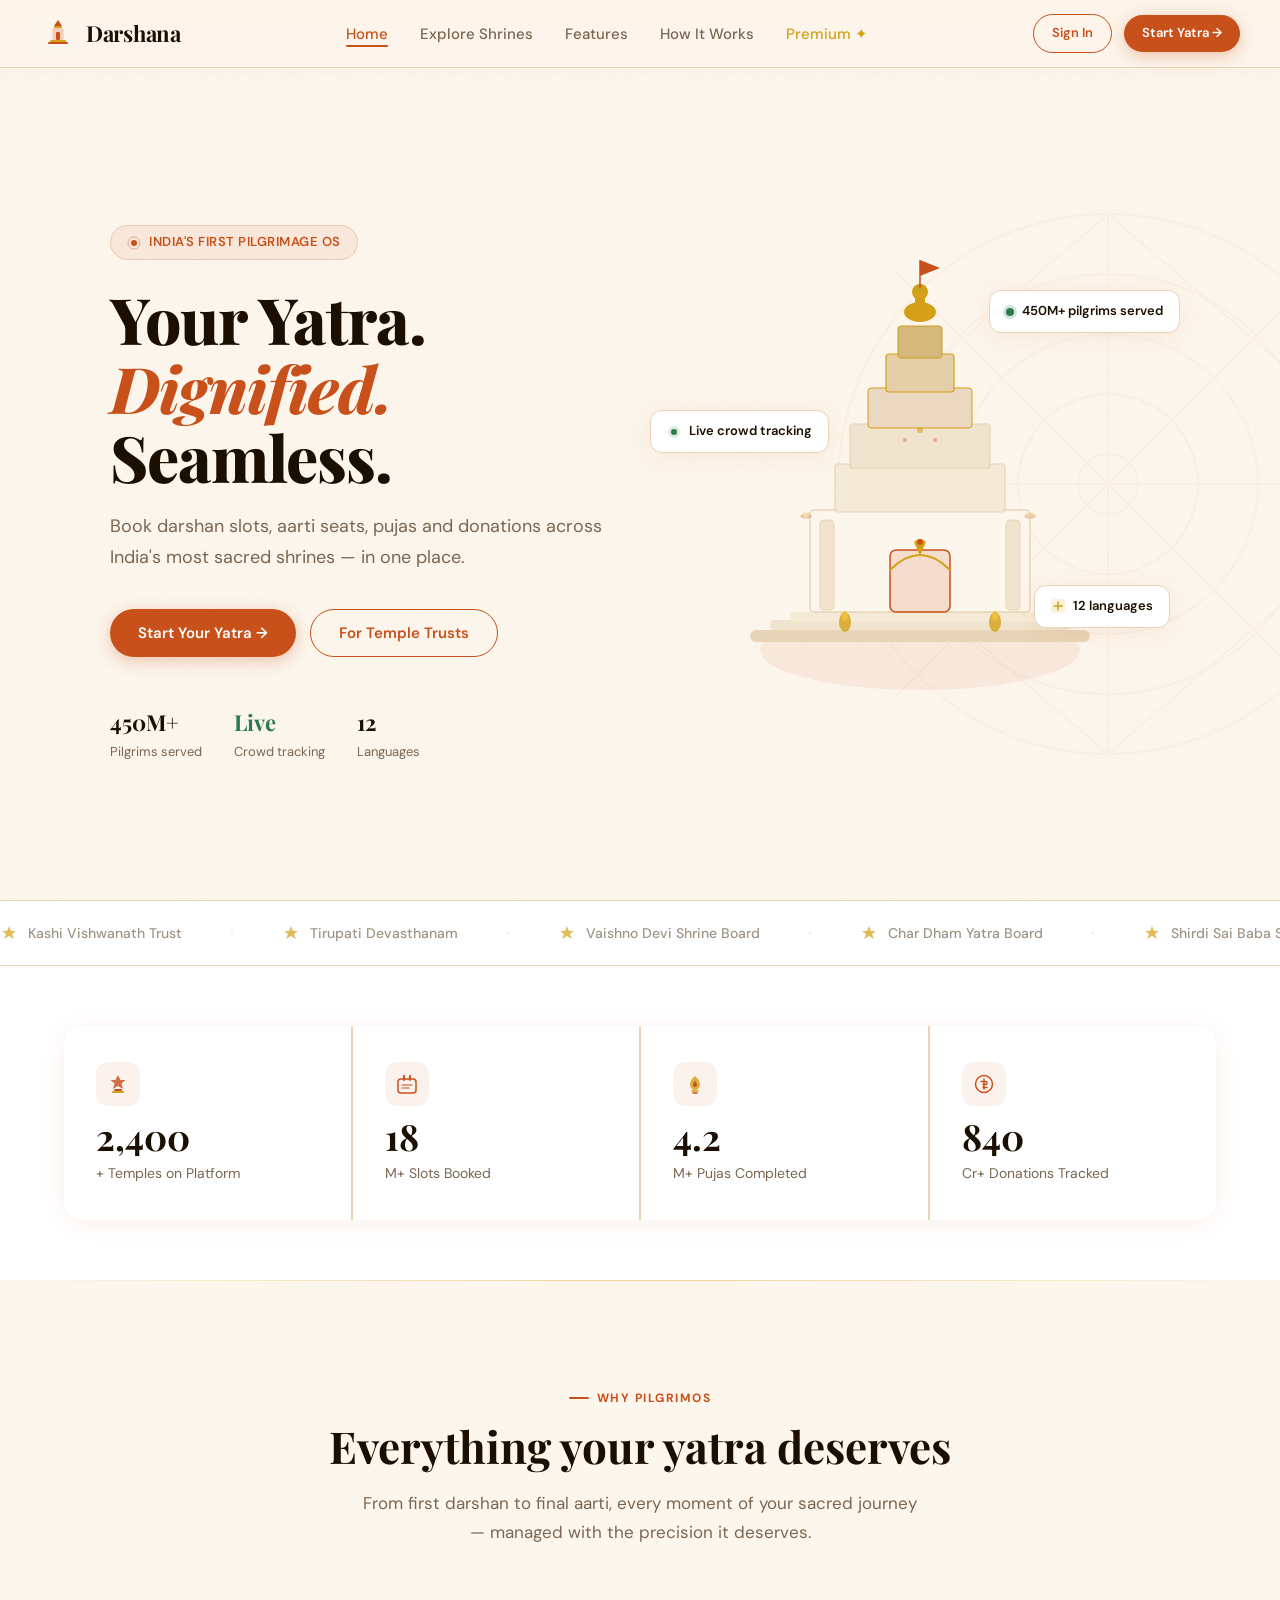
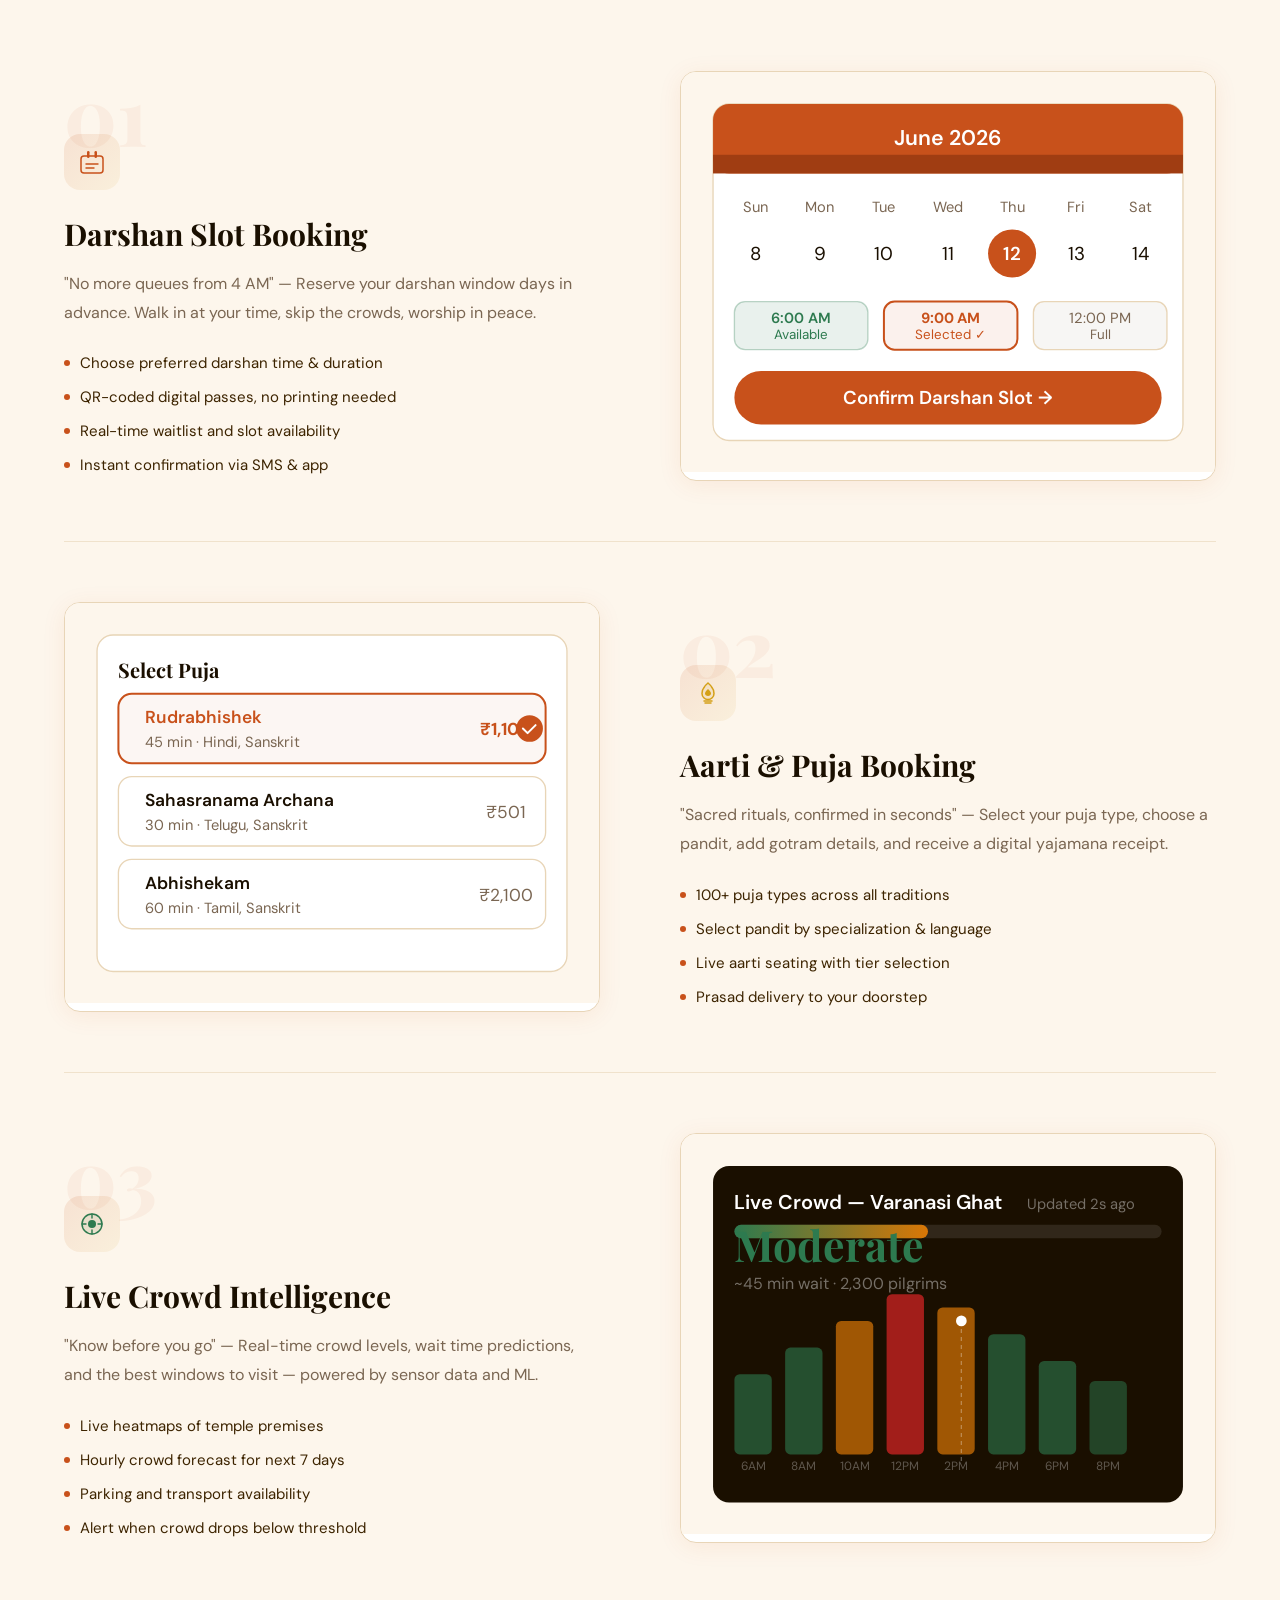
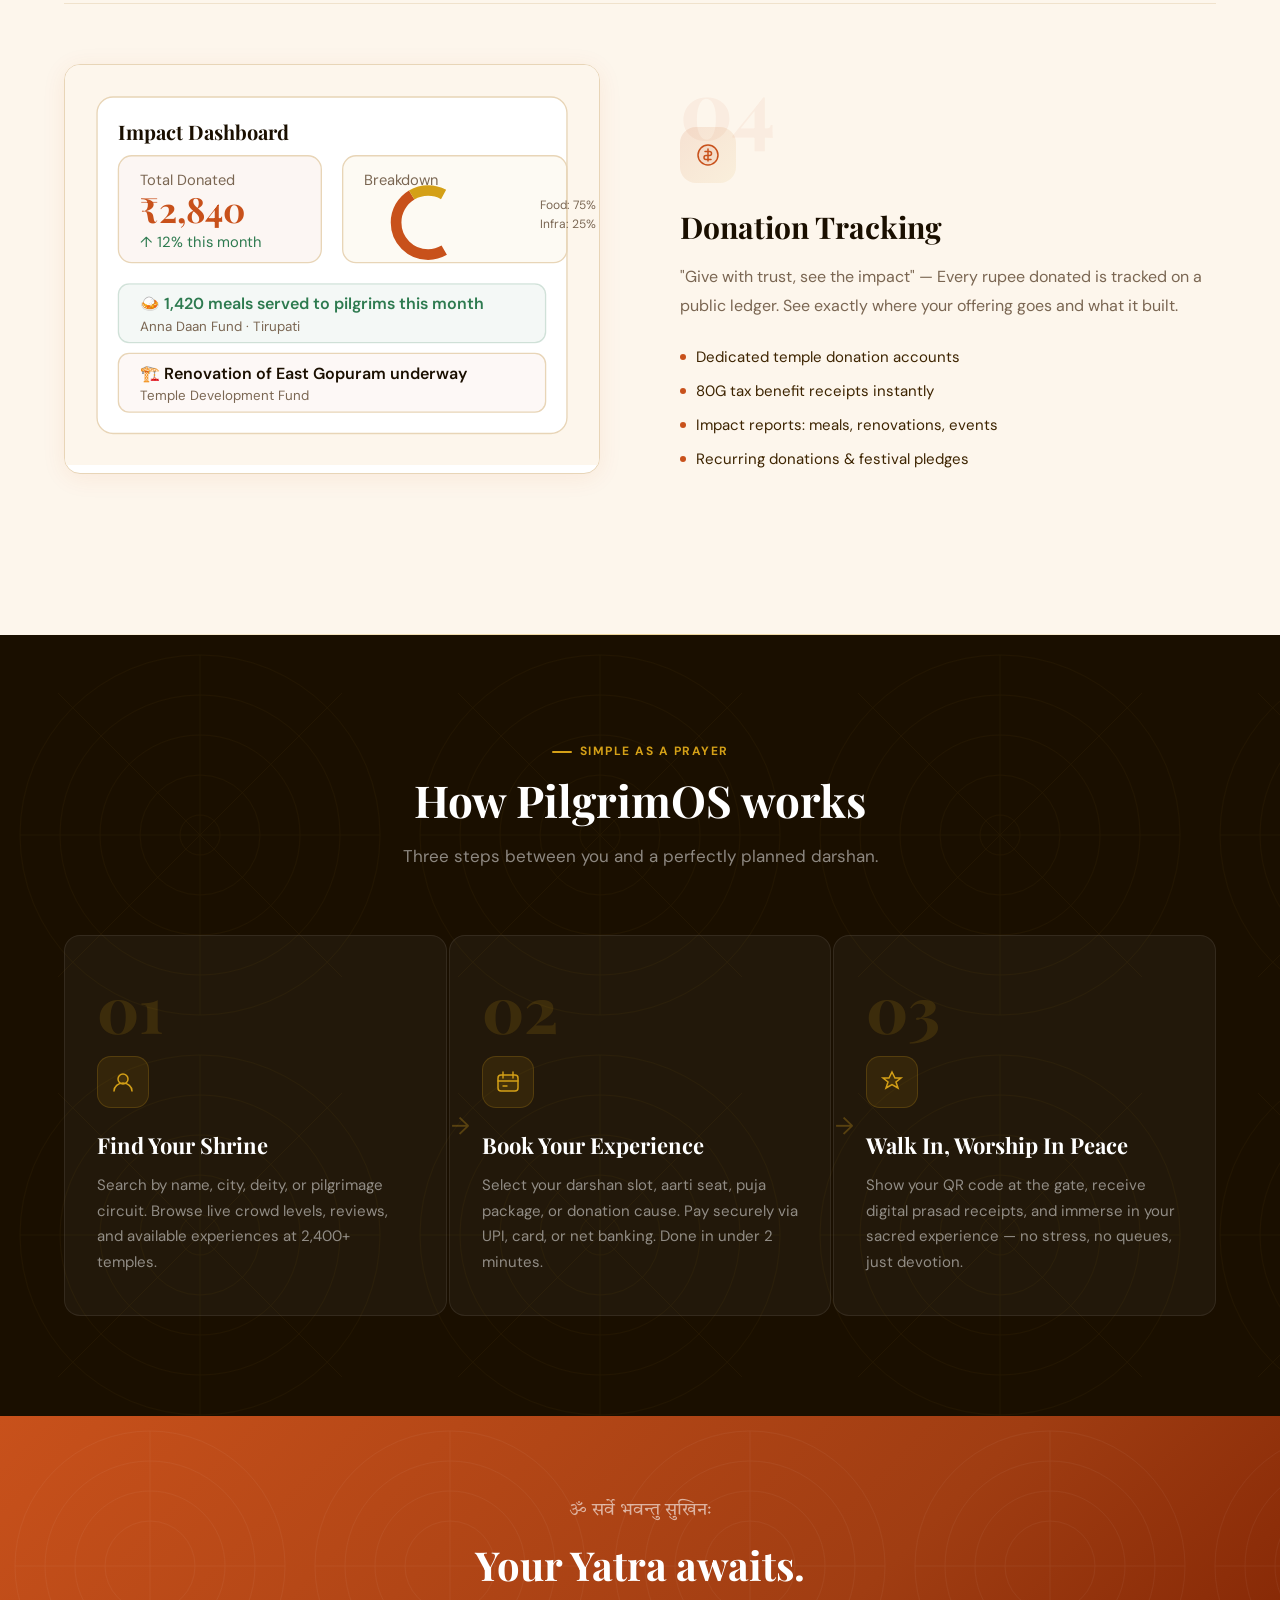
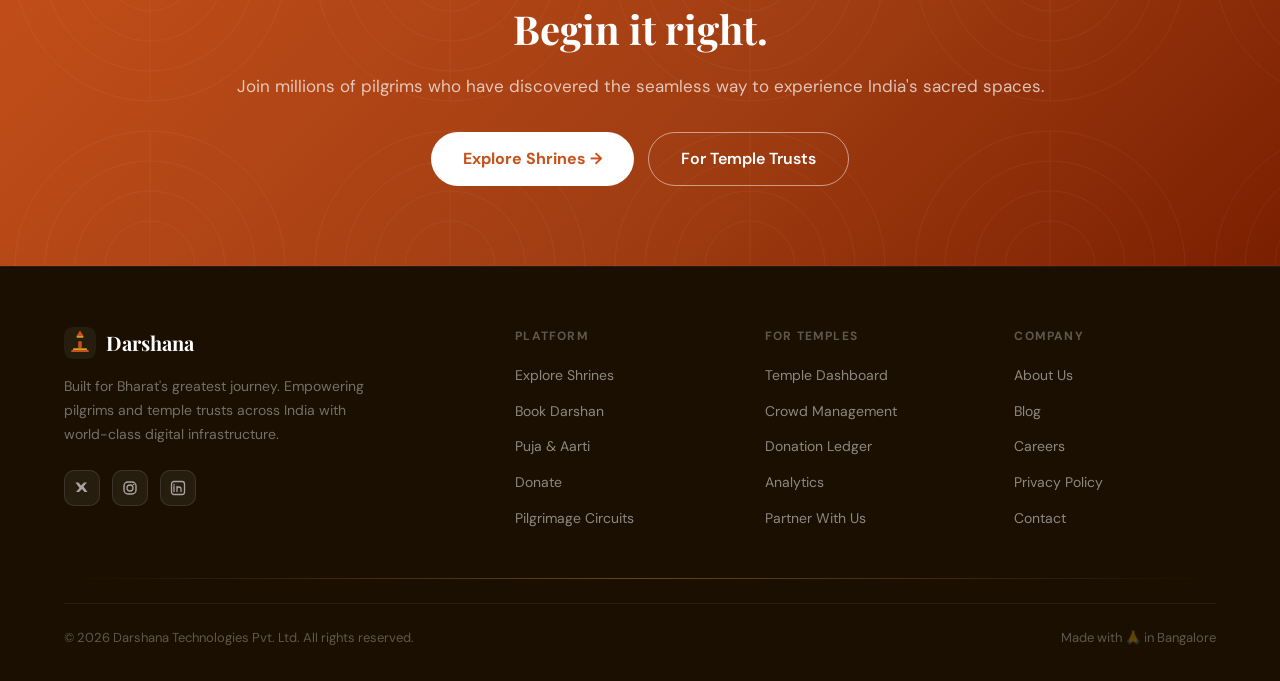
<file: index.html>
<!DOCTYPE html>
<html lang="en">
<head>
  <meta charset="UTF-8" />
  <meta name="viewport" content="width=device-width, initial-scale=1.0" />
  <title>Darshana — Your Yatra, Dignified & Seamless</title>
  <meta name="description" content="Book darshan slots, aarti seats, pujas and donations across India's most sacred shrines — in one place. Darshana: The premium pilgrimage platform for Bharat." />
  <link rel="stylesheet" href="styles.css" />
  <link rel="icon" href="data:image/svg+xml,<svg xmlns='http://www.w3.org/2000/svg' viewBox='0 0 32 32'><text y='26' font-size='28'>🛕</text></svg>" />
</head>
<body>

<!-- Hero gradient bar -->
<div class="hero-gradient-bar"></div>

<!-- ============================================================
     NAVBAR
============================================================ -->
<nav class="navbar" id="navbar">
  <div class="navbar-inner">
    <a href="index.html" class="nav-logo">
      <svg class="nav-logo-icon" viewBox="0 0 36 36" fill="none" xmlns="http://www.w3.org/2000/svg">
        <rect width="36" height="36" rx="10" fill="#FDF6EC"/>
        <path d="M18 4L22 10H14L18 4Z" fill="#C8511B"/>
        <rect x="14" y="10" width="8" height="2" rx="1" fill="#D4A017"/>
        <rect x="12" y="12" width="12" height="12" rx="2" fill="#C8511B" opacity="0.15"/>
        <path d="M13 12h10v12H13z" fill="#C8511B" opacity="0.1"/>
        <rect x="16" y="16" width="4" height="8" rx="1" fill="#C8511B"/>
        <rect x="10" y="24" width="16" height="2" rx="1" fill="#D4A017"/>
        <rect x="8" y="26" width="20" height="2" rx="1" fill="#C8511B"/>
      </svg>
      <span class="nav-logo-text">Darshana</span>
    </a>

    <ul class="nav-links">
      <li><a href="index.html" class="active">Home</a></li>
      <li><a href="explore.html">Explore Shrines</a></li>
      <li><a href="#features">Features</a></li>
      <li><a href="#how-it-works">How It Works</a></li>
      <li><a href="subscription.html" style="color: #D4A017;">Premium ✦</a></li>
    </ul>

    <div class="nav-actions">
      <a href="#" class="btn btn-ghost btn-sm" onclick="return false;">Sign In</a>
      <a href="explore.html" class="btn btn-primary btn-sm">Start Yatra →</a>
    </div>
  </div>
</nav>

<!-- ============================================================
     HERO
============================================================ -->
<section class="hero mandala-bg" id="hero">
  <div class="noise-overlay"></div>
  <div class="container">
    <div class="hero-grid">
      <!-- Left: Content -->
      <div class="hero-content">
        <div class="hero-eyebrow">
          <svg width="14" height="14" viewBox="0 0 14 14" fill="none">
            <circle cx="7" cy="7" r="3" fill="#C8511B"/>
            <circle cx="7" cy="7" r="6" stroke="#C8511B" stroke-width="1" fill="none" opacity="0.4"/>
          </svg>
          India's First Pilgrimage OS
        </div>
        <h1 class="hero-title">
          Your Yatra.<br/>
          <span class="highlight">Dignified.</span><br/>
          Seamless.
        </h1>
        <p class="hero-sub">
          Book darshan slots, aarti seats, pujas and donations across India's most sacred shrines — in one place.
        </p>
        <div class="hero-cta-group">
          <a href="explore.html" class="btn btn-primary" id="hero-cta-primary">
            Start Your Yatra &rarr;
          </a>
          <a href="#" class="btn btn-ghost" id="hero-cta-temple" onclick="return false;">
            For Temple Trusts
          </a>
        </div>
        <div class="hero-stats-row">
          <div class="hero-stat">
            <span class="hero-stat-num">450M+</span>
            <span class="hero-stat-label">Pilgrims served</span>
          </div>
          <div class="hero-stat">
            <span class="hero-stat-num" style="color:var(--success);">Live</span>
            <span class="hero-stat-label">Crowd tracking</span>
          </div>
          <div class="hero-stat">
            <span class="hero-stat-num">12</span>
            <span class="hero-stat-label">Languages</span>
          </div>
        </div>
      </div>

      <!-- Right: Shrine Visual -->
      <div class="hero-visual">
        <div class="shrine-illustration" style="position:relative;">
          <!-- Shrine SVG -->
          <svg viewBox="0 0 460 520" fill="none" xmlns="http://www.w3.org/2000/svg">
            <!-- Background glow -->
            <ellipse cx="230" cy="420" rx="160" ry="40" fill="rgba(200,81,27,0.08)"/>
            <!-- Ground -->
            <rect x="60" y="400" width="340" height="12" rx="6" fill="#E8D5B7"/>
            <!-- Steps -->
            <rect x="80" y="390" width="300" height="10" rx="4" fill="#F0E4CE"/>
            <rect x="100" y="382" width="260" height="10" rx="4" fill="#F5EAD5"/>
            <!-- Main structure -->
            <rect x="120" y="280" width="220" height="102" rx="4" fill="#FDF6EC" stroke="#E8D5B7" stroke-width="1.5"/>
            <!-- Pillar decorations -->
            <rect x="130" y="290" width="14" height="90" rx="4" fill="#F0E4CE" stroke="#E8D5B7" stroke-width="1"/>
            <rect x="316" y="290" width="14" height="90" rx="4" fill="#F0E4CE" stroke="#E8D5B7" stroke-width="1"/>
            <!-- Door -->
            <rect x="200" y="320" width="60" height="62" rx="6" fill="#C8511B" opacity="0.15"/>
            <rect x="200" y="320" width="60" height="62" rx="6" stroke="#C8511B" stroke-width="1.5" fill="none"/>
            <!-- Door arch -->
            <path d="M200 340 Q230 310 260 340" stroke="#D4A017" stroke-width="2" fill="none"/>
            <!-- Bell -->
            <path d="M230 326 L224 312 Q230 306 236 312 Z" fill="#D4A017"/>
            <circle cx="230" cy="312" r="3" fill="#C8511B"/>
            <!-- Shikhara tiers -->
            <rect x="145" y="234" width="170" height="48" rx="3" fill="#F5EAD5" stroke="#E8D5B7" stroke-width="1.2"/>
            <rect x="160" y="194" width="140" height="44" rx="3" fill="#F0E4CE" stroke="#E8D5B7" stroke-width="1.2"/>
            <rect x="178" y="158" width="104" height="40" rx="3" fill="#EAD9C0" stroke="#D4A017" stroke-width="1"/>
            <rect x="196" y="124" width="68" height="38" rx="3" fill="#E4CFA8" stroke="#D4A017" stroke-width="1.2"/>
            <rect x="208" y="96" width="44" height="32" rx="3" fill="#D4B87C" stroke="#C8A020" stroke-width="1"/>
            <!-- Kalash -->
            <ellipse cx="230" cy="82" rx="16" ry="10" fill="#D4A017"/>
            <rect x="225" y="66" width="10" height="18" rx="3" fill="#D4A017"/>
            <circle cx="230" cy="62" r="8" fill="#D4A017"/>
            <circle cx="230" cy="58" r="4" fill="#C8A020"/>
            <!-- Flag -->
            <line x1="230" y1="30" x2="230" y2="58" stroke="#C8511B" stroke-width="1.5"/>
            <path d="M230 30 L250 38 L230 46 Z" fill="#C8511B"/>
            <!-- Decorative dots on shikhara -->
            <circle cx="230" cy="200" r="3" fill="#D4A017" opacity="0.6"/>
            <circle cx="215" cy="210" r="2" fill="#C8511B" opacity="0.4"/>
            <circle cx="245" cy="210" r="2" fill="#C8511B" opacity="0.4"/>
            <!-- Lamp flames -->
            <ellipse cx="155" cy="392" rx="6" ry="10" fill="#D4A017" opacity="0.8"/>
            <ellipse cx="155" cy="386" rx="3" ry="5" fill="#F0C040" opacity="0.9"/>
            <ellipse cx="305" cy="392" rx="6" ry="10" fill="#D4A017" opacity="0.8"/>
            <ellipse cx="305" cy="386" rx="3" ry="5" fill="#F0C040" opacity="0.9"/>
            <!-- Lotus decorations -->
            <g opacity="0.3" transform="translate(106, 278)">
              <path d="M10 10 Q7 4 4 8 Q7 12 10 10Z" fill="#C8511B"/>
              <path d="M10 10 Q13 4 16 8 Q13 12 10 10Z" fill="#C8511B"/>
              <path d="M10 10 Q4 7 8 4 Q12 7 10 10Z" fill="#D4A017"/>
              <path d="M10 10 Q16 7 12 4 Q8 7 10 10Z" fill="#D4A017"/>
            </g>
            <g opacity="0.3" transform="translate(330, 278)">
              <path d="M10 10 Q7 4 4 8 Q7 12 10 10Z" fill="#C8511B"/>
              <path d="M10 10 Q13 4 16 8 Q13 12 10 10Z" fill="#C8511B"/>
              <path d="M10 10 Q4 7 8 4 Q12 7 10 10Z" fill="#D4A017"/>
              <path d="M10 10 Q16 7 12 4 Q8 7 10 10Z" fill="#D4A017"/>
            </g>
          </svg>

          <!-- Floating chips -->
          <div class="floating-chip" style="top: 60px; right: -30px;">
            <span class="chip-dot"></span>
            450M+ pilgrims served
          </div>
          <div class="floating-chip" style="top: 180px; left: -40px;">
            <svg width="14" height="14" viewBox="0 0 14 14" fill="none">
              <circle cx="7" cy="7" r="6" fill="rgba(45,122,79,0.15)"/>
              <circle cx="7" cy="7" r="3" fill="#2D7A4F"/>
            </svg>
            Live crowd tracking
          </div>
          <div class="floating-chip" style="bottom: 130px; right: -20px;">
            <svg width="14" height="14" viewBox="0 0 14 14" fill="none">
              <rect width="14" height="14" rx="4" fill="rgba(212,160,23,0.15)"/>
              <path d="M3 7h8M7 3v8" stroke="#D4A017" stroke-width="1.5" stroke-linecap="round"/>
            </svg>
            12 languages
          </div>
        </div>
      </div>
    </div>
  </div>
</section>

<!-- ============================================================
     TRUST BAR
============================================================ -->
<div class="trust-bar">
  <div class="marquee-track" id="marquee">
    <!-- Items duplicated for seamless loop -->
    <div class="trust-item">
      <svg width="18" height="18" viewBox="0 0 18 18" fill="none"><path d="M9 2L11 7H16L12 10L14 15L9 12L4 15L6 10L2 7H7L9 2Z" fill="#D4A017"/></svg>
      Kashi Vishwanath Trust
    </div>
    <span class="trust-sep">·</span>
    <div class="trust-item">
      <svg width="18" height="18" viewBox="0 0 18 18" fill="none"><path d="M9 2L11 7H16L12 10L14 15L9 12L4 15L6 10L2 7H7L9 2Z" fill="#D4A017"/></svg>
      Tirupati Devasthanam
    </div>
    <span class="trust-sep">·</span>
    <div class="trust-item">
      <svg width="18" height="18" viewBox="0 0 18 18" fill="none"><path d="M9 2L11 7H16L12 10L14 15L9 12L4 15L6 10L2 7H7L9 2Z" fill="#D4A017"/></svg>
      Vaishno Devi Shrine Board
    </div>
    <span class="trust-sep">·</span>
    <div class="trust-item">
      <svg width="18" height="18" viewBox="0 0 18 18" fill="none"><path d="M9 2L11 7H16L12 10L14 15L9 12L4 15L6 10L2 7H7L9 2Z" fill="#D4A017"/></svg>
      Char Dham Yatra Board
    </div>
    <span class="trust-sep">·</span>
    <div class="trust-item">
      <svg width="18" height="18" viewBox="0 0 18 18" fill="none"><path d="M9 2L11 7H16L12 10L14 15L9 12L4 15L6 10L2 7H7L9 2Z" fill="#D4A017"/></svg>
      Shirdi Sai Baba Sansthan
    </div>
    <span class="trust-sep">·</span>
    <div class="trust-item">
      <svg width="18" height="18" viewBox="0 0 18 18" fill="none"><path d="M9 2L11 7H16L12 10L14 15L9 12L4 15L6 10L2 7H7L9 2Z" fill="#D4A017"/></svg>
      Puri Jagannath Temple
    </div>
    <span class="trust-sep">·</span>
    <!-- Duplicate for seamless loop -->
    <div class="trust-item">
      <svg width="18" height="18" viewBox="0 0 18 18" fill="none"><path d="M9 2L11 7H16L12 10L14 15L9 12L4 15L6 10L2 7H7L9 2Z" fill="#D4A017"/></svg>
      Kashi Vishwanath Trust
    </div>
    <span class="trust-sep">·</span>
    <div class="trust-item">
      <svg width="18" height="18" viewBox="0 0 18 18" fill="none"><path d="M9 2L11 7H16L12 10L14 15L9 12L4 15L6 10L2 7H7L9 2Z" fill="#D4A017"/></svg>
      Tirupati Devasthanam
    </div>
    <span class="trust-sep">·</span>
    <div class="trust-item">
      <svg width="18" height="18" viewBox="0 0 18 18" fill="none"><path d="M9 2L11 7H16L12 10L14 15L9 12L4 15L6 10L2 7H7L9 2Z" fill="#D4A017"/></svg>
      Vaishno Devi Shrine Board
    </div>
    <span class="trust-sep">·</span>
    <div class="trust-item">
      <svg width="18" height="18" viewBox="0 0 18 18" fill="none"><path d="M9 2L11 7H16L12 10L14 15L9 12L4 15L6 10L2 7H7L9 2Z" fill="#D4A017"/></svg>
      Char Dham Yatra Board
    </div>
    <span class="trust-sep">·</span>
    <div class="trust-item">
      <svg width="18" height="18" viewBox="0 0 18 18" fill="none"><path d="M9 2L11 7H16L12 10L14 15L9 12L4 15L6 10L2 7H7L9 2Z" fill="#D4A017"/></svg>
      Shirdi Sai Baba Sansthan
    </div>
    <span class="trust-sep">·</span>
    <div class="trust-item">
      <svg width="18" height="18" viewBox="0 0 18 18" fill="none"><path d="M9 2L11 7H16L12 10L14 15L9 12L4 15L6 10L2 7H7L9 2Z" fill="#D4A017"/></svg>
      Puri Jagannath Temple
    </div>
  </div>
</div>

<!-- ============================================================
     STATS ROW
============================================================ -->
<section class="stats-section">
  <div class="container">
    <div class="stats-grid">
      <div class="stat-card fade-up">
        <div class="stat-icon">
          <svg width="22" height="22" viewBox="0 0 22 22" fill="none">
            <path d="M11 2L13.5 7H18.5L14.5 10.5L16 16L11 13L6 16L7.5 10.5L3.5 7H8.5L11 2Z" fill="#C8511B" opacity="0.8"/>
            <rect x="7" y="16" width="8" height="2" rx="1" fill="#C8511B"/>
            <rect x="5" y="18" width="12" height="2" rx="1" fill="#D4A017"/>
          </svg>
        </div>
        <div class="stat-number" data-count="2400">0</div>
        <div class="stat-label">+ Temples on Platform</div>
      </div>
      <div class="stat-card fade-up">
        <div class="stat-icon">
          <svg width="22" height="22" viewBox="0 0 22 22" fill="none">
            <rect x="2" y="6" width="18" height="14" rx="3" stroke="#C8511B" stroke-width="1.5" fill="none"/>
            <rect x="7" y="2" width="2" height="6" rx="1" fill="#C8511B"/>
            <rect x="13" y="2" width="2" height="6" rx="1" fill="#C8511B"/>
            <path d="M6 12h10M6 15h7" stroke="#C8511B" stroke-width="1.2" stroke-linecap="round"/>
          </svg>
        </div>
        <div class="stat-number" data-count="18">0</div>
        <div class="stat-label">M+ Slots Booked</div>
      </div>
      <div class="stat-card fade-up">
        <div class="stat-icon">
          <svg width="22" height="22" viewBox="0 0 22 22" fill="none">
            <path d="M11 3C11 3 6 7 6 11.5C6 14.5 8.2 17 11 17C13.8 17 16 14.5 16 11.5C16 7 11 3 11 3Z" fill="#D4A017" opacity="0.8"/>
            <path d="M11 8C11 8 9 10 9 12C9 13.1 9.9 14 11 14C12.1 14 13 13.1 13 12C13 10 11 8 11 8Z" fill="#C8511B"/>
            <path d="M8 18h6" stroke="#D4A017" stroke-width="1.5" stroke-linecap="round"/>
            <path d="M9 20h4" stroke="#C8511B" stroke-width="1.5" stroke-linecap="round"/>
          </svg>
        </div>
        <div class="stat-number" data-count="4.2">0</div>
        <div class="stat-label">M+ Pujas Completed</div>
      </div>
      <div class="stat-card fade-up">
        <div class="stat-icon">
          <svg width="22" height="22" viewBox="0 0 22 22" fill="none">
            <circle cx="11" cy="11" r="8.5" stroke="#C8511B" stroke-width="1.5" fill="none"/>
            <path d="M11 6v10M8 8.5h4.5a1.5 1.5 0 010 3H9.5a1.5 1.5 0 010 3H14" stroke="#C8511B" stroke-width="1.4" stroke-linecap="round"/>
          </svg>
        </div>
        <div class="stat-number" data-count="840">0</div>
        <div class="stat-label">Cr+ Donations Tracked</div>
      </div>
    </div>
  </div>
</section>

<div class="gold-divider"></div>

<!-- ============================================================
     FEATURES
============================================================ -->
<section class="features-section" id="features">
  <div class="container">
    <div style="text-align:center; margin-bottom:64px;" class="fade-up">
      <div class="section-label">Why PilgrimOS</div>
      <h2 class="section-title">Everything your yatra deserves</h2>
      <p class="section-sub" style="margin: 0 auto;">From first darshan to final aarti, every moment of your sacred journey — managed with the precision it deserves.</p>
    </div>

    <!-- Feature 1 -->
    <div class="feature-block fade-up">
      <div class="feature-content">
        <div class="feature-number">01</div>
        <div class="feature-icon-wrap">
          <svg width="28" height="28" viewBox="0 0 28 28" fill="none">
            <rect x="3" y="8" width="22" height="17" rx="3" stroke="#C8511B" stroke-width="1.5" fill="none"/>
            <rect x="9" y="3" width="2.5" height="7" rx="1.25" fill="#C8511B"/>
            <rect x="16.5" y="3" width="2.5" height="7" rx="1.25" fill="#C8511B"/>
            <path d="M8 16h12M8 20h8" stroke="#C8511B" stroke-width="1.4" stroke-linecap="round"/>
          </svg>
        </div>
        <h3 class="feature-title">Darshan Slot Booking</h3>
        <p class="feature-desc">"No more queues from 4 AM" — Reserve your darshan window days in advance. Walk in at your time, skip the crowds, worship in peace.</p>
        <ul class="feature-bullets">
          <li><span class="bullet-dot"></span>Choose preferred darshan time & duration</li>
          <li><span class="bullet-dot"></span>QR-coded digital passes, no printing needed</li>
          <li><span class="bullet-dot"></span>Real-time waitlist and slot availability</li>
          <li><span class="bullet-dot"></span>Instant confirmation via SMS & app</li>
        </ul>
      </div>
      <div class="feature-visual">
        <svg viewBox="0 0 400 300" fill="none" xmlns="http://www.w3.org/2000/svg" style="width:100%;">
          <rect width="400" height="300" fill="#FDF6EC"/>
          <rect x="24" y="24" width="352" height="252" rx="12" fill="white" stroke="#E8D5B7" stroke-width="1"/>
          <!-- Calendar header -->
          <rect x="24" y="24" width="352" height="52" rx="12" fill="#C8511B"/>
          <rect x="24" y="62" width="352" height="14" fill="#A03D12"/>
          <text x="200" y="55" text-anchor="middle" fill="white" font-size="16" font-family="DM Sans, sans-serif" font-weight="600">June 2026</text>
          <!-- Calendar days -->
          <text x="56" y="105" text-anchor="middle" fill="#7A6652" font-size="11" font-family="DM Sans">Sun</text>
          <text x="104" y="105" text-anchor="middle" fill="#7A6652" font-size="11" font-family="DM Sans">Mon</text>
          <text x="152" y="105" text-anchor="middle" fill="#7A6652" font-size="11" font-family="DM Sans">Tue</text>
          <text x="200" y="105" text-anchor="middle" fill="#7A6652" font-size="11" font-family="DM Sans">Wed</text>
          <text x="248" y="105" text-anchor="middle" fill="#7A6652" font-size="11" font-family="DM Sans">Thu</text>
          <text x="296" y="105" text-anchor="middle" fill="#7A6652" font-size="11" font-family="DM Sans">Fri</text>
          <text x="344" y="105" text-anchor="middle" fill="#7A6652" font-size="11" font-family="DM Sans">Sat</text>
          <!-- Date cells -->
          <circle cx="248" cy="136" r="18" fill="#C8511B"/>
          <text x="248" y="141" text-anchor="middle" fill="white" font-size="14" font-family="DM Sans" font-weight="600">12</text>
          <text x="56" y="141" text-anchor="middle" fill="#1A0F00" font-size="14" font-family="DM Sans">8</text>
          <text x="104" y="141" text-anchor="middle" fill="#1A0F00" font-size="14" font-family="DM Sans">9</text>
          <text x="152" y="141" text-anchor="middle" fill="#1A0F00" font-size="14" font-family="DM Sans">10</text>
          <text x="200" y="141" text-anchor="middle" fill="#1A0F00" font-size="14" font-family="DM Sans">11</text>
          <text x="296" y="141" text-anchor="middle" fill="#1A0F00" font-size="14" font-family="DM Sans">13</text>
          <text x="344" y="141" text-anchor="middle" fill="#1A0F00" font-size="14" font-family="DM Sans">14</text>
          <!-- Time slots -->
          <rect x="40" y="172" width="100" height="36" rx="8" fill="rgba(45,122,79,0.1)" stroke="rgba(45,122,79,0.3)" stroke-width="1"/>
          <text x="90" y="188" text-anchor="middle" fill="#2D7A4F" font-size="11" font-family="DM Sans" font-weight="600">6:00 AM</text>
          <text x="90" y="200" text-anchor="middle" fill="#2D7A4F" font-size="10" font-family="DM Sans">Available</text>
          <rect x="152" y="172" width="100" height="36" rx="8" fill="rgba(200,81,27,0.08)" stroke="#C8511B" stroke-width="1.5"/>
          <text x="202" y="188" text-anchor="middle" fill="#C8511B" font-size="11" font-family="DM Sans" font-weight="700">9:00 AM</text>
          <text x="202" y="200" text-anchor="middle" fill="#C8511B" font-size="10" font-family="DM Sans">Selected ✓</text>
          <rect x="264" y="172" width="100" height="36" rx="8" fill="rgba(120,96,72,0.06)" stroke="#E8D5B7" stroke-width="1"/>
          <text x="314" y="188" text-anchor="middle" fill="#7A6652" font-size="11" font-family="DM Sans">12:00 PM</text>
          <text x="314" y="200" text-anchor="middle" fill="#7A6652" font-size="10" font-family="DM Sans">Full</text>
          <!-- Book button -->
          <rect x="40" y="224" width="320" height="40" rx="20" fill="#C8511B"/>
          <text x="200" y="249" text-anchor="middle" fill="white" font-size="14" font-family="DM Sans" font-weight="600">Confirm Darshan Slot →</text>
        </svg>
      </div>
    </div>

    <!-- Feature 2 -->
    <div class="feature-block reverse fade-up">
      <div class="feature-content">
        <div class="feature-number">02</div>
        <div class="feature-icon-wrap">
          <svg width="28" height="28" viewBox="0 0 28 28" fill="none">
            <path d="M14 4C14 4 8 9 8 14.5C8 17.9 10.7 20.5 14 20.5C17.3 20.5 20 17.9 20 14.5C20 9 14 4 14 4Z" stroke="#D4A017" stroke-width="1.5" fill="rgba(212,160,23,0.1)"/>
            <path d="M14 10C14 10 11 12.5 11 14.5C11 16 12.3 17 14 17C15.7 17 17 16 17 14.5C17 12.5 14 10 14 10Z" fill="#D4A017"/>
            <path d="M10 22h8M11 24h6" stroke="#D4A017" stroke-width="1.5" stroke-linecap="round"/>
          </svg>
        </div>
        <h3 class="feature-title">Aarti & Puja Booking</h3>
        <p class="feature-desc">"Sacred rituals, confirmed in seconds" — Select your puja type, choose a pandit, add gotram details, and receive a digital yajamana receipt.</p>
        <ul class="feature-bullets">
          <li><span class="bullet-dot"></span>100+ puja types across all traditions</li>
          <li><span class="bullet-dot"></span>Select pandit by specialization & language</li>
          <li><span class="bullet-dot"></span>Live aarti seating with tier selection</li>
          <li><span class="bullet-dot"></span>Prasad delivery to your doorstep</li>
        </ul>
      </div>
      <div class="feature-visual">
        <svg viewBox="0 0 400 300" fill="none" xmlns="http://www.w3.org/2000/svg" style="width:100%;">
          <rect width="400" height="300" fill="#FDF6EC"/>
          <rect x="24" y="24" width="352" height="252" rx="12" fill="white" stroke="#E8D5B7"/>
          <!-- Puja list -->
          <text x="40" y="56" fill="#1A0F00" font-size="15" font-family="Playfair Display, serif" font-weight="700">Select Puja</text>
          <!-- Puja items -->
          <rect x="40" y="68" width="320" height="52" rx="10" fill="rgba(200,81,27,0.05)" stroke="#C8511B" stroke-width="1.5"/>
          <text x="60" y="90" fill="#C8511B" font-size="13" font-family="DM Sans" font-weight="600">Rudrabhishek</text>
          <text x="60" y="108" fill="#7A6652" font-size="11" font-family="DM Sans">45 min · Hindi, Sanskrit</text>
          <text x="330" y="99" text-anchor="middle" fill="#C8511B" font-size="13" font-family="DM Sans" font-weight="700">₹1,100</text>
          <rect x="40" y="130" width="320" height="52" rx="10" fill="white" stroke="#E8D5B7"/>
          <text x="60" y="152" fill="#1A0F00" font-size="13" font-family="DM Sans" font-weight="600">Sahasranama Archana</text>
          <text x="60" y="170" fill="#7A6652" font-size="11" font-family="DM Sans">30 min · Telugu, Sanskrit</text>
          <text x="330" y="161" text-anchor="middle" fill="#7A6652" font-size="13" font-family="DM Sans">₹501</text>
          <rect x="40" y="192" width="320" height="52" rx="10" fill="white" stroke="#E8D5B7"/>
          <text x="60" y="214" fill="#1A0F00" font-size="13" font-family="DM Sans" font-weight="600">Abhishekam</text>
          <text x="60" y="232" fill="#7A6652" font-size="11" font-family="DM Sans">60 min · Tamil, Sanskrit</text>
          <text x="330" y="223" text-anchor="middle" fill="#7A6652" font-size="13" font-family="DM Sans">₹2,100</text>
          <!-- Check mark on selected -->
          <circle cx="348" cy="94" r="10" fill="#C8511B"/>
          <path d="M343 94l3.5 3.5 6-6" stroke="white" stroke-width="1.5" stroke-linecap="round" stroke-linejoin="round"/>
        </svg>
      </div>
    </div>

    <!-- Feature 3 -->
    <div class="feature-block fade-up">
      <div class="feature-content">
        <div class="feature-number">03</div>
        <div class="feature-icon-wrap">
          <svg width="28" height="28" viewBox="0 0 28 28" fill="none">
            <circle cx="14" cy="14" r="10" stroke="#2D7A4F" stroke-width="1.5" fill="rgba(45,122,79,0.08)"/>
            <circle cx="14" cy="14" r="4" fill="#2D7A4F"/>
            <path d="M14 4v4M14 20v4M4 14h4M20 14h4" stroke="#2D7A4F" stroke-width="1.4" stroke-linecap="round"/>
          </svg>
        </div>
        <h3 class="feature-title">Live Crowd Intelligence</h3>
        <p class="feature-desc">"Know before you go" — Real-time crowd levels, wait time predictions, and the best windows to visit — powered by sensor data and ML.</p>
        <ul class="feature-bullets">
          <li><span class="bullet-dot"></span>Live heatmaps of temple premises</li>
          <li><span class="bullet-dot"></span>Hourly crowd forecast for next 7 days</li>
          <li><span class="bullet-dot"></span>Parking and transport availability</li>
          <li><span class="bullet-dot"></span>Alert when crowd drops below threshold</li>
        </ul>
      </div>
      <div class="feature-visual">
        <svg viewBox="0 0 400 300" fill="none" xmlns="http://www.w3.org/2000/svg" style="width:100%;">
          <rect width="400" height="300" fill="#FDF6EC"/>
          <rect x="24" y="24" width="352" height="252" rx="12" fill="#1A0F00"/>
          <text x="40" y="56" fill="white" font-size="15" font-family="DM Sans" font-weight="600">Live Crowd — Varanasi Ghat</text>
          <text x="340" y="56" text-anchor="end" fill="rgba(255,255,255,0.4)" font-size="11" font-family="DM Sans">Updated 2s ago</text>
          <!-- Heat bar -->
          <rect x="40" y="68" width="320" height="10" rx="5" fill="rgba(255,255,255,0.1)"/>
          <rect x="40" y="68" width="145" height="10" rx="5" fill="url(#crowdGrad)"/>
          <defs>
            <linearGradient id="crowdGrad" x1="0" y1="0" x2="1" y2="0">
              <stop offset="0%" stop-color="#2D7A4F"/>
              <stop offset="100%" stop-color="#D97706"/>
            </linearGradient>
          </defs>
          <text x="40" y="96" fill="#2D7A4F" font-size="32" font-family="Playfair Display, serif" font-weight="700">Moderate</text>
          <text x="40" y="116" fill="rgba(255,255,255,0.4)" font-size="12" font-family="DM Sans">~45 min wait · 2,300 pilgrims</text>
          <!-- Chart bars -->
          <rect x="40" y="180" width="28" height="60" rx="4" fill="rgba(45,122,79,0.6)"/>
          <rect x="78" y="160" width="28" height="80" rx="4" fill="rgba(45,122,79,0.6)"/>
          <rect x="116" y="140" width="28" height="100" rx="4" fill="rgba(217,119,6,0.7)"/>
          <rect x="154" y="120" width="28" height="120" rx="4" fill="rgba(220,38,38,0.7)"/>
          <rect x="192" y="130" width="28" height="110" rx="4" fill="rgba(217,119,6,0.7)"/>
          <rect x="230" y="150" width="28" height="90" rx="4" fill="rgba(45,122,79,0.6)"/>
          <rect x="268" y="170" width="28" height="70" rx="4" fill="rgba(45,122,79,0.6)"/>
          <rect x="306" y="185" width="28" height="55" rx="4" fill="rgba(45,122,79,0.5)"/>
          <!-- Labels -->
          <text x="54" y="252" text-anchor="middle" fill="rgba(255,255,255,0.3)" font-size="9" font-family="DM Sans">6AM</text>
          <text x="92" y="252" text-anchor="middle" fill="rgba(255,255,255,0.3)" font-size="9" font-family="DM Sans">8AM</text>
          <text x="130" y="252" text-anchor="middle" fill="rgba(255,255,255,0.3)" font-size="9" font-family="DM Sans">10AM</text>
          <text x="168" y="252" text-anchor="middle" fill="rgba(255,255,255,0.3)" font-size="9" font-family="DM Sans">12PM</text>
          <text x="206" y="252" text-anchor="middle" fill="rgba(255,255,255,0.3)" font-size="9" font-family="DM Sans">2PM</text>
          <text x="244" y="252" text-anchor="middle" fill="rgba(255,255,255,0.3)" font-size="9" font-family="DM Sans">4PM</text>
          <text x="282" y="252" text-anchor="middle" fill="rgba(255,255,255,0.3)" font-size="9" font-family="DM Sans">6PM</text>
          <text x="320" y="252" text-anchor="middle" fill="rgba(255,255,255,0.3)" font-size="9" font-family="DM Sans">8PM</text>
          <!-- Current indicator -->
          <line x1="210" y1="140" x2="210" y2="245" stroke="white" stroke-width="1" stroke-dasharray="3,3" opacity="0.3"/>
          <circle cx="210" cy="140" r="4" fill="white"/>
        </svg>
      </div>
    </div>

    <!-- Feature 4 -->
    <div class="feature-block reverse fade-up">
      <div class="feature-content">
        <div class="feature-number">04</div>
        <div class="feature-icon-wrap">
          <svg width="28" height="28" viewBox="0 0 28 28" fill="none">
            <circle cx="14" cy="14" r="10" stroke="#C8511B" stroke-width="1.5" fill="rgba(200,81,27,0.08)"/>
            <path d="M14 8v12M11 10.5h4.5a2 2 0 010 4H12a2 2 0 000 4H17" stroke="#C8511B" stroke-width="1.5" stroke-linecap="round"/>
          </svg>
        </div>
        <h3 class="feature-title">Donation Tracking</h3>
        <p class="feature-desc">"Give with trust, see the impact" — Every rupee donated is tracked on a public ledger. See exactly where your offering goes and what it built.</p>
        <ul class="feature-bullets">
          <li><span class="bullet-dot"></span>Dedicated temple donation accounts</li>
          <li><span class="bullet-dot"></span>80G tax benefit receipts instantly</li>
          <li><span class="bullet-dot"></span>Impact reports: meals, renovations, events</li>
          <li><span class="bullet-dot"></span>Recurring donations & festival pledges</li>
        </ul>
      </div>
      <div class="feature-visual">
        <svg viewBox="0 0 400 300" fill="none" xmlns="http://www.w3.org/2000/svg" style="width:100%;">
          <rect width="400" height="300" fill="#FDF6EC"/>
          <rect x="24" y="24" width="352" height="252" rx="12" fill="white" stroke="#E8D5B7"/>
          <text x="40" y="56" fill="#1A0F00" font-size="15" font-family="Playfair Display, serif" font-weight="700">Impact Dashboard</text>
          <!-- Amount raised -->
          <rect x="40" y="68" width="152" height="80" rx="10" fill="rgba(200,81,27,0.05)" stroke="#E8D5B7"/>
          <text x="56" y="90" fill="#7A6652" font-size="11" font-family="DM Sans">Total Donated</text>
          <text x="56" y="118" fill="#C8511B" font-size="26" font-family="Playfair Display, serif" font-weight="700">₹2,840</text>
          <text x="56" y="136" fill="#2D7A4F" font-size="11" font-family="DM Sans">↑ 12% this month</text>
          <!-- Breakdown donut placeholder -->
          <rect x="208" y="68" width="168" height="80" rx="10" fill="rgba(212,160,23,0.05)" stroke="#E8D5B7"/>
          <text x="224" y="90" fill="#7A6652" font-size="11" font-family="DM Sans">Breakdown</text>
          <circle cx="272" cy="118" r="24" stroke="#C8511B" stroke-width="8" fill="none" stroke-dasharray="75 100" stroke-dashoffset="-25"/>
          <circle cx="272" cy="118" r="24" stroke="#D4A017" stroke-width="8" fill="none" stroke-dasharray="25 100" stroke-dashoffset="-100"/>
          <text x="356" y="108" fill="#7A6652" font-size="9" font-family="DM Sans">Food: 75%</text>
          <text x="356" y="122" fill="#7A6652" font-size="9" font-family="DM Sans">Infra: 25%</text>
          <!-- Impact items -->
          <rect x="40" y="164" width="320" height="44" rx="8" fill="rgba(45,122,79,0.05)" stroke="rgba(45,122,79,0.2)"/>
          <text x="56" y="183" fill="#2D7A4F" font-size="12" font-family="DM Sans" font-weight="600">🍛 1,420 meals served to pilgrims this month</text>
          <text x="56" y="199" fill="#7A6652" font-size="10" font-family="DM Sans">Anna Daan Fund · Tirupati</text>
          <rect x="40" y="216" width="320" height="44" rx="8" fill="rgba(200,81,27,0.04)" stroke="#E8D5B7"/>
          <text x="56" y="235" fill="#1A0F00" font-size="12" font-family="DM Sans" font-weight="600">🏗️ Renovation of East Gopuram underway</text>
          <text x="56" y="251" fill="#7A6652" font-size="10" font-family="DM Sans">Temple Development Fund</text>
        </svg>
      </div>
    </div>
  </div>
</section>

<div class="gold-divider"></div>

<!-- ============================================================
     HOW IT WORKS
============================================================ -->
<section class="how-section" id="how-it-works">
  <div class="container">
    <div class="how-header">
      <div class="section-label">Simple as a prayer</div>
      <h2 class="section-title">How PilgrimOS works</h2>
      <p class="section-sub">Three steps between you and a perfectly planned darshan.</p>
    </div>
    <div class="steps-grid">
      <div class="step-card fade-up" style="position:relative;">
        <div class="step-num">01</div>
        <div class="step-icon">
          <svg width="26" height="26" viewBox="0 0 26 26" fill="none">
            <circle cx="13" cy="10" r="5" stroke="#D4A017" stroke-width="1.5" fill="rgba(212,160,23,0.1)"/>
            <path d="M4 22C4 17.6 8.1 14 13 14C17.9 14 22 17.6 22 22" stroke="#D4A017" stroke-width="1.5" stroke-linecap="round" fill="none"/>
          </svg>
        </div>
        <h3 class="step-title">Find Your Shrine</h3>
        <p class="step-desc">Search by name, city, deity, or pilgrimage circuit. Browse live crowd levels, reviews, and available experiences at 2,400+ temples.</p>
        <div class="step-connector">→</div>
      </div>
      <div class="step-card fade-up">
        <div class="step-num">02</div>
        <div class="step-icon">
          <svg width="26" height="26" viewBox="0 0 26 26" fill="none">
            <rect x="3" y="6" width="20" height="16" rx="3" stroke="#D4A017" stroke-width="1.5" fill="rgba(212,160,23,0.1)"/>
            <path d="M8 3v6M18 3v6M3 12h20" stroke="#D4A017" stroke-width="1.4" stroke-linecap="round"/>
            <path d="M8 17h4" stroke="#D4A017" stroke-width="1.4" stroke-linecap="round"/>
          </svg>
        </div>
        <h3 class="step-title">Book Your Experience</h3>
        <p class="step-desc">Select your darshan slot, aarti seat, puja package, or donation cause. Pay securely via UPI, card, or net banking. Done in under 2 minutes.</p>
        <div class="step-connector">→</div>
      </div>
      <div class="step-card fade-up">
        <div class="step-num">03</div>
        <div class="step-icon">
          <svg width="26" height="26" viewBox="0 0 26 26" fill="none">
            <path d="M13 3L16 9H22L17 13L19 19L13 15.5L7 19L9 13L4 9H10L13 3Z" stroke="#D4A017" stroke-width="1.5" fill="rgba(212,160,23,0.1)"/>
          </svg>
        </div>
        <h3 class="step-title">Walk In, Worship In Peace</h3>
        <p class="step-desc">Show your QR code at the gate, receive digital prasad receipts, and immerse in your sacred experience — no stress, no queues, just devotion.</p>
      </div>
    </div>
  </div>
</section>

<!-- ============================================================
     CTA BANNER
============================================================ -->
<section class="cta-banner">
  <div class="container">
    <p class="sanskrit" style="font-size:18px; color:rgba(255,255,255,0.6); margin-bottom:8px;">ॐ सर्वे भवन्तु सुखिनः</p>
    <h2 class="cta-banner-title">Your Yatra awaits.<br/>Begin it right.</h2>
    <p class="cta-banner-sub">Join millions of pilgrims who have discovered the seamless way to experience India's sacred spaces.</p>
    <div class="cta-banner-actions">
      <a href="explore.html" class="btn-white" id="cta-explore">Explore Shrines →</a>
      <a href="#" class="btn-ghost-white" onclick="return false;" id="cta-temple-trust">For Temple Trusts</a>
    </div>
  </div>
</section>

<!-- ============================================================
     FOOTER
============================================================ -->
<footer class="footer">
  <div class="container">
    <div class="footer-grid">
      <div class="footer-brand">
        <div class="footer-logo">
          <a href="index.html" class="nav-logo">
            <svg width="32" height="32" viewBox="0 0 36 36" fill="none">
              <rect width="36" height="36" rx="10" fill="rgba(255,255,255,0.06)"/>
              <path d="M18 4L22 10H14L18 4Z" fill="#C8511B"/>
              <rect x="14" y="10" width="8" height="2" rx="1" fill="#D4A017"/>
              <rect x="16" y="16" width="4" height="8" rx="1" fill="#C8511B"/>
              <rect x="10" y="24" width="16" height="2" rx="1" fill="#D4A017"/>
              <rect x="8" y="26" width="20" height="2" rx="1" fill="#C8511B"/>
            </svg>
            <span style="font-family:'Playfair Display',serif;font-size:20px;font-weight:700;color:white;">Darshana</span>
          </a>
        </div>
        <p class="footer-tagline">Built for Bharat's greatest journey. Empowering pilgrims and temple trusts across India with world-class digital infrastructure.</p>
        <div class="footer-social">
          <a href="#" class="social-btn" aria-label="Twitter" onclick="return false;">
            <svg width="16" height="16" viewBox="0 0 16 16" fill="none"><path d="M13 2.5L9.5 6.5L13.5 12H10.5L8 9L5 12H2L5.5 8L1.5 2.5H4.5L7 5.5L10 2.5H13Z" fill="rgba(255,255,255,0.6)"/></svg>
          </a>
          <a href="#" class="social-btn" aria-label="Instagram" onclick="return false;">
            <svg width="16" height="16" viewBox="0 0 16 16" fill="none"><rect x="2" y="2" width="12" height="12" rx="4" stroke="rgba(255,255,255,0.6)" stroke-width="1.4" fill="none"/><circle cx="8" cy="8" r="3" stroke="rgba(255,255,255,0.6)" stroke-width="1.3" fill="none"/><circle cx="11.5" cy="4.5" r="0.8" fill="rgba(255,255,255,0.6)"/></svg>
          </a>
          <a href="#" class="social-btn" aria-label="LinkedIn" onclick="return false;">
            <svg width="16" height="16" viewBox="0 0 16 16" fill="none"><rect x="1.5" y="1.5" width="13" height="13" rx="2.5" stroke="rgba(255,255,255,0.6)" stroke-width="1.3" fill="none"/><path d="M4 6.5v5M4 4.5v.5M7 11.5V9c0-1.4.8-2 2-2s2 .6 2 2v2.5M7 6.5v5" stroke="rgba(255,255,255,0.6)" stroke-width="1.3" stroke-linecap="round"/></svg>
          </a>
        </div>
      </div>
      <div>
        <p class="footer-col-title">Platform</p>
        <ul class="footer-links">
          <li><a href="explore.html">Explore Shrines</a></li>
          <li><a href="#" onclick="return false;">Book Darshan</a></li>
          <li><a href="#" onclick="return false;">Puja & Aarti</a></li>
          <li><a href="#" onclick="return false;">Donate</a></li>
          <li><a href="#" onclick="return false;">Pilgrimage Circuits</a></li>
        </ul>
      </div>
      <div>
        <p class="footer-col-title">For Temples</p>
        <ul class="footer-links">
          <li><a href="#" onclick="return false;">Temple Dashboard</a></li>
          <li><a href="#" onclick="return false;">Crowd Management</a></li>
          <li><a href="#" onclick="return false;">Donation Ledger</a></li>
          <li><a href="#" onclick="return false;">Analytics</a></li>
          <li><a href="#" onclick="return false;">Partner With Us</a></li>
        </ul>
      </div>
      <div>
        <p class="footer-col-title">Company</p>
        <ul class="footer-links">
          <li><a href="#" onclick="return false;">About Us</a></li>
          <li><a href="#" onclick="return false;">Blog</a></li>
          <li><a href="#" onclick="return false;">Careers</a></li>
          <li><a href="#" onclick="return false;">Privacy Policy</a></li>
          <li><a href="#" onclick="return false;">Contact</a></li>
        </ul>
      </div>
    </div>
    <div class="gold-divider"></div>
    <div class="footer-bottom" style="margin-top:24px;">
      <p class="footer-copy">© 2026 Darshana Technologies Pvt. Ltd. All rights reserved.</p>
      <p class="footer-made">Made with 🙏 in Bangalore</p>
    </div>
  </div>
</footer>

<script src="app.js"></script>
</body>
</html>
</file>
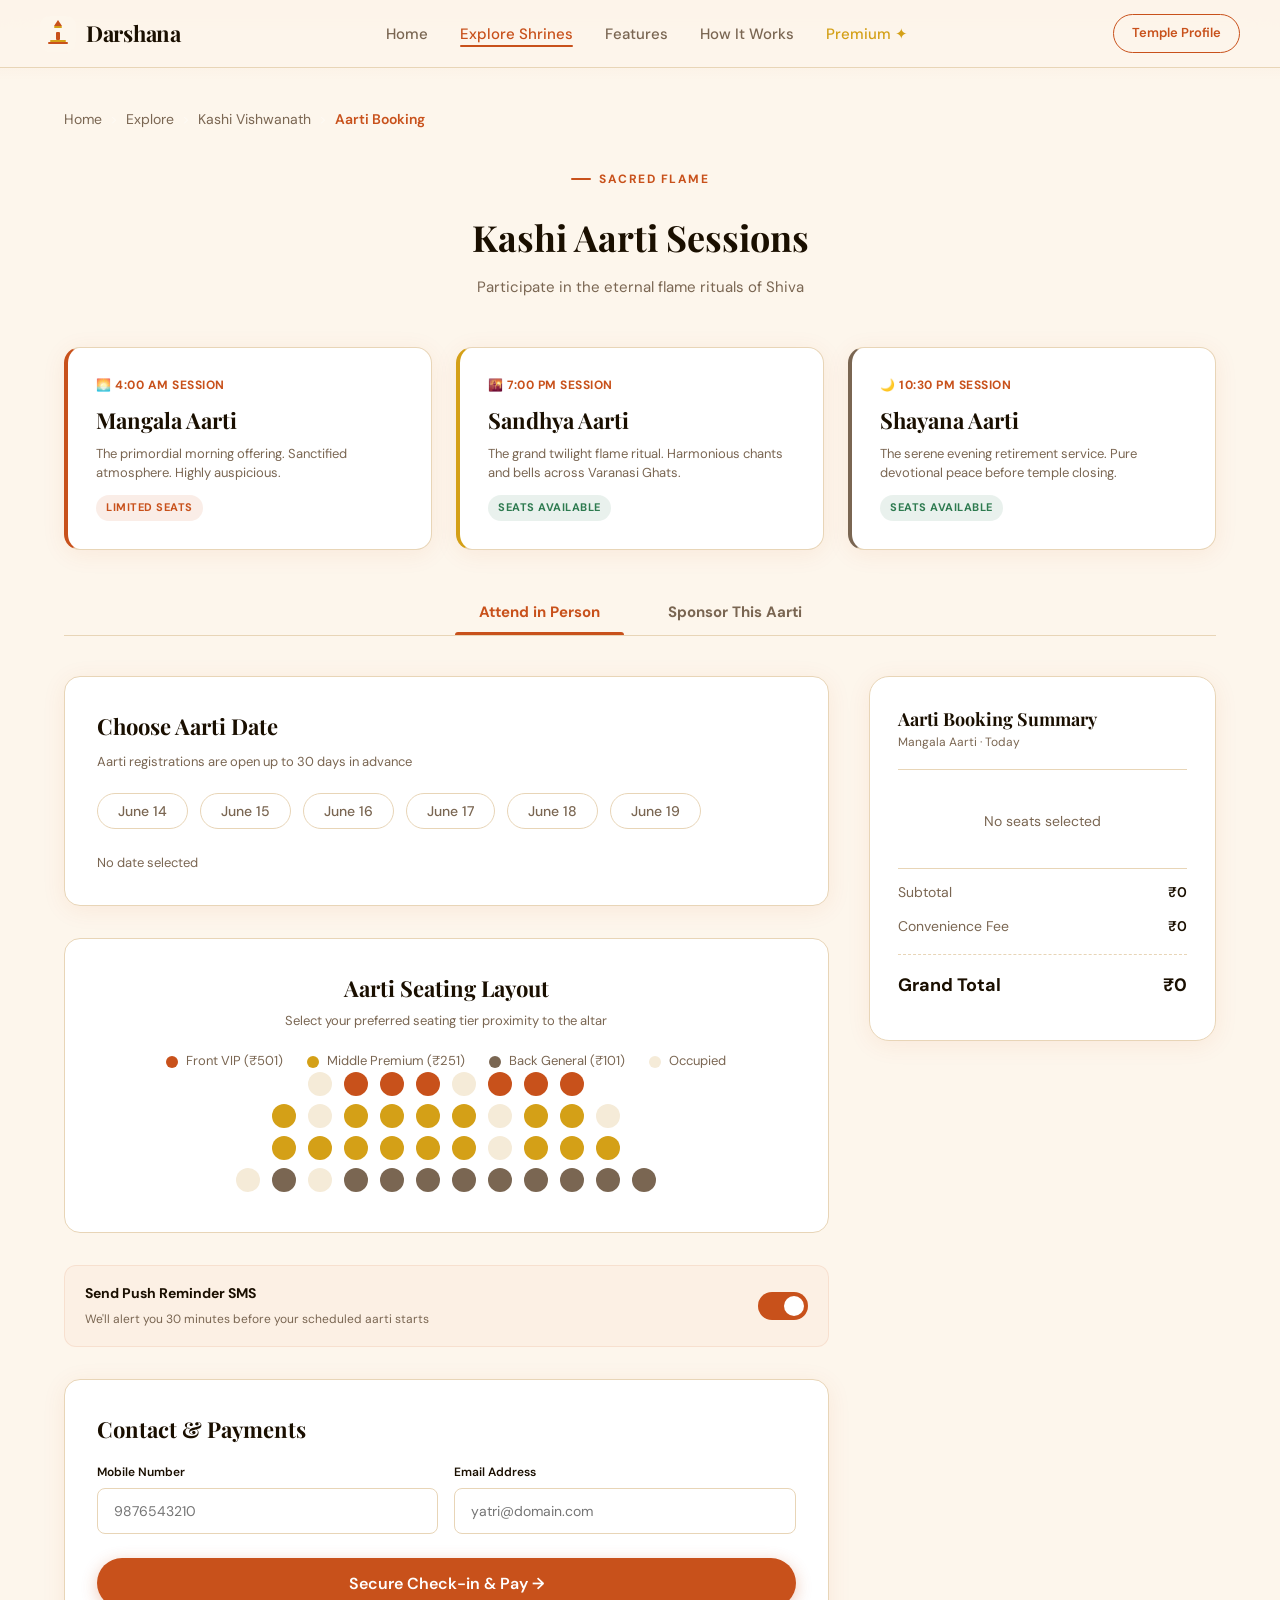
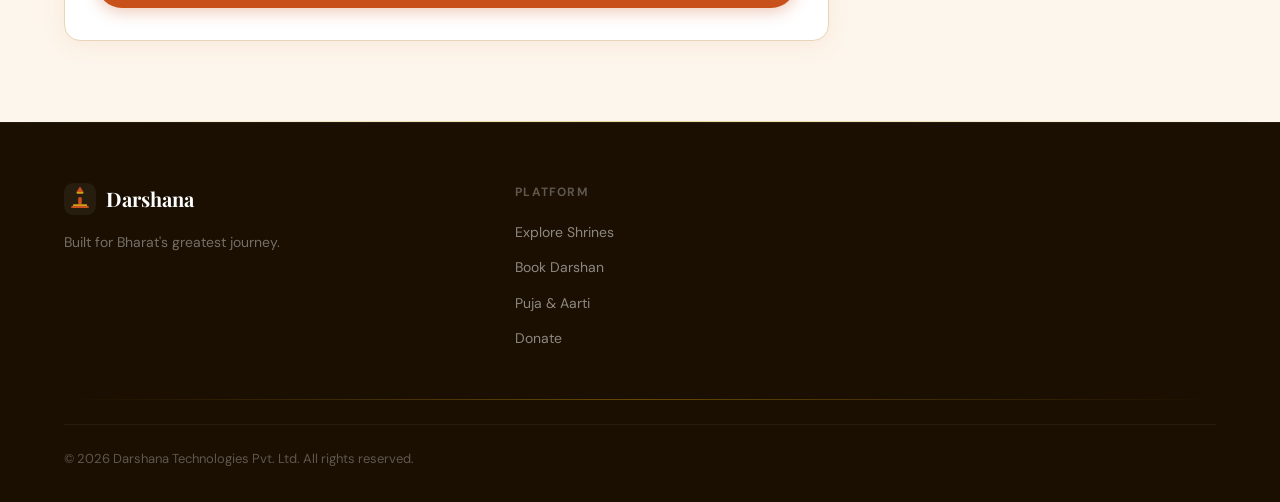
<file: booking-aarti.html>
<!DOCTYPE html>
<html lang="en">
<head>
  <meta charset="UTF-8" />
  <meta name="viewport" content="width=device-width, initial-scale=1.0" />
  <title>Book Aarti Session — Darshana</title>
  <meta name="description" content="Attend sacred Kashi Vishwanath temple aarti in person or sponsor from afar. Choose seating maps, announce family Gotra during recitations." />
  <link rel="stylesheet" href="styles.css" />
  <link rel="stylesheet" href="styles-extra.css" />
  <link rel="icon" href="data:image/svg+xml,<svg xmlns='http://www.w3.org/2000/svg' viewBox='0 0 32 32'><text y='26' font-size='28'>🛕</text></svg>" />
</head>
<body>

<canvas id="confetti-canvas"></canvas>

<div class="hero-gradient-bar"></div>

<!-- NAVBAR -->
<nav class="navbar" id="navbar">
  <div class="navbar-inner">
    <a href="index.html" class="nav-logo">
      <svg class="nav-logo-icon" viewBox="0 0 36 36" fill="none">
        <rect width="36" height="36" rx="10" fill="#FDF6EC"/>
        <path d="M18 4L22 10H14L18 4Z" fill="#C8511B"/>
        <rect x="14" y="10" width="8" height="2" rx="1" fill="#D4A017"/>
        <rect x="16" y="16" width="4" height="8" rx="1" fill="#C8511B"/>
        <rect x="10" y="24" width="16" height="2" rx="1" fill="#D4A017"/>
        <rect x="8" y="26" width="20" height="2" rx="1" fill="#C8511B"/>
      </svg>
      <span class="nav-logo-text">Darshana</span>
    </a>
    <ul class="nav-links">
      <li><a href="index.html">Home</a></li>
      <li><a href="explore.html" class="active">Explore Shrines</a></li>
      <li><a href="index.html#features">Features</a></li>
      <li><a href="index.html#how-it-works">How It Works</a></li>
      <li><a href="subscription.html" style="color: #D4A017;">Premium ✦</a></li>
    </ul>
    <div class="nav-actions">
      <a href="shrine.html" class="btn btn-ghost btn-sm">Temple Profile</a>
    </div>
  </div>
</nav>

<!-- ============================================================
     BREADCRUMBS & CONTENT
============================================================ -->
<section class="section" style="padding: 40px 0 80px;">
  <div class="container">
    
    <!-- Breadcrumbs -->
    <div class="breadcrumbs" style="color: var(--muted); margin-bottom: 32px;">
      <a href="index.html" style="color: var(--muted);">Home</a>
      <span>&gt;</span>
      <a href="explore.html" style="color: var(--muted);">Explore</a>
      <span>&gt;</span>
      <a href="shrine.html" style="color: var(--muted);">Kashi Vishwanath</a>
      <span>&gt;</span>
      <span style="color: var(--saffron); font-weight: 600;">Aarti Booking</span>
    </div>

    <!-- Page Title -->
    <div style="text-align: center; margin-bottom: 48px;">
      <div class="section-label" style="justify-content:center;">Sacred Flame</div>
      <h1 style="font-family:'Playfair Display',serif; font-size:36px; font-weight:700; color:var(--dark); margin-top:8px;">
        Kashi Aarti Sessions
      </h1>
      <p style="font-size:15px; color:var(--muted); margin-top:8px;">Participate in the eternal flame rituals of Shiva</p>
    </div>

    <!-- SUCCESS SCREEN CONTAINER -->
    <div id="aarti-flow-container">
      
      <!-- ============================================================
           AARTI SCHEDULE CARDS
      ============================================================ -->
      <div class="aarti-grid">
        <div class="aarti-card" onclick="selectAartiSession('mangala', 'Mangala Aarti — 4:00 AM')" style="border-left: 4px solid var(--saffron); cursor:pointer;">
          <div class="aarti-time">🌅 4:00 AM Session</div>
          <h3 style="font-family:'Playfair Display',serif; font-size:22px; font-weight:700; margin-bottom:6px;">Mangala Aarti</h3>
          <p style="font-size:13px; color:var(--muted); line-height:1.5;">The primordial morning offering. Sanctified atmosphere. Highly auspicious.</p>
          <span class="tier-badge-label" style="position:static; display:inline-block; margin-top:12px; background:rgba(200,81,27,0.1); color:var(--saffron);">Limited seats</span>
        </div>

        <div class="aarti-card" onclick="selectAartiSession('sandhya', 'Sandhya Aarti — 7:00 PM')" style="border-left: 4px solid var(--gold); cursor:pointer;">
          <div class="aarti-time">🌇 7:00 PM Session</div>
          <h3 style="font-family:'Playfair Display',serif; font-size:22px; font-weight:700; margin-bottom:6px;">Sandhya Aarti</h3>
          <p style="font-size:13px; color:var(--muted); line-height:1.5;">The grand twilight flame ritual. Harmonious chants and bells across Varanasi Ghats.</p>
          <span class="tier-badge-label" style="position:static; display:inline-block; margin-top:12px; background:rgba(45,122,79,0.1); color:var(--success);">Seats Available</span>
        </div>

        <div class="aarti-card" onclick="selectAartiSession('shayana', 'Shayana Aarti — 10:30 PM')" style="border-left: 4px solid #7A6652; cursor:pointer;">
          <div class="aarti-time">🌙 10:30 PM Session</div>
          <h3 style="font-family:'Playfair Display',serif; font-size:22px; font-weight:700; margin-bottom:6px;">Shayana Aarti</h3>
          <p style="font-size:13px; color:var(--muted); line-height:1.5;">The serene evening retirement service. Pure devotional peace before temple closing.</p>
          <span class="tier-badge-label" style="position:static; display:inline-block; margin-top:12px; background:rgba(45,122,79,0.1); color:var(--success);">Seats Available</span>
        </div>
      </div>

      <!-- ============================================================
           FLOW CHOOOSER TABS
      ============================================================ */ -->
      <div style="display:flex; justify-content:center; gap:20px; border-bottom:1.5px solid var(--border); margin-bottom:40px; padding-bottom:1px;">
        <button type="button" class="tab-item aarti-flow-tab active" data-flow="person" style="padding: 12px 24px; font-weight: 700;">Attend in Person</button>
        <button type="button" class="tab-item aarti-flow-tab" data-flow="sponsor" style="padding: 12px 24px; font-weight: 700;">Sponsor This Aarti</button>
      </div>

      <!-- ============================================================
           TWO-PANEL WORKFLOW
      ============================================================ -->
      <div class="wizard-container">
        
        <!-- Left Pane: Interaction Fields -->
        <div>
          <!-- Date selector -->
          <div style="background:var(--white); border:1.5px solid var(--border); border-radius:16px; padding:32px; box-shadow:var(--card-shadow); margin-bottom:32px;">
            <h3 style="font-family:'Playfair Display',serif; font-size:22px; font-weight:700; color:var(--dark); margin-bottom:8px;">Choose Aarti Date</h3>
            <p style="font-size:13px; color:var(--muted); margin-bottom:20px;">Aarti registrations are open up to 30 days in advance</p>
            <div style="display:flex; gap:12px; overflow-x:auto; padding-bottom:12px; scrollbar-width:none;">
              <button class="pill" onclick="selectAartiDate(14)">June 14</button>
              <button class="pill" onclick="selectAartiDate(15)">June 15</button>
              <button class="pill" onclick="selectAartiDate(16)">June 16</button>
              <button class="pill" onclick="selectAartiDate(17)">June 17</button>
              <button class="pill" onclick="selectAartiDate(18)">June 18</button>
              <button class="pill" onclick="selectAartiDate(19)">June 19</button>
            </div>
            <p id="selected-aarti-date-text" style="font-size:13px; color:var(--muted); margin-top:12px;">No date selected</p>
          </div>

          <!-- PANEL A: ATTEND IN PERSON -->
          <div id="aarti-person-panel" style="display:block;">
            <div class="seat-map-container" style="margin-top:0;">
              <h3 style="font-family:'Playfair Display',serif; font-size:22px; font-weight:700; color:var(--dark); margin-bottom:4px;">Aarti Seating Layout</h3>
              <p style="font-size:13px; color:var(--muted);">Select your preferred seating tier proximity to the altar</p>
              
              <!-- Seat Legend -->
              <div class="seat-legend" style="margin-top:20px;">
                <div class="legend-item"><span class="legend-dot" style="background:var(--saffron);"></span> Front VIP (₹501)</div>
                <div class="legend-item"><span class="legend-dot" style="background:var(--gold);"></span> Middle Premium (₹251)</div>
                <div class="legend-item"><span class="legend-dot" style="background:#7A6652;"></span> Back General (₹101)</div>
                <div class="legend-item"><span class="legend-dot" style="background:var(--parchment-dark);"></span> Occupied</div>
              </div>

              <!-- Layout Matrix -->
              <div id="seat-map-grid"></div>
            </div>

            <!-- Reminder settings -->
            <div class="switch-container" style="margin-top:0; margin-bottom:32px;">
              <div>
                <strong style="color:var(--dark); font-size:14px; display:block;">Send Push Reminder SMS</strong>
                <span style="font-size:12px; color:var(--muted);">We'll alert you 30 minutes before your scheduled aarti starts</span>
              </div>
              <label class="switch">
                <input type="checkbox" checked />
                <span class="slider"></span>
              </label>
            </div>
          </div>

          <!-- PANEL B: SPONSOR AARTI (Hidden by default) -->
          <div id="aarti-sponsor-panel" style="display:none; background:var(--white); border:1.5px solid var(--border); border-radius:16px; padding:32px; box-shadow:var(--card-shadow); margin-bottom:32px;">
            <h3 style="font-family:'Playfair Display',serif; font-size:22px; font-weight:700; color:var(--dark); margin-bottom:4px;">Aarti Sponsorship Offerings</h3>
            <p style="font-size:13px; color:var(--muted); margin-bottom:24px;">Contribute to the temple operations. Your family gotram will be declared at the altar.</p>

            <!-- Preset Amounts Selector -->
            <div style="margin-bottom:20px;">
              <label style="display:block; font-size:13px; font-weight:600; color:var(--dark); margin-bottom:8px;">Offering Presets</label>
              <div class="presets-grid">
                <button type="button" class="preset-btn selected" onclick="selectAartiSponsorPreset(this, 501)">₹501</button>
                <button type="button" class="preset-btn" onclick="selectAartiSponsorPreset(this, 1100)">₹1,100</button>
                <button type="button" class="preset-btn" onclick="selectAartiSponsorPreset(this, 2100)">₹2,100</button>
                <button type="button" class="preset-btn" onclick="selectAartiSponsorPreset(this, 5100)">₹5,100</button>
              </div>
              <input type="number" class="form-input" id="sponsor-custom-amt" placeholder="Or enter Custom Amount (₹)" oninput="updateAartiSponsorCustom(this.value)" />
            </div>

            <!-- Occasion Details -->
            <div class="form-row" style="grid-template-columns:1fr 1fr;">
              <div>
                <label style="display:block; font-size:12px; font-weight:600; margin-bottom:6px;">Occasion Category</label>
                <select class="form-input" id="sponsor-occasion" onchange="aartiState.sponsorshipOccasion = this.value">
                  <option>General Devotion</option>
                  <option>Birthday Blessing</option>
                  <option>Anniversary Blessing</option>
                  <option>Memorial Rememberance</option>
                </select>
              </div>
              <div>
                <label style="display:block; font-size:12px; font-weight:600; margin-bottom:6px;">Devotee Family Name</label>
                <input type="text" class="form-input" id="sponsor-name" placeholder="E.g. Sharma Family, Bangalore" oninput="aartiState.sponsorName = this.value" />
              </div>
            </div>

            <div style="margin-top:16px;">
              <label style="display:block; font-size:12px; font-weight:600; margin-bottom:6px;">On Behalf of (Ganga Sankalp Recitation)</label>
              <input type="text" class="form-input" id="sponsor-behalf" placeholder="Family member names / spiritual purpose" oninput="aartiState.onBehalfOf = this.value" />
            </div>

            <!-- Announcement toggle -->
            <div class="switch-container" style="margin-top:24px;">
              <div>
                <strong style="color:var(--dark); font-size:14px; display:block;">Read out my name in tonight's live announcement</strong>
                <span style="font-size:12px; color:var(--muted);">Broadcasted locally and online via live feed</span>
              </div>
              <label class="switch">
                <input type="checkbox" id="sponsor-announcement" checked onchange="aartiState.shrineAnnouncement = this.checked" />
                <span class="slider"></span>
              </label>
            </div>
          </div>

          <!-- DEVOTEE INFO & PAY BUTTON -->
          <div style="background:var(--white); border:1.5px solid var(--border); border-radius:16px; padding:32px; box-shadow:var(--card-shadow);">
            <h3 style="font-family:'Playfair Display',serif; font-size:22px; font-weight:700; color:var(--dark); margin-bottom:16px;">Contact & Payments</h3>
            <div class="form-row" style="grid-template-columns:1fr 1fr; margin-top:0; margin-bottom:24px;">
              <div>
                <label style="display:block; font-size:12px; font-weight:600; margin-bottom:6px;">Mobile Number</label>
                <input type="tel" class="form-input" placeholder="9876543210" required />
              </div>
              <div>
                <label style="display:block; font-size:12px; font-weight:600; margin-bottom:6px;">Email Address</label>
                <input type="email" class="form-input" placeholder="yatri@domain.com" required />
              </div>
            </div>
            
            <form onsubmit="processAartiBooking(event)">
              <button type="submit" class="btn btn-primary" id="aarti-booking-submit-btn" style="width: 100%; height:50px; font-size:16px;">
                Secure Check-in &amp; Pay &rarr;
              </button>
            </form>
          </div>
        </div>

        <!-- Right Pane: Invoice summary panel -->
        <aside class="summary-card" id="aarti-invoice-panel"></aside>

      </div>
    </div>
  </div>
</section>

<div class="gold-divider"></div>

<!-- FOOTER -->
<footer class="footer">
  <div class="container">
    <div class="footer-grid">
      <div class="footer-brand">
        <div class="footer-logo">
          <a href="index.html" class="nav-logo">
            <svg width="32" height="32" viewBox="0 0 36 36" fill="none">
              <rect width="36" height="36" rx="10" fill="rgba(255,255,255,0.06)"/>
              <path d="M18 4L22 10H14L18 4Z" fill="#C8511B"/>
              <rect x="14" y="10" width="8" height="2" rx="1" fill="#D4A017"/>
              <rect x="16" y="16" width="4" height="8" rx="1" fill="#C8511B"/>
              <rect x="10" y="24" width="16" height="2" rx="1" fill="#D4A017"/>
              <rect x="8" y="26" width="20" height="2" rx="1" fill="#C8511B"/>
            </svg>
            <span style="font-family:'Playfair Display',serif;font-size:20px;font-weight:700;color:white;">Darshana</span>
          </a>
        </div>
        <p class="footer-tagline">Built for Bharat's greatest journey.</p>
      </div>
      <div>
        <p class="footer-col-title">Platform</p>
        <ul class="footer-links">
          <li><a href="explore.html">Explore Shrines</a></li>
          <li><a href="booking-darshan.html">Book Darshan</a></li>
          <li><a href="booking-aarti.html">Puja & Aarti</a></li>
          <li><a href="donate.html">Donate</a></li>
        </ul>
      </div>
    </div>
    <div class="gold-divider"></div>
    <div class="footer-bottom" style="margin-top:24px;">
      <p class="footer-copy">© 2026 Darshana Technologies Pvt. Ltd. All rights reserved.</p>
    </div>
  </div>
</footer>

<script src="app.js"></script>
<script src="app-extra.js"></script>
</body>
</html>
</file>
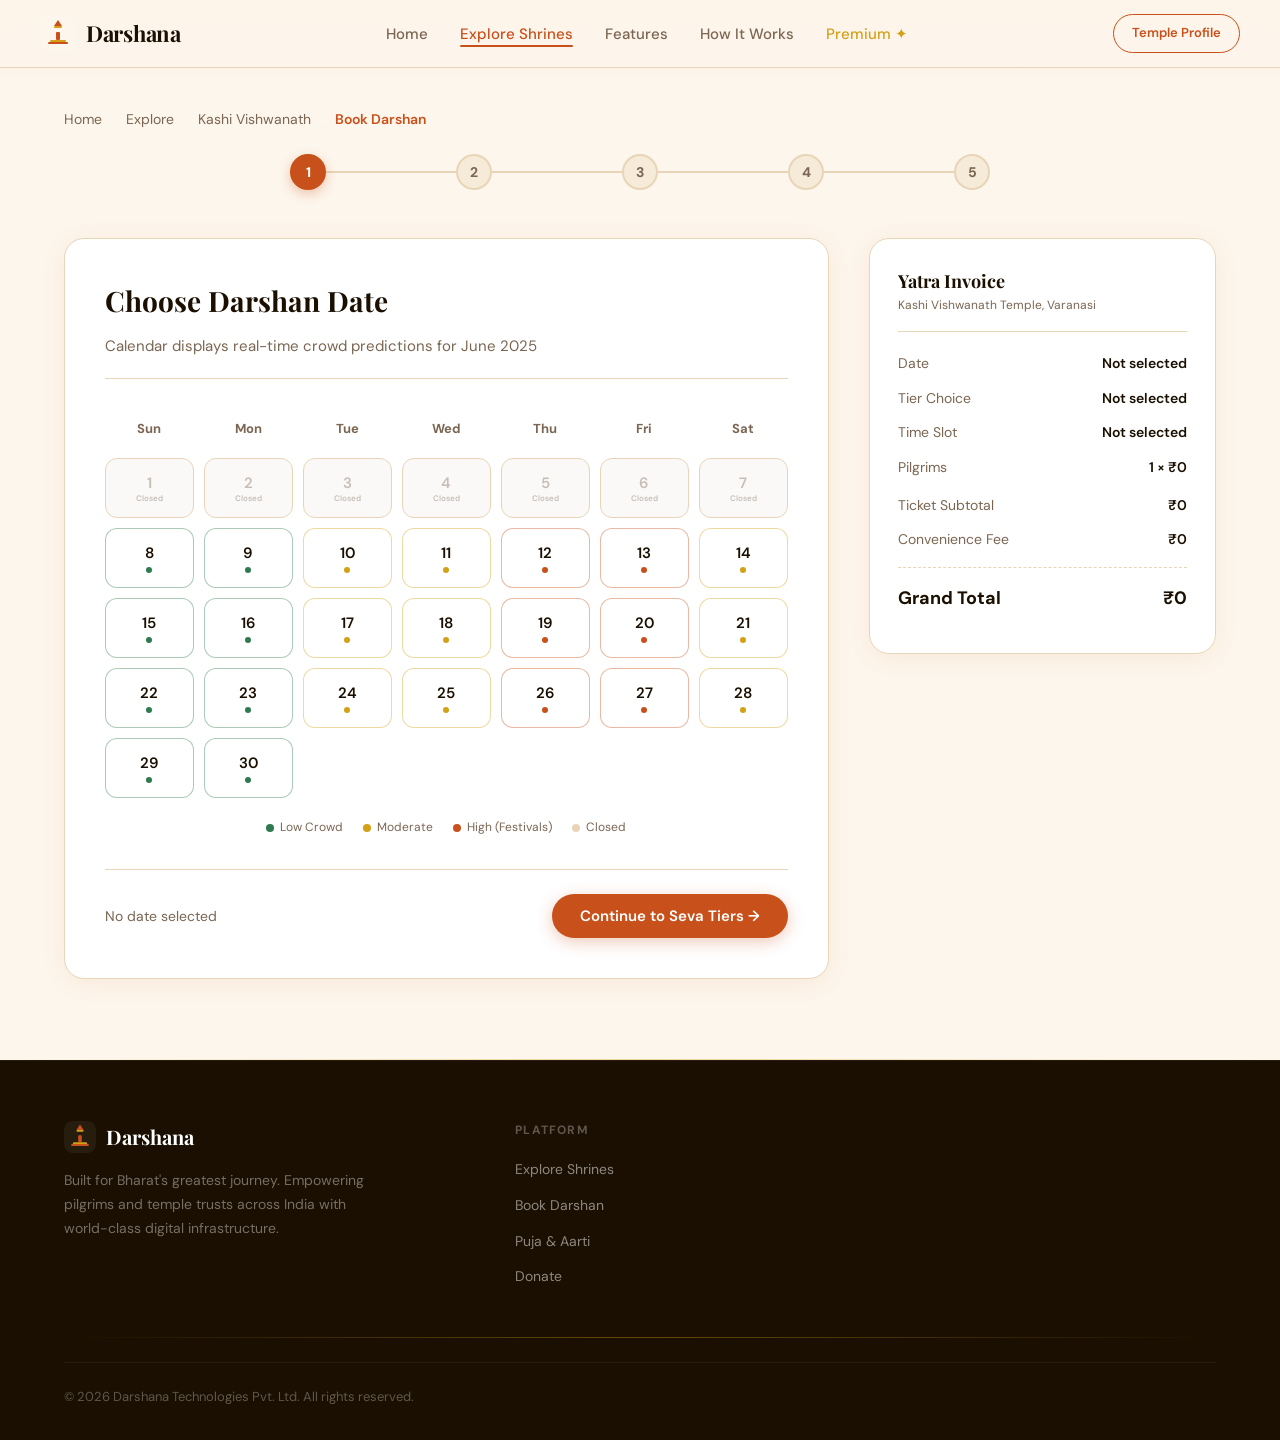
<file: booking-darshan.html>
<!DOCTYPE html>
<html lang="en">
<head>
  <meta charset="UTF-8" />
  <meta name="viewport" content="width=device-width, initial-scale=1.0" />
  <title>Book Darshan Slot — Darshana</title>
  <meta name="description" content="Book a premium Darshan entry slot at Kashi Vishwanath. Choose from flexible slots, customize your seva packages, and complete payments." />
  <link rel="stylesheet" href="styles.css" />
  <link rel="stylesheet" href="styles-extra.css" />
  <link rel="icon" href="data:image/svg+xml,<svg xmlns='http://www.w3.org/2000/svg' viewBox='0 0 32 32'><text y='26' font-size='28'>🛕</text></svg>" />
</head>
<body>

<!-- Confetti Canvas -->
<canvas id="confetti-canvas"></canvas>

<div class="hero-gradient-bar"></div>

<!-- NAVBAR -->
<nav class="navbar" id="navbar">
  <div class="navbar-inner">
    <a href="index.html" class="nav-logo">
      <svg class="nav-logo-icon" viewBox="0 0 36 36" fill="none">
        <rect width="36" height="36" rx="10" fill="#FDF6EC"/>
        <path d="M18 4L22 10H14L18 4Z" fill="#C8511B"/>
        <rect x="14" y="10" width="8" height="2" rx="1" fill="#D4A017"/>
        <rect x="16" y="16" width="4" height="8" rx="1" fill="#C8511B"/>
        <rect x="10" y="24" width="16" height="2" rx="1" fill="#D4A017"/>
        <rect x="8" y="26" width="20" height="2" rx="1" fill="#C8511B"/>
      </svg>
      <span class="nav-logo-text">Darshana</span>
    </a>
    <ul class="nav-links">
      <li><a href="index.html">Home</a></li>
      <li><a href="explore.html" class="active">Explore Shrines</a></li>
      <li><a href="index.html#features">Features</a></li>
      <li><a href="index.html#how-it-works">How It Works</a></li>
      <li><a href="subscription.html" style="color: #D4A017;">Premium ✦</a></li>
    </ul>
    <div class="nav-actions">
      <a href="shrine.html" class="btn btn-ghost btn-sm">Temple Profile</a>
    </div>
  </div>
</nav>

<!-- ============================================================
     BREADCRUMBS & SECTION
============================================================ -->
<section class="section" style="padding: 40px 0 80px;">
  <div class="container">
    
    <!-- Breadcrumbs -->
    <div class="breadcrumbs" style="color: var(--muted); margin-bottom: 24px;">
      <a href="index.html" style="color: var(--muted);">Home</a>
      <span>&gt;</span>
      <a href="explore.html" style="color: var(--muted);">Explore</a>
      <span>&gt;</span>
      <a href="shrine.html" style="color: var(--muted);">Kashi Vishwanath</a>
      <span>&gt;</span>
      <span style="color: var(--saffron); font-weight: 600;">Book Darshan</span>
    </div>

    <!-- Wizard Steps Indicator -->
    <div class="steps-progress" id="darshan-wizard-progress">
      <div class="progress-line-active" id="wizard-progress-bar"></div>
      <div class="step-dot-item active" id="step-dot-1">1</div>
      <div class="step-dot-item" id="step-dot-2">2</div>
      <div class="step-dot-item" id="step-dot-3">3</div>
      <div class="step-dot-item" id="step-dot-4">4</div>
      <div class="step-dot-item" id="step-dot-5">5</div>
    </div>

    <!-- Success Output Hook -->
    <div id="darshan-success-screen" style="display: none;"></div>

    <!-- ============================================================
         WIZARD LAYOUT
    ============================================================ -->
    <div class="wizard-container" id="darshan-wizard-layout">
      
      <!-- Left: Step Panels -->
      <div class="wizard-panel">
        
        <!-- STEP 1: DATE SELECTION -->
        <div class="wizard-step-panel" id="darshan-step-1" style="display: block;">
          <div class="step-header">
            <h2 class="step-title">Choose Darshan Date</h2>
            <p class="step-subtitle">Calendar displays real-time crowd predictions for June 2025</p>
          </div>
          
          <div style="margin-bottom: 32px;">
            <div class="cal-grid" id="darshan-cal">
              <!-- Calendar Injected by JS -->
            </div>
            <div style="display: flex; gap: 20px; justify-content: center; margin-top: 20px; font-size: 12px; color: var(--muted);">
              <div style="display:flex; align-items:center; gap:6px;"><span style="width:8px; height:8px; border-radius:50%; background:var(--success);"></span> Low Crowd</div>
              <div style="display:flex; align-items:center; gap:6px;"><span style="width:8px; height:8px; border-radius:50%; background:var(--gold);"></span> Moderate</div>
              <div style="display:flex; align-items:center; gap:6px;"><span style="width:8px; height:8px; border-radius:50%; background:var(--saffron);"></span> High (Festivals)</div>
              <div style="display:flex; align-items:center; gap:6px;"><span style="width:8px; height:8px; border-radius:50%; background:var(--border);"></span> Closed</div>
            </div>
          </div>
          
          <div style="border-top:1px solid var(--border); padding-top:24px; display:flex; justify-content:space-between; align-items:center;">
            <p id="selected-date-text" style="font-size:14px; color:var(--muted);">No date selected</p>
            <button type="button" class="btn btn-primary" onclick="nextWizardStep()">Continue to Seva Tiers &rarr;</button>
          </div>
        </div>

        <!-- STEP 2: TIER SELECTION -->
        <div class="wizard-step-panel" id="darshan-step-2" style="display: none;">
          <div class="step-header">
            <h2 class="step-title">Select Seva Pricing Tier</h2>
            <p class="step-subtitle">Customize your yatra entry lanes, amenities, and guides</p>
          </div>
          
          <div class="tier-grid" style="margin-bottom: 32px;">
            <!-- Seva Tier 1 -->
            <div class="tier-card theme-seva" onclick="selectTier(this, 'seva', 11, 'SEVA (Basic)')" id="tier-card-seva">
              <span class="tier-badge-label">Most Accessible</span>
              <div style="font-size: 32px;">👣</div>
              <h3 style="font-family:'Playfair Display',serif; font-size: 20px; font-weight: 700; margin-top: 12px;">SEVA (Basic)</h3>
              <div class="tier-price">₹11</div>
              <ul class="tier-bullets">
                <li><span>•</span> General darshan queue</li>
                <li><span>•</span> Entry QR pass</li>
                <li><span>•</span> Estimated wait: 3–5 hours</li>
                <li><span>•</span> Self-managed</li>
              </ul>
              <button class="btn btn-ghost btn-sm" style="width:100%;">Select Seva</button>
            </div>

            <!-- Seva Tier 2 -->
            <div class="tier-card theme-shraddha" onclick="selectTier(this, 'shraddha', 499, 'SHRADDHA (Standard)')" id="tier-card-shraddha">
              <span class="tier-badge-label" style="background:#FFF9C4; border:1px solid var(--gold); color:var(--dark);">Most Popular</span>
              <div style="font-size: 32px;">🎟️</div>
              <h3 style="font-family:'Playfair Display',serif; font-size: 20px; font-weight: 700; margin-top: 12px;">SHRADDHA (Standard)</h3>
              <div class="tier-price">₹499</div>
              <ul class="tier-bullets">
                <li><span>•</span> Dedicated express lane</li>
                <li><span>•</span> Skip general queue</li>
                <li><span>•</span> Estimated wait: 45–90 min</li>
                <li><span>•</span> Locker facility included</li>
                <li><span>•</span> SMS reminders</li>
              </ul>
              <button class="btn btn-primary btn-sm" style="width:100%; background:var(--success); border-color:var(--success);">Select Shraddha</button>
            </div>

            <!-- Seva Tier 3 -->
            <div class="tier-card theme-archana" onclick="selectTier(this, 'archana', 1999, 'ARCHANA (Premium)')" id="tier-card-archana">
              <span class="tier-badge-label">Recommended</span>
              <div style="font-size: 32px;">🪔</div>
              <h3 style="font-family:'Playfair Display',serif; font-size: 20px; font-weight: 700; margin-top: 12px;">ARCHANA (Premium)</h3>
              <div class="tier-price">₹1,999</div>
              <ul class="tier-bullets">
                <li><span>•</span> Priority entry lane</li>
                <li><span>•</span> AC waiting lounge access</li>
                <li><span>•</span> Estimated wait: 15–30 min</li>
                <li><span>•</span> Prasad included</li>
                <li><span>•</span> Temple guide assistance</li>
                <li><span>•</span> Welcome drink</li>
              </ul>
              <button class="btn btn-primary btn-sm" style="width:100%;">Select Archana</button>
            </div>

            <!-- Seva Tier 4 -->
            <div class="tier-card theme-maharaja" onclick="selectTier(this, 'maharaja', 7500, 'MAHARAJA (VIP)')" id="tier-card-maharaja" style="background: linear-gradient(135deg, #FFFDF9 0%, #FFF9EC 100%);">
              <span class="tier-badge-label">Premium Experience</span>
              <div style="font-size: 32px;">👑</div>
              <h3 style="font-family:'Playfair Display',serif; font-size: 20px; font-weight: 700; margin-top: 12px;">MAHARAJA (VIP)</h3>
              <div class="tier-price">₹7,500</div>
              <ul class="tier-bullets" style="font-size: 13px;">
                <li><span>•</span> Immediate entry, no queue</li>
                <li><span>•</span> Personal pandit escort</li>
                <li><span>•</span> Front-row close darshan</li>
                <li><span>•</span> Full prasad thali</li>
                <li><span>•</span> Special Sankalp Puja included</li>
                <li><span>•</span> VIP designated pickup</li>
              </ul>
              <button class="btn btn-gold btn-sm" style="width:100%;">Select Maharaja</button>
            </div>
          </div>
          
          <div style="border-top:1px solid var(--border); padding-top:24px; display:flex; justify-content:space-between;">
            <button type="button" class="btn btn-ghost" onclick="prevWizardStep()">&larr; Back</button>
            <button type="button" class="btn btn-primary" onclick="nextWizardStep()">Continue to Time Slots &rarr;</button>
          </div>
        </div>

        <!-- STEP 3: TIME SLOT SELECTION -->
        <div class="wizard-step-panel" id="darshan-step-3" style="display: none;">
          <div class="step-header">
            <h2 class="step-title">Choose Hourly Time Slot</h2>
            <p class="step-subtitle">Slots are limited to guarantee low crowding and clean facilities</p>
          </div>
          
          <div class="slots-grid" style="margin-bottom: 32px;">
            <button class="slot-btn" onclick="selectSlot(this, '6:00 AM - 7:00 AM')">
              <span style="font-weight:700;">6:00 AM - 7:00 AM</span>
              <span class="slot-spots">18 spots left</span>
              <span class="slot-badge" style="background:rgba(45,122,79,0.1); color:var(--success);">Available</span>
            </button>
            <button class="slot-btn" onclick="selectSlot(this, '8:00 AM - 9:00 AM')">
              <span style="font-weight:700;">8:00 AM - 9:00 AM</span>
              <span class="slot-spots">4 spots left</span>
              <span class="slot-badge" style="background:rgba(212,160,23,0.15); color:var(--gold);">Filling Fast</span>
            </button>
            <button class="slot-btn full">
              <span style="font-weight:700; color:var(--muted);">10:00 AM - 11:00 AM</span>
              <span class="slot-spots">0 spots left</span>
              <span class="slot-badge" style="background:var(--border); color:var(--muted);">Full</span>
            </button>
            <button class="slot-btn" onclick="selectSlot(this, '12:00 PM - 1:00 PM')">
              <span style="font-weight:700;">12:00 PM - 1:00 PM</span>
              <span class="slot-spots">22 spots left</span>
              <span class="slot-badge" style="background:rgba(45,122,79,0.1); color:var(--success);">Available</span>
            </button>
            <button class="slot-btn" onclick="selectSlot(this, '2:00 PM - 3:00 PM')">
              <span style="font-weight:700;">2:00 PM - 3:00 PM</span>
              <span class="slot-spots">34 spots left</span>
              <span class="slot-badge" style="background:rgba(45,122,79,0.1); color:var(--success);">Available</span>
            </button>
            <button class="slot-btn" onclick="selectSlot(this, '4:00 PM - 5:00 PM')">
              <span style="font-weight:700;">4:00 PM - 5:00 PM</span>
              <span class="slot-spots">8 spots left</span>
              <span class="slot-badge" style="background:rgba(212,160,23,0.15); color:var(--gold);">Filling Fast</span>
            </button>
            <button class="slot-btn full">
              <span style="font-weight:700; color:var(--muted);">6:00 PM - 7:00 PM</span>
              <span class="slot-spots">0 spots left</span>
              <span class="slot-badge" style="background:var(--border); color:var(--muted);">Full</span>
            </button>
            <button class="slot-btn" onclick="selectSlot(this, '8:00 PM - 9:00 PM')">
              <span style="font-weight:700;">8:00 PM - 9:00 PM</span>
              <span class="slot-spots">45 spots left</span>
              <span class="slot-badge" style="background:rgba(45,122,79,0.1); color:var(--success);">Available</span>
            </button>
          </div>
          
          <div style="border-top:1px solid var(--border); padding-top:24px; display:flex; justify-content:space-between;">
            <button type="button" class="btn btn-ghost" onclick="prevWizardStep()">&larr; Back</button>
            <button type="button" class="btn btn-primary" onclick="nextWizardStep()">Continue to Pilgrim Details &rarr;</button>
          </div>
        </div>

        <!-- STEP 4: PILGRIM DETAILS -->
        <div class="wizard-step-panel" id="darshan-step-4" style="display: none;">
          <div class="step-header">
            <h2 class="step-title">Enter Pilgrim Details</h2>
            <p class="step-subtitle">Identify all yatra attendees for security verification</p>
          </div>
          
          <!-- Pilgrim count stepper -->
          <div style="margin-bottom: 24px;">
            <label style="display:block; font-weight:700; font-size:14px; margin-bottom:8px; color:var(--dark);">Number of Pilgrims</label>
            <div class="stepper-container">
              <button type="button" class="stepper-btn" onclick="setPilgrimsCount(-1)">−</button>
              <span class="stepper-num" id="pilgrim-count-num">1</span>
              <button type="button" class="stepper-btn" onclick="setPilgrimsCount(1)">+</button>
              <span style="font-size:12px; color:var(--muted);">(Maximum 10 per slot)</span>
            </div>
          </div>

          <!-- Dynamic forms injection -->
          <div id="pilgrim-fields-container" style="margin-bottom: 32px;"></div>

          <!-- Contact details -->
          <div style="border-top: 1px solid var(--border); padding-top: 24px; margin-bottom: 32px;">
            <h3 style="font-family:'Playfair Display',serif; font-size: 20px; font-weight: 700; color: var(--dark); margin-bottom: 16px;">Primary Contact Details</h3>
            <div class="form-row" style="grid-template-columns: 1fr 1fr;">
              <div>
                <label style="display:block; font-size:12px; font-weight:600; margin-bottom:4px;">Mobile Number (for SMS Passes)</label>
                <input type="tel" class="form-input" id="contact-number" placeholder="Enter 10-digit number" value="9876543210" required />
              </div>
              <div>
                <label style="display:block; font-size:12px; font-weight:600; margin-bottom:4px;">Email Address</label>
                <input type="email" class="form-input" id="contact-email" placeholder="name@domain.com" value="yatri@sharan.in" required />
              </div>
            </div>
          </div>

          <!-- Special needs switch toggle -->
          <div class="switch-container">
            <div>
              <strong style="color:var(--dark); font-size:14px; display:block;">Elderly / Wheelchair Assistance</strong>
              <span style="font-size:12px; color:var(--muted);">Complimentary assistance from our help desks</span>
            </div>
            <label class="switch">
              <input type="checkbox" onchange="updateSpecialNeeds(this.checked)" />
              <span class="slider"></span>
            </label>
          </div>

          <div style="border-top:1px solid var(--border); padding-top:24px; display:flex; justify-content:space-between; margin-top:32px;">
            <button type="button" class="btn btn-ghost" onclick="prevWizardStep()">&larr; Back</button>
            <button type="button" class="btn btn-primary" onclick="nextWizardStep()">Continue to Review & Pay &rarr;</button>
          </div>
        </div>

        <!-- STEP 5: REVIEW & PAY -->
        <div class="wizard-step-panel" id="darshan-step-5" style="display: none;">
          <div class="step-header">
            <h2 class="step-title">Select Secure Payment</h2>
            <p class="step-subtitle">Secure gateway hosted directly by Kashi Vishwanath Mandir Board</p>
          </div>

          <!-- Presets select -->
          <div style="margin-bottom: 24px;">
            <label style="display:block; font-weight:700; font-size:14px; margin-bottom:12px; color:var(--dark);">Select Payment Mode</label>
            <div class="pay-options">
              <button type="button" class="pay-btn selected" onclick="selectPayment(this, 'upi')">UPI Payment (QR)</button>
              <button type="button" class="pay-btn" onclick="selectPayment(this, 'card')">Debit / Credit Card</button>
              <button type="button" class="pay-btn" onclick="selectPayment(this, 'net')">NetBanking</button>
              <button type="button" class="pay-btn" onclick="selectPayment(this, 'wallet')">Wallets</button>
            </div>
          </div>

          <!-- Mock QR panel -->
          <div id="upi-qr-mockup" style="display:block; border:1.5px solid var(--border); border-radius:12px; padding:24px; text-align:center; background:rgba(200,81,27,0.02); margin-bottom:32px;">
            <p style="font-size:14px; font-weight:700; color:var(--dark); margin-bottom:16px;">Scan UPI QR to Pay instantly</p>
            <svg width="150" height="150" style="margin: 0 auto 16px; display:block;" viewBox="0 0 100 100">
              <rect width="100" height="100" fill="white" stroke="var(--border)" stroke-width="1"/>
              <!-- QR frames -->
              <rect x="5" y="5" width="24" height="24" fill="none" stroke="var(--dark)" stroke-width="5"/>
              <rect x="71" y="5" width="24" height="24" fill="none" stroke="var(--dark)" stroke-width="5"/>
              <rect x="5" y="71" width="24" height="24" fill="none" stroke="var(--dark)" stroke-width="5"/>
              <!-- Inner squares -->
              <rect x="10" y="10" width="14" height="14" fill="var(--dark)"/>
              <rect x="76" y="10" width="14" height="14" fill="var(--dark)"/>
              <rect x="10" y="76" width="14" height="14" fill="var(--dark)"/>
              <!-- Random dots -->
              <rect x="36" y="12" width="10" height="10" fill="var(--dark)"/>
              <rect x="52" y="6" width="8" height="12" fill="var(--dark)"/>
              <rect x="36" y="36" width="24" height="24" fill="var(--dark)"/>
              <rect x="12" y="36" width="12" height="8" fill="var(--dark)"/>
              <rect x="76" y="36" width="10" height="16" fill="var(--dark)"/>
              <rect x="36" y="76" width="18" height="10" fill="var(--dark)"/>
              <rect x="68" y="72" width="14" height="14" fill="var(--dark)"/>
            </svg>
            <p style="font-family:'DM Sans',sans-serif; font-size:12px; color:var(--muted);">UPI ID: <strong>shrinemantri@upi</strong></p>
          </div>

          <form onsubmit="processDarshanPayment(event)">
            <button type="submit" class="btn btn-primary" id="darshan-pay-btn" style="width: 100%; height:50px; font-size:16px;">
              Confirm &amp; Pay Securely &rarr;
            </button>
          </form>

          <div style="border-top:1px solid var(--border); padding-top:24px; display:flex; justify-content:space-between; margin-top:32px;">
            <button type="button" class="btn btn-ghost" onclick="prevWizardStep()">&larr; Back</button>
          </div>
        </div>

      </div>

      <!-- Right: Live Checkout Invoice -->
      <aside class="summary-card" id="checkout-invoice"></aside>

    </div>
  </div>
</section>

<div class="gold-divider"></div>

<!-- FOOTER -->
<footer class="footer">
  <div class="container">
    <div class="footer-grid">
      <div class="footer-brand">
        <div class="footer-logo">
          <a href="index.html" class="nav-logo">
            <svg width="32" height="32" viewBox="0 0 36 36" fill="none">
              <rect width="36" height="36" rx="10" fill="rgba(255,255,255,0.06)"/>
              <path d="M18 4L22 10H14L18 4Z" fill="#C8511B"/>
              <rect x="14" y="10" width="8" height="2" rx="1" fill="#D4A017"/>
              <rect x="16" y="16" width="4" height="8" rx="1" fill="#C8511B"/>
              <rect x="10" y="24" width="16" height="2" rx="1" fill="#D4A017"/>
              <rect x="8" y="26" width="20" height="2" rx="1" fill="#C8511B"/>
            </svg>
            <span style="font-family:'Playfair Display',serif;font-size:20px;font-weight:700;color:white;">Darshana</span>
          </a>
        </div>
        <p class="footer-tagline">Built for Bharat's greatest journey. Empowering pilgrims and temple trusts across India with world-class digital infrastructure.</p>
      </div>
      <div>
        <p class="footer-col-title">Platform</p>
        <ul class="footer-links">
          <li><a href="explore.html">Explore Shrines</a></li>
          <li><a href="booking-darshan.html">Book Darshan</a></li>
          <li><a href="booking-aarti.html">Puja & Aarti</a></li>
          <li><a href="donate.html">Donate</a></li>
        </ul>
      </div>
    </div>
    <div class="gold-divider"></div>
    <div class="footer-bottom" style="margin-top:24px;">
      <p class="footer-copy">© 2026 Darshana Technologies Pvt. Ltd. All rights reserved.</p>
    </div>
  </div>
</footer>

<script src="app.js"></script>
<script src="app-extra.js"></script>
</body>
</html>
</file>
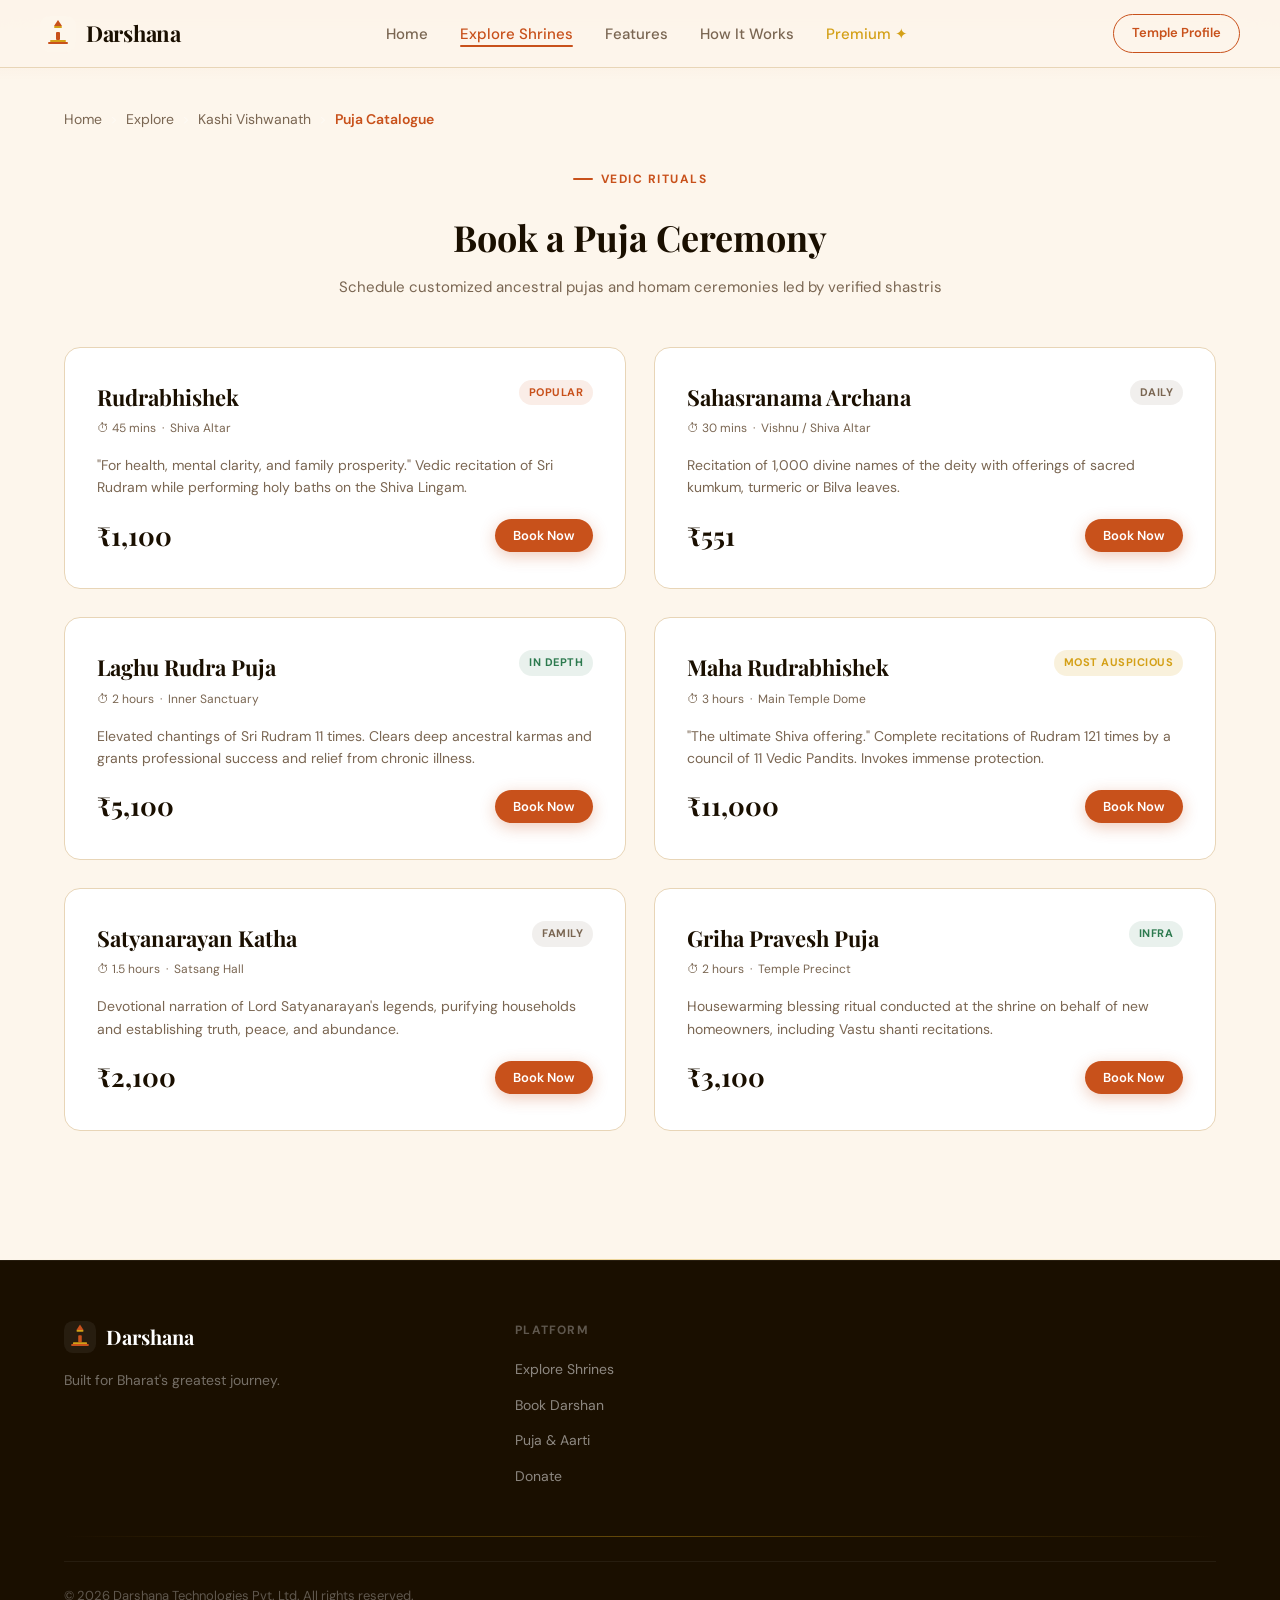
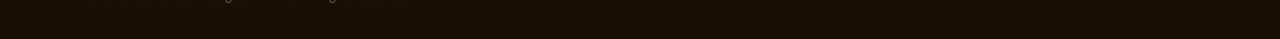
<file: booking-puja.html>
<!DOCTYPE html>
<html lang="en">
<head>
  <meta charset="UTF-8" />
  <meta name="viewport" content="width=device-width, initial-scale=1.0" />
  <title>Puja Booking Catalogue — Darshana</title>
  <meta name="description" content="Schedule classical Vedic Pujas conducted by certified priests at Kashi Vishwanath. Customize Gotras and stream via remote Live Feed." />
  <link rel="stylesheet" href="styles.css" />
  <link rel="stylesheet" href="styles-extra.css" />
  <link rel="icon" href="data:image/svg+xml,<svg xmlns='http://www.w3.org/2000/svg' viewBox='0 0 32 32'><text y='26' font-size='28'>🛕</text></svg>" />
</head>
<body>

<canvas id="confetti-canvas"></canvas>

<div class="hero-gradient-bar"></div>

<!-- NAVBAR -->
<nav class="navbar" id="navbar">
  <div class="navbar-inner">
    <a href="index.html" class="nav-logo">
      <svg class="nav-logo-icon" viewBox="0 0 36 36" fill="none">
        <rect width="36" height="36" rx="10" fill="#FDF6EC"/>
        <path d="M18 4L22 10H14L18 4Z" fill="#C8511B"/>
        <rect x="14" y="10" width="8" height="2" rx="1" fill="#D4A017"/>
        <rect x="16" y="16" width="4" height="8" rx="1" fill="#C8511B"/>
        <rect x="10" y="24" width="16" height="2" rx="1" fill="#D4A017"/>
        <rect x="8" y="26" width="20" height="2" rx="1" fill="#C8511B"/>
      </svg>
      <span class="nav-logo-text">Darshana</span>
    </a>
    <ul class="nav-links">
      <li><a href="index.html">Home</a></li>
      <li><a href="explore.html" class="active">Explore Shrines</a></li>
      <li><a href="index.html#features">Features</a></li>
      <li><a href="index.html#how-it-works">How It Works</a></li>
      <li><a href="subscription.html" style="color: #D4A017;">Premium ✦</a></li>
    </ul>
    <div class="nav-actions">
      <a href="shrine.html" class="btn btn-ghost btn-sm">Temple Profile</a>
    </div>
  </div>
</nav>

<!-- ============================================================
     BREADCRUMBS & SECTION
============================================================ -->
<section class="section" style="padding: 40px 0 80px;">
  <div class="container">
    
    <!-- Breadcrumbs -->
    <div class="breadcrumbs" style="color: var(--muted); margin-bottom: 32px;">
      <a href="index.html" style="color: var(--muted);">Home</a>
      <span>&gt;</span>
      <a href="explore.html" style="color: var(--muted);">Explore</a>
      <span>&gt;</span>
      <a href="shrine.html" style="color: var(--muted);">Kashi Vishwanath</a>
      <span>&gt;</span>
      <span style="color: var(--saffron); font-weight: 600;">Puja Catalogue</span>
    </div>

    <!-- SUCCESS WRAPPER -->
    <div id="puja-flow-container">
      
      <!-- ============================================================
           PUJA CATALOGUE GRID
      ============================================================ -->
      <div id="puja-catalog-view" style="display:block;">
        <div style="text-align: center; margin-bottom: 48px;">
          <div class="section-label" style="justify-content:center;">Vedic Rituals</div>
          <h1 style="font-family:'Playfair Display',serif; font-size:36px; font-weight:700; color:var(--dark); margin-top:8px;">
            Book a Puja Ceremony
          </h1>
          <p style="font-size:15px; color:var(--muted); margin-top:8px;">Schedule customized ancestral pujas and homam ceremonies led by verified shastris</p>
        </div>

        <div style="display:grid; grid-template-columns: repeat(2, 1fr); gap: 28px; margin-bottom: 48px;">
          
          <!-- Puja Card 1 -->
          <div class="tier-card" style="cursor:default;">
            <div style="display:flex; justify-content:space-between; align-items:start;">
              <h3 style="font-family:'Playfair Display',serif; font-size:22px; font-weight:700; color:var(--dark);">Rudrabhishek</h3>
              <span class="tier-badge-label" style="position:static; background:rgba(200,81,27,0.1); color:var(--saffron);">Popular</span>
            </div>
            <p style="font-size:12px; color:var(--muted); margin-top:4px;">⏱ 45 mins &nbsp;·&nbsp; Shiva Altar</p>
            <p style="font-size:14px; color:var(--muted); margin:16px 0; line-height:1.6;">
              "For health, mental clarity, and family prosperity." Vedic recitation of Sri Rudram while performing holy baths on the Shiva Lingam.
            </p>
            <div style="display:flex; justify-content:space-between; align-items:center; margin-top:auto;">
              <span style="font-family:'Playfair Display',serif; font-size:26px; font-weight:700; color:var(--dark);">₹1,100</span>
              <button class="btn btn-primary btn-sm" onclick="selectPuja(1, 'Rudrabhishek', 1100)">Book Now</button>
            </div>
          </div>

          <!-- Puja Card 2 -->
          <div class="tier-card" style="cursor:default;">
            <div style="display:flex; justify-content:space-between; align-items:start;">
              <h3 style="font-family:'Playfair Display',serif; font-size:22px; font-weight:700; color:var(--dark);">Sahasranama Archana</h3>
              <span class="tier-badge-label" style="position:static; background:rgba(122,102,82,0.1); color:var(--muted);">Daily</span>
            </div>
            <p style="font-size:12px; color:var(--muted); margin-top:4px;">⏱ 30 mins &nbsp;·&nbsp; Vishnu / Shiva Altar</p>
            <p style="font-size:14px; color:var(--muted); margin:16px 0; line-height:1.6;">
              Recitation of 1,000 divine names of the deity with offerings of sacred kumkum, turmeric or Bilva leaves.
            </p>
            <div style="display:flex; justify-content:space-between; align-items:center; margin-top:auto;">
              <span style="font-family:'Playfair Display',serif; font-size:26px; font-weight:700; color:var(--dark);">₹551</span>
              <button class="btn btn-primary btn-sm" onclick="selectPuja(2, 'Sahasranama Archana', 551)">Book Now</button>
            </div>
          </div>

          <!-- Puja Card 3 -->
          <div class="tier-card" style="cursor:default;">
            <div style="display:flex; justify-content:space-between; align-items:start;">
              <h3 style="font-family:'Playfair Display',serif; font-size:22px; font-weight:700; color:var(--dark);">Laghu Rudra Puja</h3>
              <span class="tier-badge-label" style="position:static; background:rgba(45,122,79,0.1); color:var(--success);">In Depth</span>
            </div>
            <p style="font-size:12px; color:var(--muted); margin-top:4px;">⏱ 2 hours &nbsp;·&nbsp; Inner Sanctuary</p>
            <p style="font-size:14px; color:var(--muted); margin:16px 0; line-height:1.6;">
              Elevated chantings of Sri Rudram 11 times. Clears deep ancestral karmas and grants professional success and relief from chronic illness.
            </p>
            <div style="display:flex; justify-content:space-between; align-items:center; margin-top:auto;">
              <span style="font-family:'Playfair Display',serif; font-size:26px; font-weight:700; color:var(--dark);">₹5,100</span>
              <button class="btn btn-primary btn-sm" onclick="selectPuja(3, 'Laghu Rudra Puja', 5100)">Book Now</button>
            </div>
          </div>

          <!-- Puja Card 4 -->
          <div class="tier-card" style="cursor:default;">
            <div style="display:flex; justify-content:space-between; align-items:start;">
              <h3 style="font-family:'Playfair Display',serif; font-size:22px; font-weight:700; color:var(--dark);">Maha Rudrabhishek</h3>
              <span class="tier-badge-label" style="position:static; background:rgba(212,160,23,0.15); color:var(--gold);">Most Auspicious</span>
            </div>
            <p style="font-size:12px; color:var(--muted); margin-top:4px;">⏱ 3 hours &nbsp;·&nbsp; Main Temple Dome</p>
            <p style="font-size:14px; color:var(--muted); margin:16px 0; line-height:1.6;">
              "The ultimate Shiva offering." Complete recitations of Rudram 121 times by a council of 11 Vedic Pandits. Invokes immense protection.
            </p>
            <div style="display:flex; justify-content:space-between; align-items:center; margin-top:auto;">
              <span style="font-family:'Playfair Display',serif; font-size:26px; font-weight:700; color:var(--dark);">₹11,000</span>
              <button class="btn btn-primary btn-sm" onclick="selectPuja(4, 'Maha Rudrabhishek', 11000)">Book Now</button>
            </div>
          </div>

          <!-- Puja Card 5 -->
          <div class="tier-card" style="cursor:default;">
            <div style="display:flex; justify-content:space-between; align-items:start;">
              <h3 style="font-family:'Playfair Display',serif; font-size:22px; font-weight:700; color:var(--dark);">Satyanarayan Katha</h3>
              <span class="tier-badge-label" style="position:static; background:rgba(122,102,82,0.1); color:var(--muted);">Family</span>
            </div>
            <p style="font-size:12px; color:var(--muted); margin-top:4px;">⏱ 1.5 hours &nbsp;·&nbsp; Satsang Hall</p>
            <p style="font-size:14px; color:var(--muted); margin:16px 0; line-height:1.6;">
              Devotional narration of Lord Satyanarayan's legends, purifying households and establishing truth, peace, and abundance.
            </p>
            <div style="display:flex; justify-content:space-between; align-items:center; margin-top:auto;">
              <span style="font-family:'Playfair Display',serif; font-size:26px; font-weight:700; color:var(--dark);">₹2,100</span>
              <button class="btn btn-primary btn-sm" onclick="selectPuja(5, 'Satyanarayan Katha', 2100)">Book Now</button>
            </div>
          </div>

          <!-- Puja Card 6 -->
          <div class="tier-card" style="cursor:default;">
            <div style="display:flex; justify-content:space-between; align-items:start;">
              <h3 style="font-family:'Playfair Display',serif; font-size:22px; font-weight:700; color:var(--dark);">Griha Pravesh Puja</h3>
              <span class="tier-badge-label" style="position:static; background:rgba(45,122,79,0.1); color:var(--success);">Infra</span>
            </div>
            <p style="font-size:12px; color:var(--muted); margin-top:4px;">⏱ 2 hours &nbsp;·&nbsp; Temple Precinct</p>
            <p style="font-size:14px; color:var(--muted); margin:16px 0; line-height:1.6;">
              Housewarming blessing ritual conducted at the shrine on behalf of new homeowners, including Vastu shanti recitations.
            </p>
            <div style="display:flex; justify-content:space-between; align-items:center; margin-top:auto;">
              <span style="font-family:'Playfair Display',serif; font-size:26px; font-weight:700; color:var(--dark);">₹3,100</span>
              <button class="btn btn-primary btn-sm" onclick="selectPuja(6, 'Griha Pravesh Puja', 3100)">Book Now</button>
            </div>
          </div>

        </div>
      </div>

      <!-- ============================================================
           PUJA CONFIGURATION / BOOKING FORM
      ============================================================ -->
      <div id="puja-booking-view" style="display:none; max-width:760px; margin:0 auto; background:var(--white); border:1.5px solid var(--border); border-radius:20px; padding:40px; box-shadow:var(--card-shadow);">
        
        <div class="step-header">
          <h2 class="step-title" id="selected-puja-name-header">Configure Puja Booking</h2>
          <p class="step-subtitle">Complete your sankalp details for altar recitation</p>
        </div>

        <form onsubmit="processPujaBooking(event)">
          
          <!-- Timing fields -->
          <div class="form-row" style="grid-template-columns:1fr 1fr; margin-top:0; margin-bottom:24px;">
            <div>
              <label style="display:block; font-size:12px; font-weight:600; margin-bottom:6px;">Select Date</label>
              <input type="date" class="form-input" id="puja-date" required />
            </div>
            <div>
              <label style="display:block; font-size:12px; font-weight:600; margin-bottom:6px;">Preferred Time Slot</label>
              <select class="form-input" id="puja-time-slot">
                <option>6:00 AM - 7:00 AM</option>
                <option>8:30 AM - 10:00 AM</option>
                <option>12:00 PM - 1:30 PM</option>
                <option>3:00 PM - 4:30 PM</option>
                <option>6:00 PM - 7:30 PM</option>
              </select>
            </div>
          </div>

          <!-- Sankalp inputs -->
          <div style="border-top:1.5px solid var(--border); padding-top:24px; margin-bottom:32px;">
            <h3 style="font-family:'Playfair Display',serif; font-size:20px; font-weight:700; color:var(--dark); margin-bottom:16px;">Sankalp Recitation Parameters</h3>
            
            <div class="form-row" style="grid-template-columns:1.5fr 1fr; margin-top:0;">
              <div>
                <label style="display:block; font-size:12px; font-weight:600; margin-bottom:6px;">Yajamana Full Name (Head of Family)</label>
                <input type="text" class="form-input" id="puja-fullname" placeholder="Enter Full Name" required />
              </div>
              <div>
                <label style="display:block; font-size:12px; font-weight:600; margin-bottom:6px;">Family Gotram</label>
                <input type="text" class="form-input" id="puja-gotra" placeholder="E.g. Bharadwaja" required />
              </div>
            </div>

            <div class="form-row" style="grid-template-columns:1fr 1fr 1fr; margin-top:16px;">
              <div>
                <label style="display:block; font-size:12px; font-weight:600; margin-bottom:6px;">City of Residence</label>
                <input type="text" class="form-input" id="puja-city" placeholder="E.g. Delhi" required />
              </div>
              <div>
                <label style="display:block; font-size:12px; font-weight:600; margin-bottom:6px;">Birth Star / Nakshatra</label>
                <input type="text" class="form-input" id="puja-nakshatra" placeholder="Optional" />
              </div>
              <div>
                <label style="display:block; font-size:12px; font-weight:600; margin-bottom:6px;">Purpose / Sankalp</label>
                <input type="text" class="form-input" id="puja-purpose" placeholder="E.g. Family peace" required />
              </div>
            </div>
          </div>

          <!-- Attendance selection tabs -->
          <div class="switch-container" style="margin-top:0; margin-bottom:32px;">
            <div>
              <strong style="color:var(--dark); font-size:14px; display:block;">Live Remote Video Stream Link</strong>
              <span style="font-size:12px; color:var(--muted);">We'll send you an encrypted YouTube private stream link to watch live</span>
            </div>
            <label class="switch">
              <input type="checkbox" checked id="puja-remote-toggle" onchange="pujaState.mode = this.checked ? 'remote' : 'person'" />
              <span class="slider"></span>
            </label>
          </div>

          <!-- Contacts details -->
          <div style="border-top:1px solid var(--border); padding-top:24px; margin-bottom:32px;">
            <h3 style="font-family:'Playfair Display',serif; font-size:18px; font-weight:700; color:var(--dark); margin-bottom:12px;">Billing & Updates</h3>
            <div class="form-row" style="grid-template-columns:1fr 1fr; margin-top:0;">
              <div>
                <label style="display:block; font-size:12px; font-weight:600; margin-bottom:6px;">Mobile Number</label>
                <input type="tel" class="form-input" placeholder="9876543210" required />
              </div>
              <div>
                <label style="display:block; font-size:12px; font-weight:600; margin-bottom:6px;">Email Address</label>
                <input type="email" class="form-input" placeholder="yajamana@domain.com" required />
              </div>
            </div>
          </div>

          <div style="display:flex; justify-content:space-between; align-items:center;">
            <button type="button" class="btn btn-ghost" onclick="document.getElementById('puja-catalog-view').style.display='block'; document.getElementById('puja-booking-view').style.display='none';">&larr; Back to Catalogue</button>
            <button type="submit" class="btn btn-primary" id="puja-submit-btn">Proceed to Offering Payment &rarr;</button>
          </div>

        </form>

      </div>
    </div>
  </div>
</section>

<div class="gold-divider"></div>

<!-- FOOTER -->
<footer class="footer">
  <div class="container">
    <div class="footer-grid">
      <div class="footer-brand">
        <div class="footer-logo">
          <a href="index.html" class="nav-logo">
            <svg width="32" height="32" viewBox="0 0 36 36" fill="none">
              <rect width="36" height="36" rx="10" fill="rgba(255,255,255,0.06)"/>
              <path d="M18 4L22 10H14L18 4Z" fill="#C8511B"/>
              <rect x="14" y="10" width="8" height="2" rx="1" fill="#D4A017"/>
              <rect x="16" y="16" width="4" height="8" rx="1" fill="#C8511B"/>
              <rect x="10" y="24" width="16" height="2" rx="1" fill="#D4A017"/>
              <rect x="8" y="26" width="20" height="2" rx="1" fill="#C8511B"/>
            </svg>
            <span style="font-family:'Playfair Display',serif;font-size:20px;font-weight:700;color:white;">Darshana</span>
          </a>
        </div>
        <p class="footer-tagline">Built for Bharat's greatest journey.</p>
      </div>
      <div>
        <p class="footer-col-title">Platform</p>
        <ul class="footer-links">
          <li><a href="explore.html">Explore Shrines</a></li>
          <li><a href="booking-darshan.html">Book Darshan</a></li>
          <li><a href="booking-aarti.html">Puja & Aarti</a></li>
          <li><a href="donate.html">Donate</a></li>
        </ul>
      </div>
    </div>
    <div class="gold-divider"></div>
    <div class="footer-bottom" style="margin-top:24px;">
      <p class="footer-copy">© 2026 Darshana Technologies Pvt. Ltd. All rights reserved.</p>
    </div>
  </div>
</footer>

<script>
  // Set today as default date on load
  document.addEventListener('DOMContentLoaded', () => {
    const dInput = document.getElementById('puja-date');
    if (dInput) {
      const today = new Date().toISOString().split('T')[0];
      dInput.value = today;
    }
  });
</script>
<script src="app.js"></script>
<script src="app-extra.js"></script>
</body>
</html>
</file>
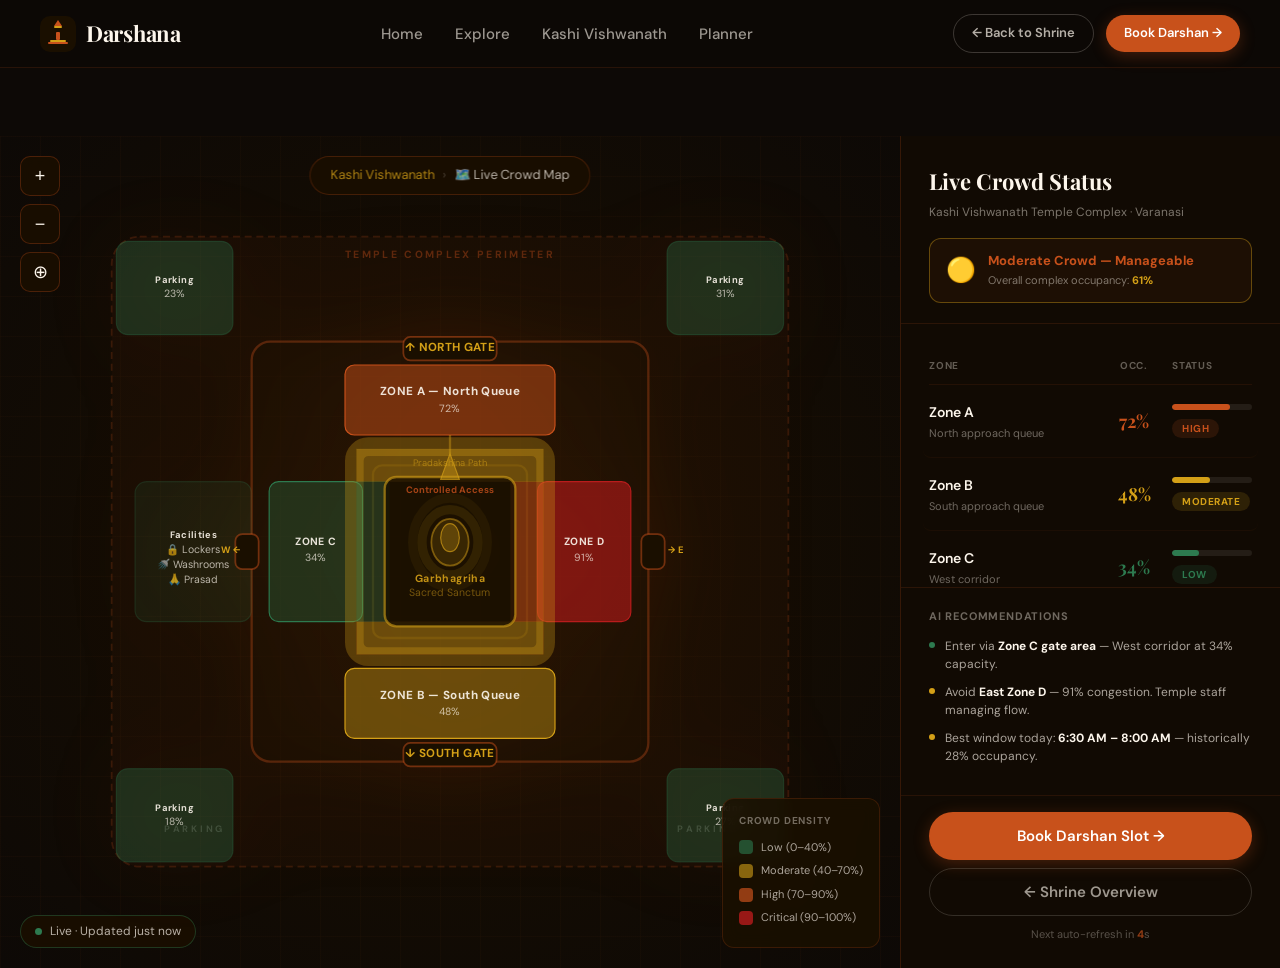
<file: crowd.html>
<!DOCTYPE html>
<html lang="en">
<head>
  <meta charset="UTF-8" />
  <meta name="viewport" content="width=device-width, initial-scale=1.0" />
  <title>Live Crowd Map — Kashi Vishwanath | Darshana</title>
  <meta name="description" content="Real-time crowd density map for Kashi Vishwanath Temple, Varanasi. Track zones, queue status, and best times to visit." />
  <link rel="stylesheet" href="styles.css" />
  <link rel="stylesheet" href="styles-extra.css" />
  <link rel="icon" href="data:image/svg+xml,<svg xmlns='http://www.w3.org/2000/svg' viewBox='0 0 32 32'><text y='26' font-size='28'>🗺️</text></svg>" />
  <style>
    /* ============================================================
       CROWD MAP PAGE SPECIFIC STYLES
    ============================================================ */
    body { background: #0D0906; color: #FDF6EC; margin: 0; font-family: 'DM Sans', sans-serif; }

    .crowd-page-layout {
      display: grid;
      grid-template-columns: 1fr 380px;
      height: calc(100vh - 68px);
      margin-top: 68px;
      overflow: hidden;
    }

    /* Map Area */
    .map-viewport {
      position: relative;
      background: radial-gradient(ellipse at center, #1A0F00 0%, #0D0906 100%);
      display: flex;
      align-items: center;
      justify-content: center;
      overflow: hidden;
    }

    .map-bg-pattern {
      position: absolute;
      inset: 0;
      background-image: 
        linear-gradient(rgba(200,81,27,0.03) 1px, transparent 1px),
        linear-gradient(90deg, rgba(200,81,27,0.03) 1px, transparent 1px);
      background-size: 40px 40px;
    }

    .map-controls {
      position: absolute;
      top: 20px;
      left: 20px;
      display: flex;
      flex-direction: column;
      gap: 8px;
      z-index: 10;
    }

    .map-ctrl-btn {
      width: 40px;
      height: 40px;
      background: rgba(26,15,0,0.85);
      border: 1px solid rgba(200,81,27,0.3);
      border-radius: 10px;
      color: #FDF6EC;
      font-size: 18px;
      cursor: pointer;
      display: flex;
      align-items: center;
      justify-content: center;
      transition: all 0.2s;
      backdrop-filter: blur(8px);
    }
    .map-ctrl-btn:hover {
      border-color: #C8511B;
      background: rgba(200,81,27,0.15);
    }

    .map-breadcrumb {
      position: absolute;
      top: 20px;
      left: 50%;
      transform: translateX(-50%);
      background: rgba(26,15,0,0.85);
      border: 1px solid rgba(200,81,27,0.25);
      border-radius: 30px;
      padding: 8px 20px;
      font-size: 13px;
      color: rgba(253,246,236,0.7);
      backdrop-filter: blur(8px);
      display: flex;
      align-items: center;
      gap: 8px;
      white-space: nowrap;
    }
    .map-breadcrumb a { color: rgba(212,160,23,0.8); text-decoration: none; }
    .map-breadcrumb a:hover { color: #D4A017; }

    /* Last Updated Badge */
    .map-update-badge {
      position: absolute;
      bottom: 20px;
      left: 20px;
      background: rgba(26,15,0,0.85);
      border: 1px solid rgba(45,122,79,0.4);
      border-radius: 20px;
      padding: 6px 14px;
      font-size: 12px;
      color: rgba(253,246,236,0.7);
      backdrop-filter: blur(8px);
      display: flex;
      align-items: center;
      gap: 8px;
    }
    .update-live-dot {
      width: 7px; height: 7px;
      border-radius: 50%;
      background: #2D7A4F;
      animation: pulse-dot 2s infinite;
    }

    /* SVG Temple Floor Plan */
    #temple-floor-plan {
      width: min(700px, 90%);
      height: auto;
      position: relative;
      z-index: 2;
      filter: drop-shadow(0 0 40px rgba(200,81,27,0.15));
    }

    /* Zone fills */
    .zone-fill {
      transition: fill 1.2s ease, opacity 0.8s ease;
      cursor: pointer;
    }
    .zone-fill:hover { opacity: 0.9 !important; }

    /* Zone label text in SVG */
    .zone-label {
      font-family: 'DM Sans', sans-serif;
      font-size: 10px;
      font-weight: 700;
      fill: rgba(253,246,236,0.9);
      text-anchor: middle;
      pointer-events: none;
      letter-spacing: 0.3px;
    }
    .zone-occ-label {
      font-family: 'DM Sans', sans-serif;
      font-size: 9px;
      fill: rgba(253,246,236,0.7);
      text-anchor: middle;
      pointer-events: none;
    }

    /* Zone pulsing for red/critical */
    @keyframes zone-pulse {
      0%, 100% { opacity: 0.7; }
      50% { opacity: 1; }
    }
    .zone-critical { animation: zone-pulse 1.4s ease-in-out infinite; }

    /* ---- Info Panel (Right Sidebar) ---- */
    .crowd-info-panel {
      background: #110A03;
      border-left: 1px solid rgba(200,81,27,0.2);
      display: flex;
      flex-direction: column;
      overflow: hidden;
    }

    .panel-header {
      padding: 28px 28px 20px;
      border-bottom: 1px solid rgba(200,81,27,0.15);
      flex-shrink: 0;
    }
    .panel-title {
      font-family: 'Playfair Display', serif;
      font-size: 22px;
      font-weight: 700;
      color: #FDF6EC;
      margin-bottom: 4px;
    }
    .panel-subtitle {
      font-size: 12px;
      color: rgba(253,246,236,0.45);
    }

    .panel-overall-badge {
      margin-top: 16px;
      padding: 12px 16px;
      border-radius: 12px;
      display: flex;
      align-items: center;
      gap: 12px;
      border: 1px solid rgba(200,81,27,0.3);
      background: rgba(200,81,27,0.07);
    }
    .overall-crowd-icon {
      font-size: 24px;
    }
    .overall-label {
      font-size: 13px;
      font-weight: 700;
      color: #C8511B;
    }
    .overall-sub {
      font-size: 11px;
      color: rgba(253,246,236,0.45);
    }

    /* Zone table */
    .zone-table-wrap {
      flex: 1;
      overflow-y: auto;
      padding: 0 28px 20px;
      scrollbar-width: thin;
      scrollbar-color: rgba(200,81,27,0.2) transparent;
    }
    .zone-table-wrap::-webkit-scrollbar { width: 4px; }
    .zone-table-wrap::-webkit-scrollbar-track { background: transparent; }
    .zone-table-wrap::-webkit-scrollbar-thumb { background: rgba(200,81,27,0.2); border-radius: 2px; }

    .zone-table-header {
      display: grid;
      grid-template-columns: 1fr 60px 80px;
      gap: 8px;
      padding: 14px 0 10px;
      font-size: 10px;
      font-weight: 700;
      color: rgba(253,246,236,0.35);
      text-transform: uppercase;
      letter-spacing: 0.8px;
      border-bottom: 1px solid rgba(200,81,27,0.1);
      margin-top: 20px;
      position: sticky;
      top: 0;
      background: #110A03;
      z-index: 2;
    }

    .zone-row {
      display: grid;
      grid-template-columns: 1fr 60px 80px;
      gap: 8px;
      padding: 14px 0;
      border-bottom: 1px solid rgba(200,81,27,0.06);
      align-items: center;
      cursor: pointer;
      transition: background 0.2s;
      border-radius: 8px;
      margin: 2px -6px;
      padding-left: 6px;
      padding-right: 6px;
    }
    .zone-row:hover { background: rgba(200,81,27,0.05); }
    .zone-row.active-zone { background: rgba(200,81,27,0.1); }

    .zone-name {
      font-size: 14px;
      font-weight: 600;
      color: #FDF6EC;
    }
    .zone-desc {
      font-size: 11px;
      color: rgba(253,246,236,0.4);
      margin-top: 2px;
    }
    .zone-occ-pct {
      font-family: 'Playfair Display', serif;
      font-size: 18px;
      font-weight: 700;
      text-align: center;
    }

    /* Occupancy bar */
    .zone-bar-wrap {
      display: flex;
      align-items: center;
      gap: 6px;
    }
    .zone-bar-track {
      flex: 1;
      height: 6px;
      background: rgba(253,246,236,0.08);
      border-radius: 3px;
      overflow: hidden;
    }
    .zone-bar-fill {
      height: 100%;
      border-radius: 3px;
      transition: width 1.2s ease;
    }

    /* Status chips */
    .zone-chip {
      font-size: 10px;
      font-weight: 700;
      padding: 3px 10px;
      border-radius: 20px;
      text-transform: uppercase;
      letter-spacing: 0.5px;
      white-space: nowrap;
    }
    .chip-low { background: rgba(45,122,79,0.15); color: #2D7A4F; }
    .chip-mod { background: rgba(212,160,23,0.15); color: #D4A017; }
    .chip-high { background: rgba(200,81,27,0.15); color: #C8511B; }
    .chip-crit { background: rgba(185,28,28,0.2); color: #B91C1C; animation: zone-pulse 1.4s infinite; }

    /* Recommendations Section */
    .panel-recs {
      padding: 20px 28px;
      border-top: 1px solid rgba(200,81,27,0.15);
      flex-shrink: 0;
    }
    .rec-title {
      font-size: 11px;
      font-weight: 700;
      text-transform: uppercase;
      letter-spacing: 0.8px;
      color: rgba(253,246,236,0.4);
      margin-bottom: 12px;
    }
    .rec-item {
      display: flex;
      align-items: flex-start;
      gap: 10px;
      margin-bottom: 10px;
      font-size: 12px;
      color: rgba(253,246,236,0.65);
      line-height: 1.5;
    }
    .rec-dot {
      width: 6px; height: 6px;
      border-radius: 50%;
      background: #D4A017;
      margin-top: 5px;
      flex-shrink: 0;
    }

    /* Panel Footer CTA */
    .panel-footer {
      padding: 16px 28px 24px;
      border-top: 1px solid rgba(200,81,27,0.12);
      flex-shrink: 0;
    }
    .panel-footer .btn-primary {
      width: 100%;
      text-align: center;
      display: block;
    }
    .panel-footer .btn-ghost {
      width: 100%;
      text-align: center;
      display: block;
      margin-top: 8px;
      border-color: rgba(253,246,236,0.15);
      color: rgba(253,246,236,0.6);
    }
    .panel-footer .btn-ghost:hover {
      border-color: rgba(253,246,236,0.4);
      color: #FDF6EC;
      background: rgba(253,246,236,0.05);
    }

    /* Countdown Timer */
    .next-update-timer {
      text-align: center;
      font-size: 11px;
      color: rgba(253,246,236,0.3);
      margin-top: 10px;
    }
    .timer-countdown {
      font-weight: 700;
      color: rgba(200,81,27,0.7);
    }

    /* Legend */
    .map-legend {
      position: absolute;
      bottom: 20px;
      right: 20px;
      background: rgba(26,15,0,0.88);
      border: 1px solid rgba(200,81,27,0.2);
      border-radius: 12px;
      padding: 14px 16px;
      backdrop-filter: blur(8px);
      z-index: 10;
    }
    .legend-title {
      font-size: 10px;
      font-weight: 700;
      text-transform: uppercase;
      letter-spacing: 0.8px;
      color: rgba(253,246,236,0.4);
      margin-bottom: 10px;
    }
    .legend-row {
      display: flex;
      align-items: center;
      gap: 8px;
      font-size: 11px;
      color: rgba(253,246,236,0.65);
      margin-bottom: 6px;
    }
    .legend-swatch {
      width: 14px; height: 14px;
      border-radius: 4px;
      flex-shrink: 0;
    }

    /* Selected zone tooltip */
    .zone-tooltip {
      position: absolute;
      background: rgba(17,10,3,0.95);
      border: 1px solid rgba(200,81,27,0.4);
      border-radius: 10px;
      padding: 10px 14px;
      font-size: 12px;
      color: #FDF6EC;
      pointer-events: none;
      opacity: 0;
      transition: opacity 0.2s;
      z-index: 20;
      white-space: nowrap;
      backdrop-filter: blur(8px);
    }
    .zone-tooltip.visible { opacity: 1; }

    /* Mobile layout */
    @media (max-width: 900px) {
      .crowd-page-layout {
        grid-template-columns: 1fr;
        grid-template-rows: 60vh 1fr;
        height: auto;
      }
      .crowd-info-panel {
        border-left: none;
        border-top: 1px solid rgba(200,81,27,0.2);
        max-height: 60vh;
      }
      .map-breadcrumb { display: none; }
    }
  </style>
</head>
<body>

<!-- NAVBAR (dark mode) -->
<nav class="navbar" id="navbar" style="background: rgba(13,9,6,0.95); border-bottom: 1px solid rgba(200,81,27,0.15);">
  <div class="navbar-inner">
    <a href="index.html" class="nav-logo">
      <svg class="nav-logo-icon" viewBox="0 0 36 36" fill="none">
        <rect width="36" height="36" rx="10" fill="#1A0F00"/>
        <path d="M18 4L22 10H14L18 4Z" fill="#C8511B"/>
        <rect x="14" y="10" width="8" height="2" rx="1" fill="#D4A017"/>
        <rect x="16" y="16" width="4" height="8" rx="1" fill="#C8511B"/>
        <rect x="10" y="24" width="16" height="2" rx="1" fill="#D4A017"/>
        <rect x="8" y="26" width="20" height="2" rx="1" fill="#C8511B"/>
      </svg>
      <span class="nav-logo-text" style="color:#FDF6EC;">Darshana</span>
    </a>
    <ul class="nav-links" style="--nav-link-color: rgba(253,246,236,0.6);">
      <li><a href="index.html" style="color:rgba(253,246,236,0.6);">Home</a></li>
      <li><a href="explore.html" style="color:rgba(253,246,236,0.6);">Explore</a></li>
      <li><a href="shrine.html" style="color:rgba(253,246,236,0.6);">Kashi Vishwanath</a></li>
      <li><a href="planner.html" style="color:rgba(253,246,236,0.6);">Planner</a></li>
    </ul>
    <div class="nav-actions">
      <a href="shrine.html" class="btn btn-ghost btn-sm" style="border-color:rgba(253,246,236,0.2);color:rgba(253,246,236,0.7);">← Back to Shrine</a>
      <a href="booking-darshan.html" class="btn btn-primary btn-sm">Book Darshan →</a>
    </div>
  </div>
</nav>

<!-- ============================================================
     CROWD MAP LAYOUT
============================================================ -->
<div class="crowd-page-layout">

  <!-- ===== MAP VIEWPORT ===== -->
  <div class="map-viewport">
    <div class="map-bg-pattern"></div>

    <!-- Breadcrumb -->
    <div class="map-breadcrumb">
      <a href="shrine.html">Kashi Vishwanath</a>
      <span style="opacity:0.3;">›</span>
      <span>🗺️ Live Crowd Map</span>
    </div>

    <!-- Zoom Controls -->
    <div class="map-controls">
      <button class="map-ctrl-btn" id="zoom-in-btn" title="Zoom In">+</button>
      <button class="map-ctrl-btn" id="zoom-out-btn" title="Zoom Out">−</button>
      <button class="map-ctrl-btn" title="Reset View" id="reset-view-btn">⊕</button>
    </div>

    <!-- Tooltip -->
    <div class="zone-tooltip" id="zone-tooltip"></div>

    <!-- SVG Temple Floor Plan -->
    <svg id="temple-floor-plan" viewBox="0 0 600 560" fill="none" xmlns="http://www.w3.org/2000/svg" style="transform-origin: center; user-select: none;">

      <!-- ============ PARKING OUTER RING ============ -->
      <rect x="10" y="10" width="580" height="540" rx="24" fill="rgba(200,81,27,0.04)" stroke="rgba(200,81,27,0.2)" stroke-width="1.5" stroke-dasharray="6,4"/>
      <text x="300" y="28" class="zone-label" style="font-size:9px; fill:rgba(200,81,27,0.4); letter-spacing:2px;">TEMPLE COMPLEX PERIMETER</text>

      <!-- Parking area label -->
      <text x="80" y="520" class="zone-label" style="font-size:8px; fill:rgba(253,246,236,0.2);">P A R K I N G</text>
      <text x="520" y="520" class="zone-label" style="font-size:8px; fill:rgba(253,246,236,0.2);">P A R K I N G</text>

      <!-- Parking zone fills (corners) -->
      <rect id="zone-parking-nw" x="14" y="14" width="100" height="80" rx="10" class="zone-fill" fill="#2D7A4F" fill-opacity="0.18" stroke="rgba(45,122,79,0.3)" stroke-width="1"/>
      <text x="64" y="50" class="zone-label" style="font-size:8px;">Parking</text>
      <text x="64" y="62" class="zone-occ-label" id="park-nw-occ">23%</text>

      <rect id="zone-parking-ne" x="486" y="14" width="100" height="80" rx="10" class="zone-fill" fill="#2D7A4F" fill-opacity="0.18" stroke="rgba(45,122,79,0.3)" stroke-width="1"/>
      <text x="536" y="50" class="zone-label" style="font-size:8px;">Parking</text>
      <text x="536" y="62" class="zone-occ-label" id="park-ne-occ">31%</text>

      <rect id="zone-parking-sw" x="14" y="466" width="100" height="80" rx="10" class="zone-fill" fill="#2D7A4F" fill-opacity="0.18" stroke="rgba(45,122,79,0.3)" stroke-width="1"/>
      <text x="64" y="502" class="zone-label" style="font-size:8px;">Parking</text>
      <text x="64" y="514" class="zone-occ-label" id="park-sw-occ">18%</text>

      <rect id="zone-parking-se" x="486" y="466" width="100" height="80" rx="10" class="zone-fill" fill="#2D7A4F" fill-opacity="0.18" stroke="rgba(45,122,79,0.3)" stroke-width="1"/>
      <text x="536" y="502" class="zone-label" style="font-size:8px;">Parking</text>
      <text x="536" y="514" class="zone-occ-label" id="park-se-occ">27%</text>

      <!-- ============ FACILITIES BLOCK ============ -->
      <rect id="zone-facilities" x="30" y="220" width="100" height="120" rx="10" class="zone-fill" fill="#2D7A4F" fill-opacity="0.12" stroke="rgba(45,122,79,0.25)" stroke-width="1"/>
      <text x="80" y="268" class="zone-label" style="font-size:8px;">Facilities</text>
      <text x="80" y="281" class="zone-occ-label">🔒 Lockers</text>
      <text x="80" y="294" class="zone-occ-label">🚿 Washrooms</text>
      <text x="80" y="307" class="zone-occ-label">🙏 Prasad</text>

      <!-- ============ OUTER COMPOUND WALL ============ -->
      <rect x="130" y="100" width="340" height="360" rx="16" fill="rgba(26,15,0,0.4)" stroke="rgba(200,81,27,0.35)" stroke-width="2"/>

      <!-- 4 ENTRY GATES -->
      <!-- North Gate -->
      <rect x="260" y="96" width="80" height="20" rx="6" fill="#1A0F00" stroke="rgba(200,81,27,0.5)" stroke-width="1.5"/>
      <text x="300" y="108" class="zone-label" style="fill:#D4A017;">↑ NORTH GATE</text>

      <!-- South Gate -->
      <rect x="260" y="444" width="80" height="20" rx="6" fill="#1A0F00" stroke="rgba(200,81,27,0.5)" stroke-width="1.5"/>
      <text x="300" y="456" class="zone-label" style="fill:#D4A017;">↓ SOUTH GATE</text>

      <!-- East Gate -->
      <rect x="464" y="265" width="20" height="30" rx="6" fill="#1A0F00" stroke="rgba(200,81,27,0.5)" stroke-width="1.5"/>
      <text x="494" y="281" class="zone-label" style="font-size:8px; fill:#D4A017; writing-mode:horizontal-tb;">→ E</text>

      <!-- West Gate -->
      <rect x="116" y="265" width="20" height="30" rx="6" fill="#1A0F00" stroke="rgba(200,81,27,0.5)" stroke-width="1.5"/>
      <text x="112" y="281" class="zone-label" style="font-size:8px; fill:#D4A017;">W ←</text>

      <!-- ============ QUEUE ZONES A, B, C, D ============ -->
      <!-- Zone A — North approach queue -->
      <rect id="zone-A" x="210" y="120" width="180" height="60" rx="8" class="zone-fill" fill="#C8511B" fill-opacity="0.5" stroke="#C8511B" stroke-width="1"/>
      <text x="300" y="146" class="zone-label">ZONE A — North Queue</text>
      <text x="300" y="160" class="zone-occ-label" id="zone-A-occ">72%</text>

      <!-- Zone B — South approach queue -->
      <rect id="zone-B" x="210" y="380" width="180" height="60" rx="8" class="zone-fill" fill="#D4A017" fill-opacity="0.4" stroke="#D4A017" stroke-width="1"/>
      <text x="300" y="406" class="zone-label">ZONE B — South Queue</text>
      <text x="300" y="420" class="zone-occ-label" id="zone-B-occ">48%</text>

      <!-- Zone C — West wing corridor -->
      <rect id="zone-C" x="145" y="220" width="80" height="120" rx="8" class="zone-fill" fill="#2D7A4F" fill-opacity="0.3" stroke="#2D7A4F" stroke-width="1"/>
      <text x="185" y="274" class="zone-label" style="font-size:9px;">ZONE C</text>
      <text x="185" y="288" class="zone-occ-label" id="zone-C-occ">34%</text>

      <!-- Zone D — East wing corridor -->
      <rect id="zone-D" x="375" y="220" width="80" height="120" rx="8" class="zone-fill" fill="#B91C1C" fill-opacity="0.5" stroke="#B91C1C" stroke-width="1" class="zone-critical"/>
      <text x="415" y="274" class="zone-label" style="font-size:9px;">ZONE D</text>
      <text x="415" y="288" class="zone-occ-label" id="zone-D-occ">91%</text>

      <!-- ============ PRADAKSHINA PATH (Circumambulation corridor) ============ -->
      <!-- Outer path ring -->
      <rect x="218" y="190" width="164" height="180" rx="12" fill="none" stroke="rgba(212,160,23,0.3)" stroke-width="16" stroke-dasharray="0"/>
      <!-- Inner path boundary -->
      <rect x="234" y="206" width="132" height="148" rx="8" fill="none" stroke="rgba(212,160,23,0.15)" stroke-width="2"/>

      <!-- Pradakshina fill (walkway) - split into segments -->
      <!-- Top segment -->
      <rect id="prad-top" x="220" y="192" width="160" height="28" rx="0" class="zone-fill" fill="#D4A017" fill-opacity="0.25" stroke="rgba(212,160,23,0.2)" stroke-width="0.5"/>
      <!-- Bottom segment -->
      <rect id="prad-bot" x="220" y="340" width="160" height="28" rx="0" class="zone-fill" fill="#C8511B" fill-opacity="0.4" stroke="rgba(200,81,27,0.2)" stroke-width="0.5"/>
      <!-- Left segment -->
      <rect id="prad-left" x="220" y="220" width="28" height="120" rx="0" class="zone-fill" fill="#2D7A4F" fill-opacity="0.25" stroke="rgba(45,122,79,0.2)" stroke-width="0.5"/>
      <!-- Right segment -->
      <rect id="prad-right" x="352" y="220" width="28" height="120" rx="0" class="zone-fill" fill="#D4A017" fill-opacity="0.35" stroke="rgba(212,160,23,0.2)" stroke-width="0.5"/>

      <text x="300" y="207" class="zone-occ-label" style="font-size:8px; fill:rgba(212,160,23,0.6);">Pradakshina Path</text>

      <!-- ============ INNER SANCTUM (Garbhagriha) ============ -->
      <rect x="244" y="216" width="112" height="128" rx="10" fill="rgba(26,15,0,0.8)" stroke="rgba(212,160,23,0.6)" stroke-width="2"/>

      <!-- Shivling symbol -->
      <ellipse cx="300" cy="272" rx="16" ry="20" fill="rgba(212,160,23,0.15)" stroke="rgba(212,160,23,0.5)" stroke-width="1.5"/>
      <ellipse cx="300" cy="268" rx="8" ry="12" fill="rgba(212,160,23,0.25)" stroke="rgba(212,160,23,0.7)" stroke-width="1"/>
      <!-- Glow -->
      <ellipse cx="300" cy="272" rx="24" ry="28" fill="none" stroke="rgba(212,160,23,0.12)" stroke-width="8"/>
      <ellipse cx="300" cy="272" rx="32" ry="38" fill="none" stroke="rgba(212,160,23,0.06)" stroke-width="8"/>

      <text x="300" y="306" class="zone-label" style="font-size:9px; fill:rgba(212,160,23,0.9);">Garbhagriha</text>
      <text x="300" y="318" class="zone-occ-label" style="fill:rgba(212,160,23,0.5);">Sacred Sanctum</text>
      <text x="300" y="230" class="zone-occ-label" id="sanctum-occ" style="fill:rgba(200,81,27,0.8); font-size:8px; font-weight:700;">Controlled Access</text>

      <!-- Temple spire indicator -->
      <polygon points="300,196 308,218 292,218" fill="rgba(212,160,23,0.4)" stroke="rgba(212,160,23,0.7)" stroke-width="1"/>
      <line x1="300" x2="300" y1="180" y2="196" stroke="rgba(212,160,23,0.4)" stroke-width="2"/>

    </svg>

    <!-- Legend -->
    <div class="map-legend">
      <div class="legend-title">Crowd Density</div>
      <div class="legend-row">
        <div class="legend-swatch" style="background:#2D7A4F; opacity:0.6;"></div>
        <span>Low (0–40%)</span>
      </div>
      <div class="legend-row">
        <div class="legend-swatch" style="background:#D4A017; opacity:0.6;"></div>
        <span>Moderate (40–70%)</span>
      </div>
      <div class="legend-row">
        <div class="legend-swatch" style="background:#C8511B; opacity:0.7;"></div>
        <span>High (70–90%)</span>
      </div>
      <div class="legend-row">
        <div class="legend-swatch" style="background:#B91C1C; opacity:0.8;"></div>
        <span>Critical (90–100%)</span>
      </div>
    </div>

    <!-- Last Updated Badge -->
    <div class="map-update-badge">
      <span class="update-live-dot"></span>
      <span>Live · Updated <span id="last-update-time">just now</span></span>
    </div>
  </div>

  <!-- ===== INFO PANEL ===== -->
  <div class="crowd-info-panel">
    <div class="panel-header">
      <div class="panel-title">Live Crowd Status</div>
      <div class="panel-subtitle">Kashi Vishwanath Temple Complex · Varanasi</div>

      <div class="panel-overall-badge" id="overall-badge">
        <span class="overall-crowd-icon">🟠</span>
        <div>
          <div class="overall-label" id="overall-label">Moderate–High Crowd</div>
          <div class="overall-sub">Overall complex occupancy: <strong id="overall-pct" style="color:#C8511B;">64%</strong></div>
        </div>
      </div>
    </div>

    <!-- Zone Table -->
    <div class="zone-table-wrap">
      <div class="zone-table-header">
        <span>Zone</span>
        <span style="text-align:center;">Occ.</span>
        <span>Status</span>
      </div>
      <div id="zone-rows-container">
        <!-- Populated by JS -->
      </div>
    </div>

    <!-- Recommendations -->
    <div class="panel-recs">
      <div class="rec-title">AI Recommendations</div>
      <div class="rec-item">
        <div class="rec-dot" style="background:#2D7A4F;"></div>
        <span id="rec-1">Enter via <strong style="color:#FDF6EC;">West Gate</strong> — Zone C is currently at 34% capacity. Shortest wait.</span>
      </div>
      <div class="rec-item">
        <div class="rec-dot" style="background:#D4A017;"></div>
        <span id="rec-2">Avoid <strong style="color:#FDF6EC;">East Zone D</strong> — critical congestion. Temple staff are managing flow.</span>
      </div>
      <div class="rec-item">
        <div class="rec-dot"></div>
        <span id="rec-3">Best window today: <strong style="color:#FDF6EC;">6:30 AM – 8:00 AM</strong> — historically 28% occupancy.</span>
      </div>
    </div>

    <!-- Footer CTAs -->
    <div class="panel-footer">
      <a href="booking-darshan.html" class="btn btn-primary">Book Darshan Slot →</a>
      <a href="shrine.html" class="btn btn-ghost">← Shrine Overview</a>
      <div class="next-update-timer">Next auto-refresh in <span class="timer-countdown" id="countdown-timer">5</span>s</div>
    </div>
  </div>

</div>

<script>
/* ============================================================
   CROWD HEAT MAP — LIVE SIMULATION ENGINE
============================================================ */
'use strict';

// Zone definitions with initial occupancy
const ZONES = [
  {
    id: 'zone-A', name: 'Zone A', desc: 'North approach queue', occ: 72,
    occEl: 'zone-A-occ', delta: [-4, 4], type: 'queue'
  },
  {
    id: 'zone-B', name: 'Zone B', desc: 'South approach queue', occ: 48,
    occEl: 'zone-B-occ', delta: [-3, 5], type: 'queue'
  },
  {
    id: 'zone-C', name: 'Zone C', desc: 'West corridor', occ: 34,
    occEl: 'zone-C-occ', delta: [-3, 3], type: 'corridor'
  },
  {
    id: 'zone-D', name: 'Zone D', desc: 'East corridor', occ: 91,
    occEl: 'zone-D-occ', delta: [-5, 3], type: 'corridor'
  },
  {
    id: 'prad-top', name: 'Pradakshina North', desc: 'Circumambulation path — North', occ: 52,
    occEl: null, delta: [-4, 4], type: 'prad'
  },
  {
    id: 'prad-bot', name: 'Pradakshina South', desc: 'Circumambulation path — South', occ: 68,
    occEl: null, delta: [-4, 4], type: 'prad'
  },
  {
    id: 'prad-left', name: 'Pradakshina West', desc: 'Circumambulation path — West', occ: 35,
    occEl: null, delta: [-3, 4], type: 'prad'
  },
  {
    id: 'prad-right', name: 'Pradakshina East', desc: 'Circumambulation path — East', occ: 77,
    occEl: null, delta: [-4, 3], type: 'prad'
  },
  {
    id: 'zone-parking-nw', name: 'Parking NW', desc: 'North-West parking block', occ: 23,
    occEl: 'park-nw-occ', delta: [-2, 4], type: 'parking'
  },
  {
    id: 'zone-parking-ne', name: 'Parking NE', desc: 'North-East parking block', occ: 31,
    occEl: 'park-ne-occ', delta: [-2, 3], type: 'parking'
  },
  {
    id: 'zone-parking-sw', name: 'Parking SW', desc: 'South-West parking block', occ: 18,
    occEl: 'park-sw-occ', delta: [-2, 3], type: 'parking'
  },
  {
    id: 'zone-parking-se', name: 'Parking SE', desc: 'South-East parking block', occ: 27,
    occEl: 'park-se-occ', delta: [-3, 3], type: 'parking'
  },
];

function getZoneColor(occ) {
  if (occ >= 90) return { fill: '#B91C1C', opacity: 0.6, chipClass: 'chip-crit', chipText: 'Critical' };
  if (occ >= 70) return { fill: '#C8511B', opacity: 0.5, chipClass: 'chip-high', chipText: 'High' };
  if (occ >= 40) return { fill: '#D4A017', opacity: 0.4, chipClass: 'chip-mod', chipText: 'Moderate' };
  return { fill: '#2D7A4F', opacity: 0.3, chipClass: 'chip-low', chipText: 'Low' };
}

function applyZoneColors() {
  ZONES.forEach(z => {
    const el = document.getElementById(z.id);
    if (!el) return;
    const { fill, opacity } = getZoneColor(z.occ);
    el.setAttribute('fill', fill);
    el.setAttribute('fill-opacity', opacity);

    if (z.id === 'zone-D' && z.occ >= 90) {
      el.classList.add('zone-critical');
    } else {
      el.classList.remove('zone-critical');
    }

    // Update inline occ label
    if (z.occEl) {
      const occLabelEl = document.getElementById(z.occEl);
      if (occLabelEl) occLabelEl.textContent = z.occ + '%';
    }
  });
}

function renderZoneTable() {
  const container = document.getElementById('zone-rows-container');
  if (!container) return;

  const displayZones = ZONES.filter(z => z.type !== 'prad' && z.type !== 'parking');

  container.innerHTML = displayZones.map((z, i) => {
    const { chipClass, chipText } = getZoneColor(z.occ);
    const barColor = getZoneColor(z.occ).fill;
    return `
      <div class="zone-row" id="row-${z.id}" onclick="highlightZone('${z.id}')">
        <div>
          <div class="zone-name">${z.name}</div>
          <div class="zone-desc">${z.desc}</div>
        </div>
        <div class="zone-occ-pct" id="row-occ-${z.id}" style="color:${barColor};">${z.occ}%</div>
        <div>
          <div class="zone-bar-wrap" style="margin-bottom:4px;">
            <div class="zone-bar-track">
              <div class="zone-bar-fill" id="bar-${z.id}" style="width:${z.occ}%; background:${barColor};"></div>
            </div>
          </div>
          <span class="zone-chip ${chipClass}">${chipText}</span>
        </div>
      </div>
    `;
  }).join('');

  // Add parking section separator
  container.innerHTML += `
    <div style="margin-top:20px; margin-bottom:8px; font-size:10px; font-weight:700; text-transform:uppercase; letter-spacing:0.8px; color:rgba(253,246,236,0.3);">Parking Areas</div>
  `;

  const parkingZones = ZONES.filter(z => z.type === 'parking');
  parkingZones.forEach(z => {
    const { chipClass, chipText } = getZoneColor(z.occ);
    const barColor = getZoneColor(z.occ).fill;
    container.innerHTML += `
      <div class="zone-row" id="row-${z.id}" onclick="highlightZone('${z.id}')">
        <div>
          <div class="zone-name" style="font-size:13px;">${z.name}</div>
          <div class="zone-desc">${z.desc}</div>
        </div>
        <div class="zone-occ-pct" id="row-occ-${z.id}" style="color:${barColor}; font-size:15px;">${z.occ}%</div>
        <div>
          <div class="zone-bar-wrap" style="margin-bottom:4px;">
            <div class="zone-bar-track">
              <div class="zone-bar-fill" id="bar-${z.id}" style="width:${z.occ}%; background:${barColor};"></div>
            </div>
          </div>
          <span class="zone-chip ${chipClass}">${chipText}</span>
        </div>
      </div>
    `;
  });
}

function updateZoneTableRow(z) {
  const rowOcc = document.getElementById(`row-occ-${z.id}`);
  const bar = document.getElementById(`bar-${z.id}`);
  if (!rowOcc || !bar) return;

  const { fill, chipClass, chipText } = getZoneColor(z.occ);
  rowOcc.textContent = z.occ + '%';
  rowOcc.style.color = fill;
  bar.style.width = z.occ + '%';
  bar.style.background = fill;

  // Update chip
  const row = document.getElementById(`row-${z.id}`);
  if (row) {
    const chip = row.querySelector('.zone-chip');
    if (chip) {
      chip.className = `zone-chip ${chipClass}`;
      chip.textContent = chipText;
    }
  }
}

function updateOverall() {
  const queueZones = ZONES.filter(z => z.type === 'queue' || z.type === 'corridor');
  const avg = Math.round(queueZones.reduce((sum, z) => sum + z.occ, 0) / queueZones.length);

  const overallPct = document.getElementById('overall-pct');
  const overallLabel = document.getElementById('overall-label');
  const badge = document.getElementById('overall-badge');

  if (overallPct) overallPct.textContent = avg + '%';

  let labelText, iconChar;
  if (avg >= 90) {
    labelText = 'Critical Occupancy — Wait Expected';
    iconChar = '🔴';
    if (badge) badge.style.borderColor = 'rgba(185,28,28,0.4)';
    if (overallPct) overallPct.style.color = '#B91C1C';
  } else if (avg >= 70) {
    labelText = 'High Crowd — Plan Accordingly';
    iconChar = '🟠';
    if (badge) badge.style.borderColor = 'rgba(200,81,27,0.4)';
    if (overallPct) overallPct.style.color = '#C8511B';
  } else if (avg >= 40) {
    labelText = 'Moderate Crowd — Manageable';
    iconChar = '🟡';
    if (badge) badge.style.borderColor = 'rgba(212,160,23,0.4)';
    if (overallPct) overallPct.style.color = '#D4A017';
  } else {
    labelText = 'Low Crowd — Ideal Time to Visit';
    iconChar = '🟢';
    if (badge) badge.style.borderColor = 'rgba(45,122,79,0.4)';
    if (overallPct) overallPct.style.color = '#2D7A4F';
  }

  if (overallLabel) overallLabel.textContent = labelText;
  const iconEl = badge?.querySelector('.overall-crowd-icon');
  if (iconEl) iconEl.textContent = iconChar;

  // Update recommendations based on data
  updateRecommendations();
}

function updateRecommendations() {
  const zoneC = ZONES.find(z => z.id === 'zone-C');
  const zoneD = ZONES.find(z => z.id === 'zone-D');
  const zoneA = ZONES.find(z => z.id === 'zone-A');

  const lowestQueue = ZONES.filter(z => z.type === 'queue' || z.type === 'corridor')
    .reduce((min, z) => z.occ < min.occ ? z : min);

  const rec1 = document.getElementById('rec-1');
  const rec2 = document.getElementById('rec-2');
  if (rec1) {
    rec1.innerHTML = `Enter via <strong style="color:#FDF6EC;">${lowestQueue.name} gate area</strong> — ${lowestQueue.desc} at ${lowestQueue.occ}% capacity.`;
  }
  if (rec2 && zoneD) {
    if (zoneD.occ >= 80) {
      rec2.innerHTML = `Avoid <strong style="color:#FDF6EC;">East Zone D</strong> — ${zoneD.occ}% congestion. Temple staff managing flow.`;
    } else {
      rec2.innerHTML = `<strong style="color:#FDF6EC;">East Zone D</strong> improving — now at ${zoneD.occ}%. Monitor before entry.`;
    }
  }
}

// Fluctuation engine — runs every 5 seconds
let countdown = 5;
let secondsInterval;
let updateInterval;

function runFluctuations() {
  ZONES.forEach(z => {
    const [minD, maxD] = z.delta;
    const change = Math.floor(Math.random() * (maxD - minD + 1)) + minD;
    z.occ = Math.max(5, Math.min(100, z.occ + change));
  });

  applyZoneColors();

  // Update table rows for queue/corridor zones only
  ZONES.filter(z => z.type !== 'prad').forEach(z => updateZoneTableRow(z));

  updateOverall();

  // Update last updated time
  const timeEl = document.getElementById('last-update-time');
  if (timeEl) timeEl.textContent = 'just now';

  // Reset countdown
  countdown = 5;
}

function startCountdown() {
  secondsInterval = setInterval(() => {
    countdown--;
    const el = document.getElementById('countdown-timer');
    if (el) el.textContent = countdown;
    if (countdown <= 0) {
      countdown = 5;
    }
  }, 1000);
}

function highlightZone(zoneId) {
  const el = document.getElementById(zoneId);
  if (!el) return;

  // Remove all active zone rows
  document.querySelectorAll('.zone-row').forEach(r => r.classList.remove('active-zone'));
  const row = document.getElementById('row-' + zoneId);
  if (row) {
    row.classList.add('active-zone');
    row.scrollIntoView({ behavior: 'smooth', block: 'nearest' });
  }

  // Flash the SVG zone
  const originalOpacity = el.getAttribute('fill-opacity');
  el.setAttribute('fill-opacity', '0.9');
  setTimeout(() => el.setAttribute('fill-opacity', originalOpacity), 300);
}

// SVG zone hover tooltip
function initZoneHover() {
  const tooltip = document.getElementById('zone-tooltip');
  const viewport = document.querySelector('.map-viewport');

  ZONES.forEach(z => {
    const el = document.getElementById(z.id);
    if (!el) return;

    el.addEventListener('mouseenter', (e) => {
      const { chipText } = getZoneColor(z.occ);
      tooltip.innerHTML = `
        <strong>${z.name}</strong> — ${z.desc}<br/>
        <span style="color:${getZoneColor(z.occ).fill};">⬤</span> ${z.occ}% occupied · ${chipText}
      `;
      tooltip.classList.add('visible');
    });

    el.addEventListener('mousemove', (e) => {
      const rect = viewport.getBoundingClientRect();
      const x = e.clientX - rect.left + 12;
      const y = e.clientY - rect.top - 20;
      tooltip.style.left = x + 'px';
      tooltip.style.top = y + 'px';
    });

    el.addEventListener('mouseleave', () => {
      tooltip.classList.remove('visible');
    });

    el.addEventListener('click', () => highlightZone(z.id));
  });
}

// Zoom Controls
let currentScale = 1;
document.getElementById('zoom-in-btn')?.addEventListener('click', () => {
  currentScale = Math.min(2, currentScale + 0.15);
  document.getElementById('temple-floor-plan').style.transform = `scale(${currentScale})`;
});
document.getElementById('zoom-out-btn')?.addEventListener('click', () => {
  currentScale = Math.max(0.5, currentScale - 0.15);
  document.getElementById('temple-floor-plan').style.transform = `scale(${currentScale})`;
});
document.getElementById('reset-view-btn')?.addEventListener('click', () => {
  currentScale = 1;
  document.getElementById('temple-floor-plan').style.transform = 'scale(1)';
});

// INIT
document.addEventListener('DOMContentLoaded', () => {
  applyZoneColors();
  renderZoneTable();
  updateOverall();
  initZoneHover();

  updateInterval = setInterval(runFluctuations, 5000);
  startCountdown();
});
</script>
</body>
</html>
</file>
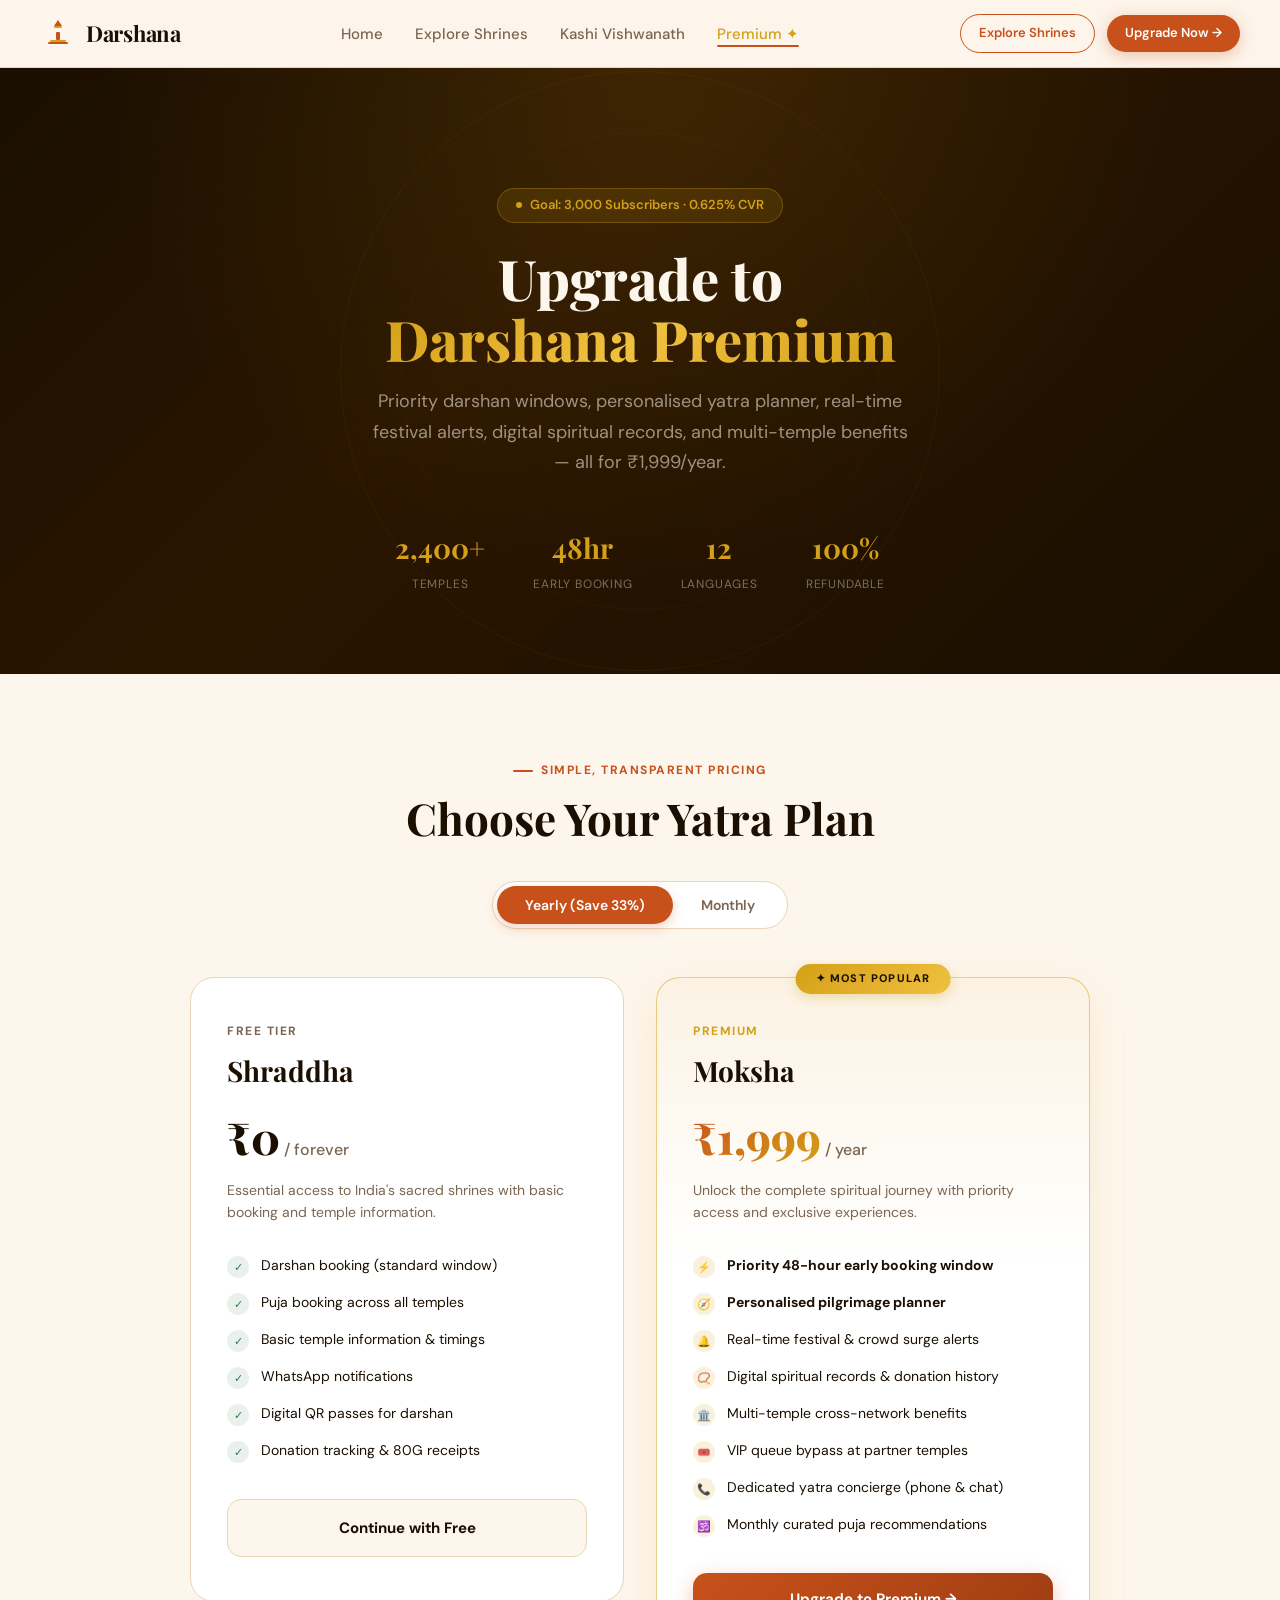
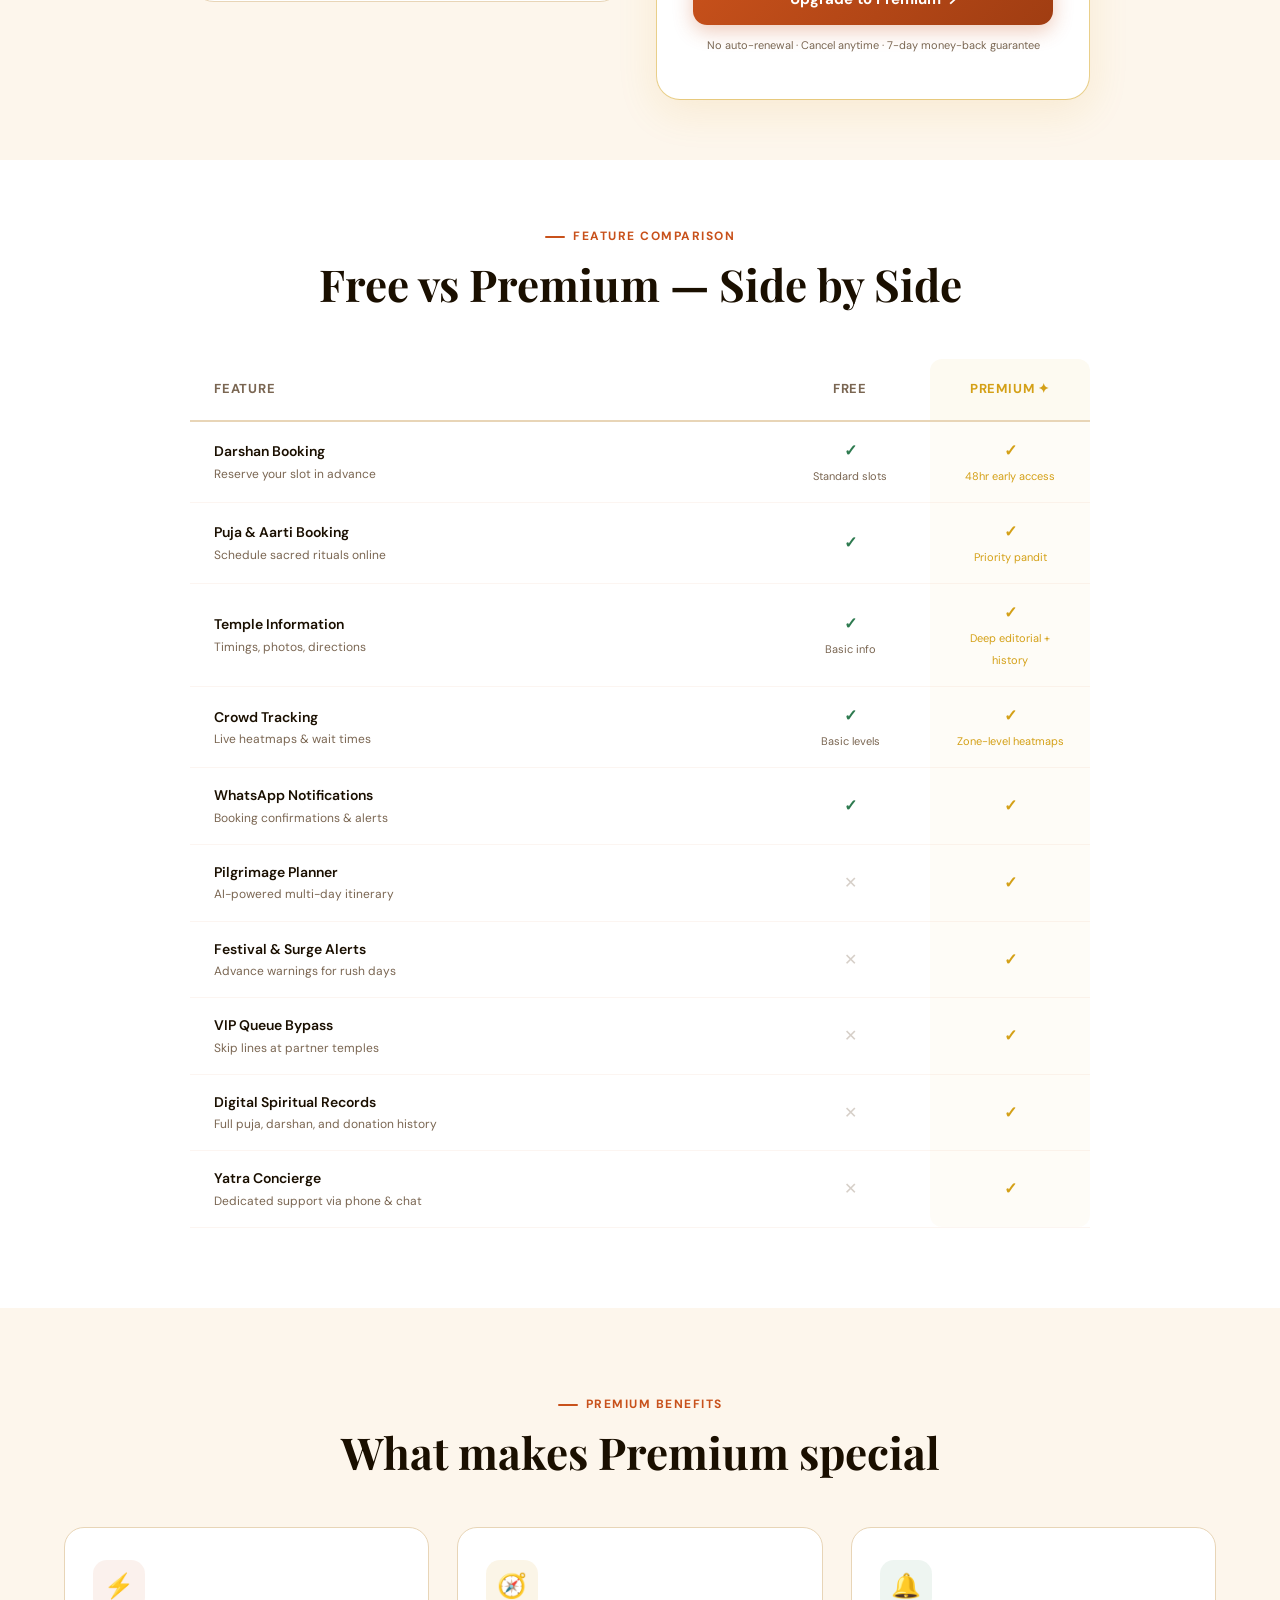
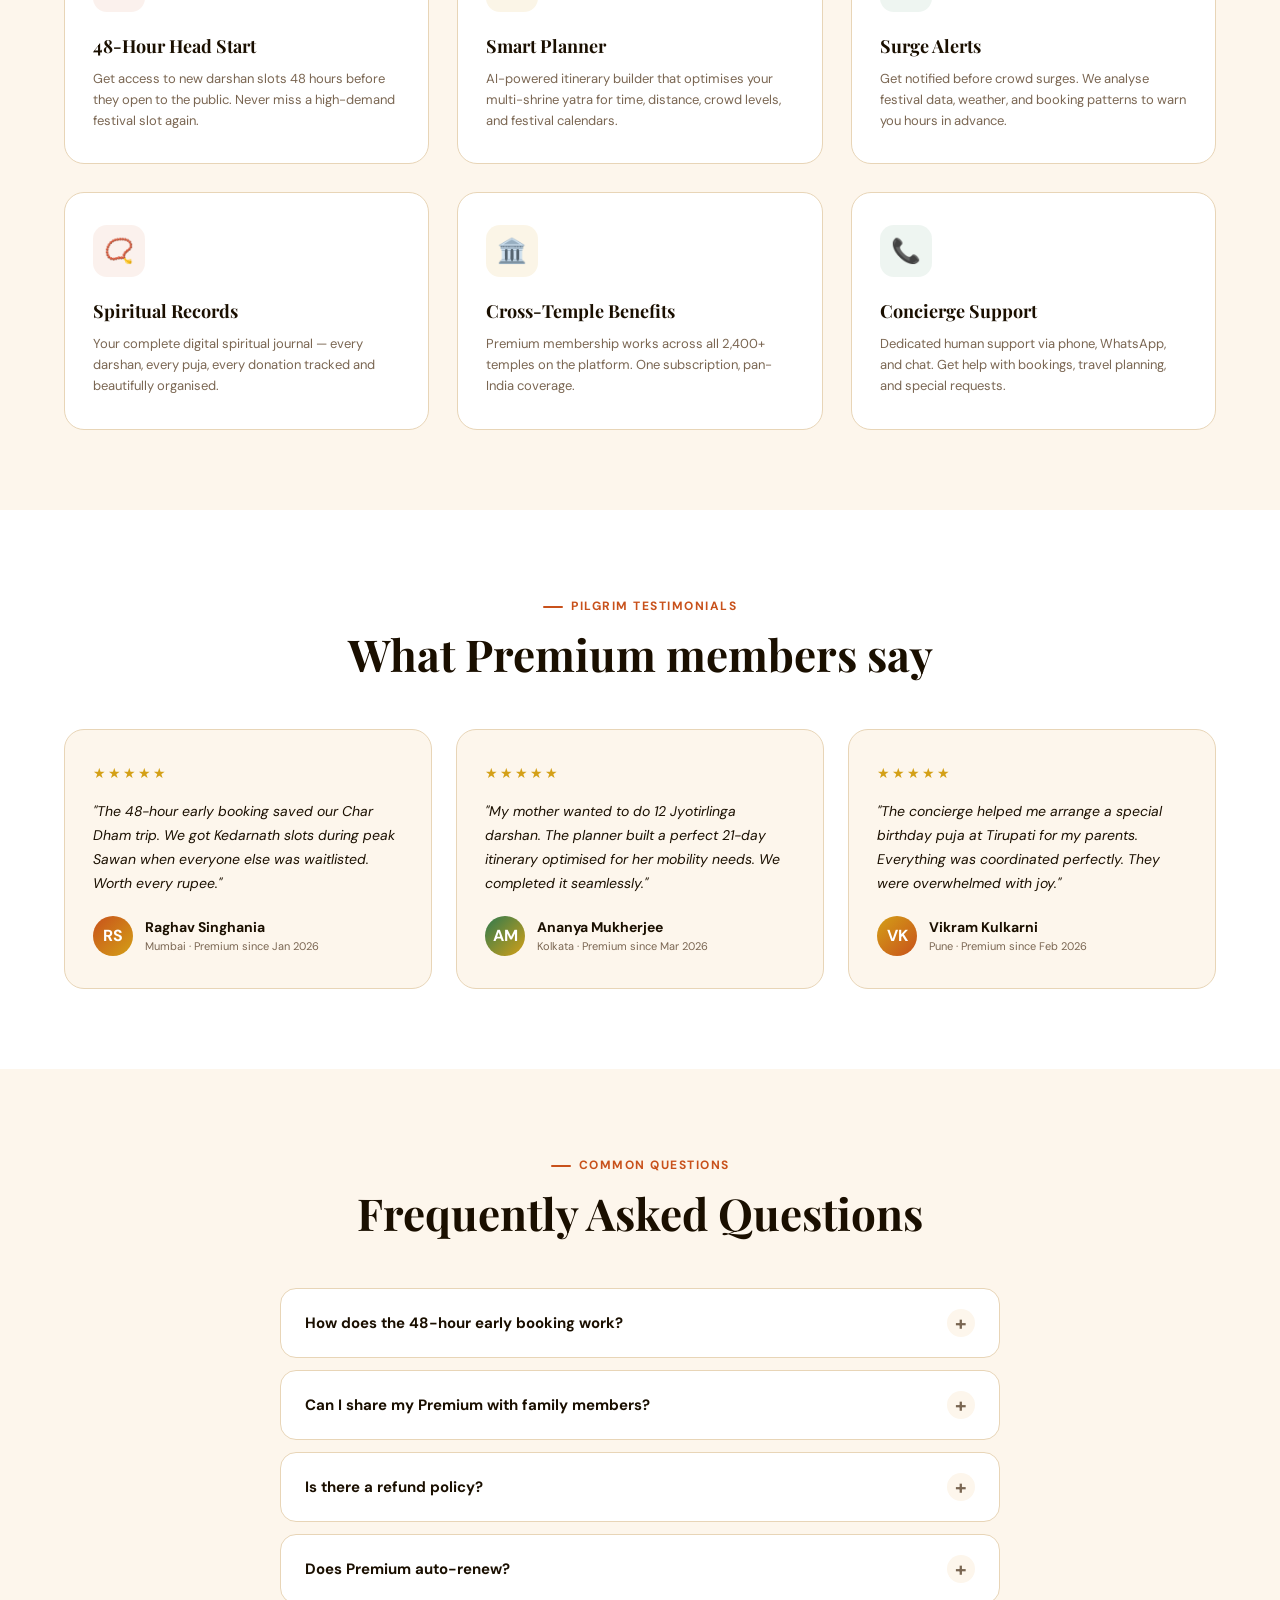
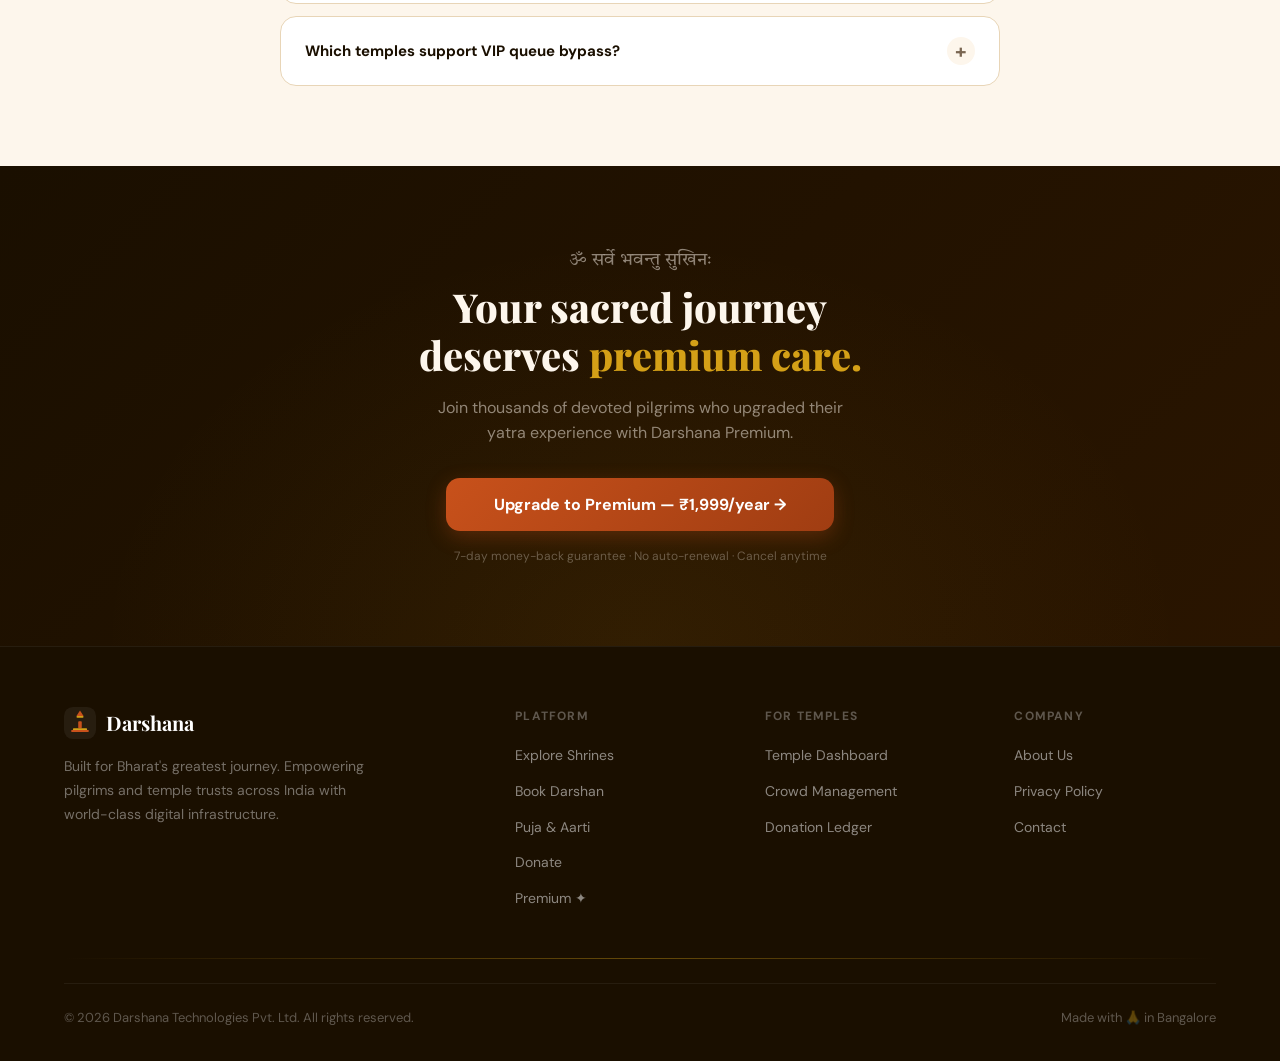
<file: subscription.html>
<!DOCTYPE html>
<html lang="en">
<head>
  <meta charset="UTF-8" />
  <meta name="viewport" content="width=device-width, initial-scale=1.0" />
  <title>Darshana Premium — Upgrade Your Yatra | PilgrimOS</title>
  <meta name="description" content="Unlock priority darshan bookings, personalised pilgrimage planner, real-time festival alerts, and multi-temple benefits with Darshana Premium at ₹1,999/year." />
  <link rel="stylesheet" href="styles.css" />
  <link rel="stylesheet" href="styles-extra.css" />
  <link rel="icon" href="data:image/svg+xml,<svg xmlns='http://www.w3.org/2000/svg' viewBox='0 0 32 32'><text y='26' font-size='28'>🛕</text></svg>" />
  <style>
    /* ============================================================
       SUBSCRIPTION PAGE STYLES
    ============================================================ */

    /* Hero */
    .sub-hero {
      background: linear-gradient(135deg, #1A0F00 0%, #2A1500 40%, #1A0F00 100%);
      padding: 120px 0 80px;
      text-align: center;
      position: relative;
      overflow: hidden;
    }
    .sub-hero::before {
      content: '';
      position: absolute;
      inset: 0;
      background: radial-gradient(ellipse at 50% 0%, rgba(212,160,23,0.12) 0%, transparent 60%);
    }
    .sub-hero-badge {
      display: inline-flex;
      align-items: center;
      gap: 8px;
      background: rgba(212,160,23,0.12);
      border: 1px solid rgba(212,160,23,0.3);
      border-radius: 30px;
      padding: 6px 18px;
      font-size: 13px;
      font-weight: 600;
      color: #D4A017;
      margin-bottom: 24px;
      position: relative;
      z-index: 2;
    }
    .sub-hero-badge .pulse-dot {
      width: 6px; height: 6px;
      border-radius: 50%;
      background: #D4A017;
      animation: pulse-dot 2s infinite;
    }
    .sub-hero h1 {
      font-family: 'Playfair Display', serif;
      font-size: 56px;
      font-weight: 800;
      color: #FDF6EC;
      line-height: 1.1;
      margin-bottom: 16px;
      position: relative;
      z-index: 2;
    }
    .sub-hero h1 .gold-text {
      background: linear-gradient(135deg, #D4A017 0%, #F0C040 50%, #D4A017 100%);
      -webkit-background-clip: text;
      -webkit-text-fill-color: transparent;
      background-clip: text;
    }
    .sub-hero p {
      font-size: 18px;
      color: rgba(253,246,236,0.55);
      max-width: 540px;
      margin: 0 auto;
      line-height: 1.7;
      position: relative;
      z-index: 2;
    }

    /* Decorative mandala ring behind hero */
    .sub-hero .mandala-bg-ring {
      position: absolute;
      top: 50%;
      left: 50%;
      transform: translate(-50%, -50%);
      width: 600px;
      height: 600px;
      border-radius: 50%;
      border: 1px solid rgba(212,160,23,0.06);
      pointer-events: none;
    }
    .sub-hero .mandala-bg-ring::before {
      content: '';
      position: absolute;
      inset: 60px;
      border-radius: 50%;
      border: 1px solid rgba(212,160,23,0.04);
    }
    .sub-hero .mandala-bg-ring::after {
      content: '';
      position: absolute;
      inset: 120px;
      border-radius: 50%;
      border: 1px dashed rgba(212,160,23,0.04);
    }

    /* Stats Bar */
    .sub-stats {
      display: flex;
      justify-content: center;
      gap: 48px;
      margin-top: 48px;
      position: relative;
      z-index: 2;
    }
    .sub-stat-item {
      text-align: center;
    }
    .sub-stat-num {
      font-family: 'Playfair Display', serif;
      font-size: 28px;
      font-weight: 700;
      color: #D4A017;
    }
    .sub-stat-label {
      font-size: 12px;
      color: rgba(253,246,236,0.4);
      margin-top: 4px;
      text-transform: uppercase;
      letter-spacing: 0.8px;
    }

    /* ---- PRICING CARDS SECTION ---- */
    .pricing-section {
      padding: 80px 0 60px;
      background: var(--parchment);
    }
    .pricing-header {
      text-align: center;
      margin-bottom: 48px;
    }
    .pricing-toggle {
      display: inline-flex;
      background: var(--white);
      border: 1.5px solid var(--border);
      border-radius: 30px;
      padding: 4px;
      margin-top: 20px;
    }
    .toggle-btn {
      padding: 10px 28px;
      border: none;
      background: none;
      font-family: 'DM Sans', sans-serif;
      font-size: 14px;
      font-weight: 600;
      color: var(--muted);
      border-radius: 26px;
      cursor: pointer;
      transition: all 0.25s;
    }
    .toggle-btn.active {
      background: var(--saffron);
      color: var(--white);
      box-shadow: 0 4px 12px rgba(200,81,27,0.25);
    }

    /* Cards Grid */
    .pricing-grid {
      display: grid;
      grid-template-columns: 1fr 1fr;
      gap: 32px;
      max-width: 900px;
      margin: 0 auto;
      align-items: start;
    }

    .plan-card {
      background: var(--white);
      border: 1.5px solid var(--border);
      border-radius: 24px;
      padding: 44px 36px;
      position: relative;
      transition: all 0.3s;
    }
    .plan-card:hover {
      transform: translateY(-4px);
      box-shadow: 0 20px 60px rgba(200,81,27,0.08);
    }

    .plan-card.premium {
      border-color: rgba(212,160,23,0.5);
      background: linear-gradient(180deg, rgba(212,160,23,0.04) 0%, var(--white) 40%);
      box-shadow: 0 12px 40px rgba(212,160,23,0.12);
    }
    .plan-card.premium:hover {
      box-shadow: 0 24px 70px rgba(212,160,23,0.18);
    }

    .plan-badge {
      position: absolute;
      top: -14px;
      left: 50%;
      transform: translateX(-50%);
      background: linear-gradient(135deg, #D4A017 0%, #F0C040 100%);
      color: #1A0F00;
      font-size: 11px;
      font-weight: 800;
      text-transform: uppercase;
      letter-spacing: 1.2px;
      padding: 6px 20px;
      border-radius: 20px;
      box-shadow: 0 4px 12px rgba(212,160,23,0.3);
      white-space: nowrap;
    }

    .plan-tier-label {
      font-size: 12px;
      font-weight: 700;
      text-transform: uppercase;
      letter-spacing: 1.5px;
      margin-bottom: 8px;
    }
    .plan-card:not(.premium) .plan-tier-label { color: var(--muted); }
    .plan-card.premium .plan-tier-label { color: #D4A017; }

    .plan-name {
      font-family: 'Playfair Display', serif;
      font-size: 28px;
      font-weight: 700;
      color: var(--dark);
      margin-bottom: 8px;
    }

    .plan-price {
      margin-bottom: 6px;
    }
    .plan-price .amount {
      font-family: 'Playfair Display', serif;
      font-size: 44px;
      font-weight: 800;
      color: var(--dark);
    }
    .plan-card.premium .plan-price .amount {
      background: linear-gradient(135deg, #C8511B 0%, #D4A017 100%);
      -webkit-background-clip: text;
      -webkit-text-fill-color: transparent;
      background-clip: text;
    }
    .plan-price .period {
      font-size: 16px;
      color: var(--muted);
      font-weight: 500;
    }

    .plan-desc {
      font-size: 14px;
      color: var(--muted);
      line-height: 1.6;
      margin-bottom: 32px;
    }

    /* Feature List */
    .plan-features {
      list-style: none;
      padding: 0;
      margin: 0 0 36px;
      display: flex;
      flex-direction: column;
      gap: 14px;
    }
    .plan-features li {
      display: flex;
      align-items: flex-start;
      gap: 12px;
      font-size: 14px;
      color: var(--dark);
      line-height: 1.5;
    }
    .plan-features li .feat-icon {
      flex-shrink: 0;
      width: 22px;
      height: 22px;
      border-radius: 50%;
      display: flex;
      align-items: center;
      justify-content: center;
      font-size: 11px;
      margin-top: 1px;
    }
    .plan-card:not(.premium) .feat-icon {
      background: rgba(45,122,79,0.1);
      color: #2D7A4F;
    }
    .plan-card.premium .feat-icon {
      background: rgba(212,160,23,0.15);
      color: #D4A017;
    }

    .plan-cta-btn {
      display: block;
      width: 100%;
      padding: 16px 0;
      text-align: center;
      font-family: 'DM Sans', sans-serif;
      font-size: 15px;
      font-weight: 700;
      border-radius: 14px;
      cursor: pointer;
      transition: all 0.3s;
      text-decoration: none;
      border: none;
    }
    .plan-cta-free {
      background: var(--parchment);
      border: 1.5px solid var(--border);
      color: var(--dark);
    }
    .plan-cta-free:hover {
      border-color: var(--saffron);
      color: var(--saffron);
    }
    .plan-cta-premium {
      background: linear-gradient(135deg, #C8511B 0%, #A03D12 100%);
      color: var(--white);
      box-shadow: 0 6px 20px rgba(200,81,27,0.3);
    }
    .plan-cta-premium:hover {
      box-shadow: 0 8px 30px rgba(200,81,27,0.4);
      transform: translateY(-2px);
    }

    .plan-note {
      text-align: center;
      font-size: 11px;
      color: var(--muted);
      margin-top: 12px;
    }

    /* ---- COMPARISON TABLE ---- */
    .compare-section {
      padding: 60px 0 80px;
      background: var(--white);
    }
    .compare-table {
      width: 100%;
      max-width: 900px;
      margin: 0 auto;
      border-collapse: collapse;
      font-size: 14px;
    }
    .compare-table thead th {
      padding: 20px 24px;
      text-align: left;
      font-family: 'DM Sans', sans-serif;
      font-weight: 700;
      font-size: 13px;
      text-transform: uppercase;
      letter-spacing: 0.8px;
      color: var(--muted);
      border-bottom: 2px solid var(--border);
    }
    .compare-table thead th:nth-child(2),
    .compare-table thead th:nth-child(3) {
      text-align: center;
      width: 160px;
    }
    .compare-table thead th:nth-child(3) {
      color: #D4A017;
    }
    .compare-table tbody td {
      padding: 16px 24px;
      border-bottom: 1px solid rgba(200,81,27,0.06);
      color: var(--dark);
    }
    .compare-table tbody td:nth-child(2),
    .compare-table tbody td:nth-child(3) {
      text-align: center;
    }
    .compare-table tbody tr:hover {
      background: rgba(200,81,27,0.02);
    }
    .compare-table .check-yes {
      color: #2D7A4F;
      font-weight: 700;
      font-size: 16px;
    }
    .compare-table .check-premium {
      color: #D4A017;
      font-weight: 700;
      font-size: 16px;
    }
    .compare-table .check-no {
      color: rgba(120,96,72,0.3);
      font-size: 16px;
    }
    .compare-table .feat-label {
      font-weight: 600;
    }
    .compare-table .feat-sub {
      font-size: 12px;
      color: var(--muted);
      margin-top: 2px;
    }

    /* Highlight Premium column */
    .compare-table thead th:nth-child(3) {
      background: rgba(212,160,23,0.06);
      border-radius: 12px 12px 0 0;
    }
    .compare-table tbody td:nth-child(3) {
      background: rgba(212,160,23,0.03);
    }
    .compare-table tbody tr:last-child td:nth-child(3) {
      border-radius: 0 0 12px 12px;
    }

    /* ---- BENEFITS / PERKS SECTION ---- */
    .perks-section {
      padding: 80px 0;
      background: var(--parchment);
    }
    .perks-grid {
      display: grid;
      grid-template-columns: repeat(3, 1fr);
      gap: 28px;
      margin-top: 48px;
    }
    .perk-card {
      background: var(--white);
      border: 1.5px solid var(--border);
      border-radius: 20px;
      padding: 32px 28px;
      transition: all 0.3s;
    }
    .perk-card:hover {
      transform: translateY(-4px);
      box-shadow: 0 16px 48px rgba(200,81,27,0.07);
      border-color: rgba(212,160,23,0.3);
    }
    .perk-icon {
      width: 52px;
      height: 52px;
      border-radius: 14px;
      display: flex;
      align-items: center;
      justify-content: center;
      font-size: 24px;
      margin-bottom: 20px;
    }
    .perk-title {
      font-family: 'Playfair Display', serif;
      font-size: 18px;
      font-weight: 700;
      color: var(--dark);
      margin-bottom: 8px;
    }
    .perk-desc {
      font-size: 13px;
      color: var(--muted);
      line-height: 1.6;
    }

    /* ---- TESTIMONIALS ---- */
    .testimonials-section {
      padding: 80px 0;
      background: var(--white);
    }
    .test-grid {
      display: grid;
      grid-template-columns: repeat(3, 1fr);
      gap: 24px;
      margin-top: 48px;
    }
    .test-card {
      background: var(--parchment);
      border: 1.5px solid var(--border);
      border-radius: 20px;
      padding: 32px 28px;
    }
    .test-stars {
      color: #D4A017;
      font-size: 14px;
      letter-spacing: 2px;
      margin-bottom: 16px;
    }
    .test-quote {
      font-size: 14px;
      color: var(--dark);
      line-height: 1.7;
      margin-bottom: 20px;
      font-style: italic;
    }
    .test-author {
      display: flex;
      align-items: center;
      gap: 12px;
    }
    .test-avatar {
      width: 40px;
      height: 40px;
      border-radius: 50%;
      display: flex;
      align-items: center;
      justify-content: center;
      font-size: 16px;
      font-weight: 700;
      color: var(--white);
    }
    .test-name {
      font-weight: 700;
      font-size: 14px;
      color: var(--dark);
    }
    .test-loc {
      font-size: 11px;
      color: var(--muted);
    }

    /* ---- FAQ SECTION ---- */
    .faq-section {
      padding: 80px 0;
      background: var(--parchment);
    }
    .faq-grid {
      max-width: 720px;
      margin: 48px auto 0;
      display: flex;
      flex-direction: column;
      gap: 12px;
    }
    .faq-item {
      background: var(--white);
      border: 1.5px solid var(--border);
      border-radius: 16px;
      overflow: hidden;
      transition: all 0.3s;
    }
    .faq-item:hover { border-color: rgba(200,81,27,0.2); }
    .faq-question {
      padding: 20px 24px;
      font-weight: 700;
      font-size: 15px;
      color: var(--dark);
      cursor: pointer;
      display: flex;
      justify-content: space-between;
      align-items: center;
      user-select: none;
    }
    .faq-toggle {
      font-size: 20px;
      color: var(--muted);
      transition: transform 0.3s;
      flex-shrink: 0;
      width: 28px;
      height: 28px;
      background: var(--parchment);
      border-radius: 50%;
      display: flex;
      align-items: center;
      justify-content: center;
    }
    .faq-item.open .faq-toggle { transform: rotate(45deg); color: var(--saffron); }
    .faq-answer {
      max-height: 0;
      overflow: hidden;
      transition: max-height 0.35s ease, padding 0.3s ease;
      padding: 0 24px;
    }
    .faq-item.open .faq-answer {
      max-height: 300px;
      padding: 0 24px 20px;
    }
    .faq-answer p {
      font-size: 14px;
      color: var(--muted);
      line-height: 1.7;
    }

    /* ---- FINAL CTA ---- */
    .sub-final-cta {
      padding: 80px 0;
      background: linear-gradient(135deg, #1A0F00 0%, #2A1500 100%);
      text-align: center;
      position: relative;
      overflow: hidden;
    }
    .sub-final-cta::before {
      content: '';
      position: absolute;
      inset: 0;
      background: radial-gradient(ellipse at 50% 100%, rgba(212,160,23,0.08) 0%, transparent 60%);
    }

    /* ---- CHECKOUT MODAL ---- */
    .checkout-overlay {
      position: fixed;
      inset: 0;
      background: rgba(13,9,6,0.75);
      backdrop-filter: blur(8px);
      z-index: 1000;
      display: none;
      align-items: center;
      justify-content: center;
    }
    .checkout-overlay.active { display: flex; }

    .checkout-modal {
      background: var(--white);
      border-radius: 24px;
      width: min(520px, 92vw);
      max-height: 90vh;
      overflow-y: auto;
      box-shadow: 0 32px 80px rgba(0,0,0,0.4);
      position: relative;
      animation: modalSlideUp 0.35s cubic-bezier(0.22, 1, 0.36, 1);
    }
    @keyframes modalSlideUp {
      from { opacity: 0; transform: translateY(40px); }
      to { opacity: 1; transform: translateY(0); }
    }

    .modal-close {
      position: absolute;
      top: 16px;
      right: 16px;
      width: 36px;
      height: 36px;
      border: none;
      background: var(--parchment);
      border-radius: 50%;
      font-size: 18px;
      cursor: pointer;
      display: flex;
      align-items: center;
      justify-content: center;
      color: var(--muted);
      transition: all 0.2s;
      z-index: 2;
    }
    .modal-close:hover { background: var(--border); color: var(--dark); }

    .modal-header {
      padding: 36px 36px 0;
      text-align: center;
    }
    .modal-header .premium-icon {
      width: 64px;
      height: 64px;
      margin: 0 auto 16px;
      background: linear-gradient(135deg, rgba(212,160,23,0.15) 0%, rgba(200,81,27,0.1) 100%);
      border-radius: 50%;
      display: flex;
      align-items: center;
      justify-content: center;
      font-size: 28px;
    }

    .modal-body {
      padding: 28px 36px 36px;
    }

    .checkout-form-group {
      margin-bottom: 20px;
    }
    .checkout-form-group label {
      display: block;
      font-size: 12px;
      font-weight: 700;
      color: var(--dark);
      margin-bottom: 6px;
      text-transform: uppercase;
      letter-spacing: 0.5px;
    }
    .checkout-input {
      width: 100%;
      padding: 14px 16px;
      border: 1.5px solid var(--border);
      border-radius: 12px;
      font-family: 'DM Sans', sans-serif;
      font-size: 14px;
      color: var(--dark);
      background: var(--white);
      transition: border-color 0.2s;
      outline: none;
      box-sizing: border-box;
    }
    .checkout-input:focus { border-color: var(--saffron); }

    .checkout-summary {
      background: var(--parchment);
      border: 1.5px solid var(--border);
      border-radius: 14px;
      padding: 20px;
      margin: 24px 0;
    }
    .checkout-summary .summary-line {
      display: flex;
      justify-content: space-between;
      font-size: 14px;
      margin-bottom: 10px;
      color: var(--muted);
    }
    .checkout-summary .summary-total {
      display: flex;
      justify-content: space-between;
      font-size: 18px;
      font-weight: 700;
      color: var(--dark);
      border-top: 1px dashed var(--border);
      padding-top: 14px;
      margin-top: 12px;
    }

    .checkout-pay-btn {
      width: 100%;
      padding: 16px 0;
      background: linear-gradient(135deg, #C8511B 0%, #A03D12 100%);
      color: var(--white);
      border: none;
      border-radius: 14px;
      font-family: 'DM Sans', sans-serif;
      font-size: 16px;
      font-weight: 700;
      cursor: pointer;
      transition: all 0.3s;
      box-shadow: 0 6px 20px rgba(200,81,27,0.3);
    }
    .checkout-pay-btn:hover {
      box-shadow: 0 8px 30px rgba(200,81,27,0.4);
      transform: translateY(-1px);
    }

    .checkout-secure {
      text-align: center;
      font-size: 11px;
      color: var(--muted);
      margin-top: 14px;
      display: flex;
      align-items: center;
      justify-content: center;
      gap: 6px;
    }

    /* Responsive */
    @media (max-width: 768px) {
      .sub-hero h1 { font-size: 36px; }
      .sub-stats { flex-wrap: wrap; gap: 24px; }
      .pricing-grid { grid-template-columns: 1fr; max-width: 440px; }
      .perks-grid { grid-template-columns: 1fr; }
      .test-grid { grid-template-columns: 1fr; }
      .compare-table { font-size: 12px; }
    }
  </style>
</head>
<body>

<div class="hero-gradient-bar"></div>

<!-- NAVBAR -->
<nav class="navbar" id="navbar">
  <div class="navbar-inner">
    <a href="index.html" class="nav-logo">
      <svg class="nav-logo-icon" viewBox="0 0 36 36" fill="none">
        <rect width="36" height="36" rx="10" fill="#FDF6EC"/>
        <path d="M18 4L22 10H14L18 4Z" fill="#C8511B"/>
        <rect x="14" y="10" width="8" height="2" rx="1" fill="#D4A017"/>
        <rect x="16" y="16" width="4" height="8" rx="1" fill="#C8511B"/>
        <rect x="10" y="24" width="16" height="2" rx="1" fill="#D4A017"/>
        <rect x="8" y="26" width="20" height="2" rx="1" fill="#C8511B"/>
      </svg>
      <span class="nav-logo-text">Darshana</span>
    </a>
    <ul class="nav-links">
      <li><a href="index.html">Home</a></li>
      <li><a href="explore.html">Explore Shrines</a></li>
      <li><a href="shrine.html">Kashi Vishwanath</a></li>
      <li><a href="subscription.html" class="active" style="color: #D4A017;">Premium ✦</a></li>
    </ul>
    <div class="nav-actions">
      <a href="explore.html" class="btn btn-ghost btn-sm">Explore Shrines</a>
      <a href="#pricing" class="btn btn-primary btn-sm">Upgrade Now →</a>
    </div>
  </div>
</nav>

<!-- ============================================================
     HERO
============================================================ -->
<section class="sub-hero">
  <div class="mandala-bg-ring"></div>
  <div class="container" style="position: relative; z-index: 2;">
    <div class="sub-hero-badge">
      <span class="pulse-dot"></span>
      Goal: 3,000 Subscribers · 0.625% CVR
    </div>
    <h1>Upgrade to<br/><span class="gold-text">Darshana Premium</span></h1>
    <p>Priority darshan windows, personalised yatra planner, real-time festival alerts, digital spiritual records, and multi-temple benefits — all for ₹1,999/year.</p>

    <div class="sub-stats">
      <div class="sub-stat-item">
        <div class="sub-stat-num">2,400+</div>
        <div class="sub-stat-label">Temples</div>
      </div>
      <div class="sub-stat-item">
        <div class="sub-stat-num">48hr</div>
        <div class="sub-stat-label">Early Booking</div>
      </div>
      <div class="sub-stat-item">
        <div class="sub-stat-num">12</div>
        <div class="sub-stat-label">Languages</div>
      </div>
      <div class="sub-stat-item">
        <div class="sub-stat-num">100%</div>
        <div class="sub-stat-label">Refundable</div>
      </div>
    </div>
  </div>
</section>

<!-- ============================================================
     PRICING CARDS
============================================================ -->
<section class="pricing-section" id="pricing">
  <div class="container">
    <div class="pricing-header">
      <div class="section-label">Simple, Transparent Pricing</div>
      <h2 class="section-title">Choose Your Yatra Plan</h2>
      <div class="pricing-toggle">
        <button class="toggle-btn active" id="toggle-yearly" onclick="switchPlan('yearly')">Yearly (Save 33%)</button>
        <button class="toggle-btn" id="toggle-monthly" onclick="switchPlan('monthly')">Monthly</button>
      </div>
    </div>

    <div class="pricing-grid">
      <!-- FREE TIER -->
      <div class="plan-card">
        <div class="plan-tier-label">Free Tier</div>
        <div class="plan-name">Shraddha</div>
        <div class="plan-price">
          <span class="amount">₹0</span>
          <span class="period">/ forever</span>
        </div>
        <p class="plan-desc">Essential access to India's sacred shrines with basic booking and temple information.</p>

        <ul class="plan-features">
          <li>
            <span class="feat-icon">✓</span>
            <span>Darshan booking (standard window)</span>
          </li>
          <li>
            <span class="feat-icon">✓</span>
            <span>Puja booking across all temples</span>
          </li>
          <li>
            <span class="feat-icon">✓</span>
            <span>Basic temple information & timings</span>
          </li>
          <li>
            <span class="feat-icon">✓</span>
            <span>WhatsApp notifications</span>
          </li>
          <li>
            <span class="feat-icon">✓</span>
            <span>Digital QR passes for darshan</span>
          </li>
          <li>
            <span class="feat-icon">✓</span>
            <span>Donation tracking & 80G receipts</span>
          </li>
        </ul>

        <a href="explore.html" class="plan-cta-btn plan-cta-free">Continue with Free</a>
      </div>

      <!-- PREMIUM TIER -->
      <div class="plan-card premium">
        <div class="plan-badge">✦ Most Popular</div>
        <div class="plan-tier-label">Premium</div>
        <div class="plan-name">Moksha</div>
        <div class="plan-price">
          <span class="amount" id="premium-price">₹1,999</span>
          <span class="period" id="premium-period">/ year</span>
        </div>
        <p class="plan-desc">Unlock the complete spiritual journey with priority access and exclusive experiences.</p>

        <ul class="plan-features">
          <li>
            <span class="feat-icon">⚡</span>
            <span><strong>Priority 48-hour early booking window</strong></span>
          </li>
          <li>
            <span class="feat-icon">🧭</span>
            <span><strong>Personalised pilgrimage planner</strong></span>
          </li>
          <li>
            <span class="feat-icon">🔔</span>
            <span>Real-time festival & crowd surge alerts</span>
          </li>
          <li>
            <span class="feat-icon">📿</span>
            <span>Digital spiritual records & donation history</span>
          </li>
          <li>
            <span class="feat-icon">🏛️</span>
            <span>Multi-temple cross-network benefits</span>
          </li>
          <li>
            <span class="feat-icon">🎟️</span>
            <span>VIP queue bypass at partner temples</span>
          </li>
          <li>
            <span class="feat-icon">📞</span>
            <span>Dedicated yatra concierge (phone & chat)</span>
          </li>
          <li>
            <span class="feat-icon">🕉️</span>
            <span>Monthly curated puja recommendations</span>
          </li>
        </ul>

        <button class="plan-cta-btn plan-cta-premium" onclick="openCheckoutModal()">
          Upgrade to Premium →
        </button>
        <div class="plan-note">No auto-renewal · Cancel anytime · 7-day money-back guarantee</div>
      </div>
    </div>
  </div>
</section>

<!-- ============================================================
     COMPARISON TABLE
============================================================ -->
<section class="compare-section">
  <div class="container">
    <div style="text-align: center; margin-bottom: 48px;">
      <div class="section-label">Feature Comparison</div>
      <h2 class="section-title">Free vs Premium — Side by Side</h2>
    </div>

    <table class="compare-table">
      <thead>
        <tr>
          <th>Feature</th>
          <th>Free</th>
          <th>Premium ✦</th>
        </tr>
      </thead>
      <tbody>
        <tr>
          <td>
            <div class="feat-label">Darshan Booking</div>
            <div class="feat-sub">Reserve your slot in advance</div>
          </td>
          <td><span class="check-yes">✓</span><br/><span style="font-size:11px;color:var(--muted);">Standard slots</span></td>
          <td><span class="check-premium">✓</span><br/><span style="font-size:11px;color:#D4A017;">48hr early access</span></td>
        </tr>
        <tr>
          <td>
            <div class="feat-label">Puja & Aarti Booking</div>
            <div class="feat-sub">Schedule sacred rituals online</div>
          </td>
          <td><span class="check-yes">✓</span></td>
          <td><span class="check-premium">✓</span><br/><span style="font-size:11px;color:#D4A017;">Priority pandit</span></td>
        </tr>
        <tr>
          <td>
            <div class="feat-label">Temple Information</div>
            <div class="feat-sub">Timings, photos, directions</div>
          </td>
          <td><span class="check-yes">✓</span><br/><span style="font-size:11px;color:var(--muted);">Basic info</span></td>
          <td><span class="check-premium">✓</span><br/><span style="font-size:11px;color:#D4A017;">Deep editorial + history</span></td>
        </tr>
        <tr>
          <td>
            <div class="feat-label">Crowd Tracking</div>
            <div class="feat-sub">Live heatmaps & wait times</div>
          </td>
          <td><span class="check-yes">✓</span><br/><span style="font-size:11px;color:var(--muted);">Basic levels</span></td>
          <td><span class="check-premium">✓</span><br/><span style="font-size:11px;color:#D4A017;">Zone-level heatmaps</span></td>
        </tr>
        <tr>
          <td>
            <div class="feat-label">WhatsApp Notifications</div>
            <div class="feat-sub">Booking confirmations & alerts</div>
          </td>
          <td><span class="check-yes">✓</span></td>
          <td><span class="check-premium">✓</span></td>
        </tr>
        <tr>
          <td>
            <div class="feat-label">Pilgrimage Planner</div>
            <div class="feat-sub">AI-powered multi-day itinerary</div>
          </td>
          <td><span class="check-no">✕</span></td>
          <td><span class="check-premium">✓</span></td>
        </tr>
        <tr>
          <td>
            <div class="feat-label">Festival & Surge Alerts</div>
            <div class="feat-sub">Advance warnings for rush days</div>
          </td>
          <td><span class="check-no">✕</span></td>
          <td><span class="check-premium">✓</span></td>
        </tr>
        <tr>
          <td>
            <div class="feat-label">VIP Queue Bypass</div>
            <div class="feat-sub">Skip lines at partner temples</div>
          </td>
          <td><span class="check-no">✕</span></td>
          <td><span class="check-premium">✓</span></td>
        </tr>
        <tr>
          <td>
            <div class="feat-label">Digital Spiritual Records</div>
            <div class="feat-sub">Full puja, darshan, and donation history</div>
          </td>
          <td><span class="check-no">✕</span></td>
          <td><span class="check-premium">✓</span></td>
        </tr>
        <tr>
          <td>
            <div class="feat-label">Yatra Concierge</div>
            <div class="feat-sub">Dedicated support via phone & chat</div>
          </td>
          <td><span class="check-no">✕</span></td>
          <td><span class="check-premium">✓</span></td>
        </tr>
      </tbody>
    </table>
  </div>
</section>

<!-- ============================================================
     PREMIUM PERKS
============================================================ -->
<section class="perks-section">
  <div class="container">
    <div style="text-align: center;">
      <div class="section-label">Premium Benefits</div>
      <h2 class="section-title">What makes Premium special</h2>
    </div>

    <div class="perks-grid">
      <div class="perk-card fade-up">
        <div class="perk-icon" style="background: rgba(200,81,27,0.08);">⚡</div>
        <div class="perk-title">48-Hour Head Start</div>
        <div class="perk-desc">Get access to new darshan slots 48 hours before they open to the public. Never miss a high-demand festival slot again.</div>
      </div>
      <div class="perk-card fade-up">
        <div class="perk-icon" style="background: rgba(212,160,23,0.1);">🧭</div>
        <div class="perk-title">Smart Planner</div>
        <div class="perk-desc">AI-powered itinerary builder that optimises your multi-shrine yatra for time, distance, crowd levels, and festival calendars.</div>
      </div>
      <div class="perk-card fade-up">
        <div class="perk-icon" style="background: rgba(45,122,79,0.08);">🔔</div>
        <div class="perk-title">Surge Alerts</div>
        <div class="perk-desc">Get notified before crowd surges. We analyse festival data, weather, and booking patterns to warn you hours in advance.</div>
      </div>
      <div class="perk-card fade-up">
        <div class="perk-icon" style="background: rgba(200,81,27,0.08);">📿</div>
        <div class="perk-title">Spiritual Records</div>
        <div class="perk-desc">Your complete digital spiritual journal — every darshan, every puja, every donation tracked and beautifully organised.</div>
      </div>
      <div class="perk-card fade-up">
        <div class="perk-icon" style="background: rgba(212,160,23,0.1);">🏛️</div>
        <div class="perk-title">Cross-Temple Benefits</div>
        <div class="perk-desc">Premium membership works across all 2,400+ temples on the platform. One subscription, pan-India coverage.</div>
      </div>
      <div class="perk-card fade-up">
        <div class="perk-icon" style="background: rgba(45,122,79,0.08);">📞</div>
        <div class="perk-title">Concierge Support</div>
        <div class="perk-desc">Dedicated human support via phone, WhatsApp, and chat. Get help with bookings, travel planning, and special requests.</div>
      </div>
    </div>
  </div>
</section>

<!-- ============================================================
     TESTIMONIALS
============================================================ -->
<section class="testimonials-section">
  <div class="container">
    <div style="text-align: center;">
      <div class="section-label">Pilgrim Testimonials</div>
      <h2 class="section-title">What Premium members say</h2>
    </div>

    <div class="test-grid">
      <div class="test-card fade-up">
        <div class="test-stars">★★★★★</div>
        <div class="test-quote">"The 48-hour early booking saved our Char Dham trip. We got Kedarnath slots during peak Sawan when everyone else was waitlisted. Worth every rupee."</div>
        <div class="test-author">
          <div class="test-avatar" style="background: linear-gradient(135deg, #C8511B, #D4A017);">RS</div>
          <div>
            <div class="test-name">Raghav Singhania</div>
            <div class="test-loc">Mumbai · Premium since Jan 2026</div>
          </div>
        </div>
      </div>
      <div class="test-card fade-up">
        <div class="test-stars">★★★★★</div>
        <div class="test-quote">"My mother wanted to do 12 Jyotirlinga darshan. The planner built a perfect 21-day itinerary optimised for her mobility needs. We completed it seamlessly."</div>
        <div class="test-author">
          <div class="test-avatar" style="background: linear-gradient(135deg, #2D7A4F, #D4A017);">AM</div>
          <div>
            <div class="test-name">Ananya Mukherjee</div>
            <div class="test-loc">Kolkata · Premium since Mar 2026</div>
          </div>
        </div>
      </div>
      <div class="test-card fade-up">
        <div class="test-stars">★★★★★</div>
        <div class="test-quote">"The concierge helped me arrange a special birthday puja at Tirupati for my parents. Everything was coordinated perfectly. They were overwhelmed with joy."</div>
        <div class="test-author">
          <div class="test-avatar" style="background: linear-gradient(135deg, #D4A017, #C8511B);">VK</div>
          <div>
            <div class="test-name">Vikram Kulkarni</div>
            <div class="test-loc">Pune · Premium since Feb 2026</div>
          </div>
        </div>
      </div>
    </div>
  </div>
</section>

<!-- ============================================================
     FAQ
============================================================ -->
<section class="faq-section">
  <div class="container">
    <div style="text-align: center;">
      <div class="section-label">Common Questions</div>
      <h2 class="section-title">Frequently Asked Questions</h2>
    </div>

    <div class="faq-grid" id="faq-grid">
      <div class="faq-item">
        <div class="faq-question" onclick="toggleFAQ(this)">
          <span>How does the 48-hour early booking work?</span>
          <span class="faq-toggle">+</span>
        </div>
        <div class="faq-answer">
          <p>When new darshan slots or aarti seats are released by temple trusts, Premium members get exclusive access 48 hours before they open to the public. This is especially valuable during festivals like Sawan, Navratri, and Kumbh when slots fill within minutes.</p>
        </div>
      </div>
      <div class="faq-item">
        <div class="faq-question" onclick="toggleFAQ(this)">
          <span>Can I share my Premium with family members?</span>
          <span class="faq-toggle">+</span>
        </div>
        <div class="faq-answer">
          <p>Each Premium subscription covers one account, but you can book darshan, puja, and aarti for up to 10 family members per booking using your Priority access window. Family plan coming soon!</p>
        </div>
      </div>
      <div class="faq-item">
        <div class="faq-question" onclick="toggleFAQ(this)">
          <span>Is there a refund policy?</span>
          <span class="faq-toggle">+</span>
        </div>
        <div class="faq-answer">
          <p>Yes. We offer a full 7-day money-back guarantee. If Premium doesn't meet your expectations within the first week, email us for a complete refund — no questions asked.</p>
        </div>
      </div>
      <div class="faq-item">
        <div class="faq-question" onclick="toggleFAQ(this)">
          <span>Does Premium auto-renew?</span>
          <span class="faq-toggle">+</span>
        </div>
        <div class="faq-answer">
          <p>No. We believe in conscious choices. Your subscription is a one-time payment for the chosen period. We'll send you a reminder 30 days before expiry so you can renew if you wish.</p>
        </div>
      </div>
      <div class="faq-item">
        <div class="faq-question" onclick="toggleFAQ(this)">
          <span>Which temples support VIP queue bypass?</span>
          <span class="faq-toggle">+</span>
        </div>
        <div class="faq-answer">
          <p>Currently, 340+ partner temples support Premium VIP bypass, including Kashi Vishwanath, Tirupati, Vaishno Devi, Somnath, and Mahakaleshwar. The list grows monthly as more trusts join our network.</p>
        </div>
      </div>
    </div>
  </div>
</section>

<!-- ============================================================
     FINAL CTA
============================================================ -->
<section class="sub-final-cta">
  <div class="container" style="position: relative; z-index: 2;">
    <p style="font-size:18px; color:rgba(253,246,236,0.5); margin-bottom:8px; font-family: 'Tiro Devanagari Sanskrit', serif;">ॐ सर्वे भवन्तु सुखिनः</p>
    <h2 style="font-family:'Playfair Display',serif; font-size: 40px; font-weight: 800; color: #FDF6EC; margin-bottom: 16px; line-height: 1.2;">
      Your sacred journey<br/>deserves <span style="color: #D4A017;">premium care.</span>
    </h2>
    <p style="font-size: 16px; color: rgba(253,246,236,0.5); max-width: 440px; margin: 0 auto 32px; line-height: 1.6;">
      Join thousands of devoted pilgrims who upgraded their yatra experience with Darshana Premium.
    </p>
    <button onclick="openCheckoutModal()" class="plan-cta-btn plan-cta-premium" style="display: inline-block; width: auto; padding: 16px 48px; font-size: 16px;">
      Upgrade to Premium — ₹1,999/year →
    </button>
    <div style="font-size: 12px; color: rgba(253,246,236,0.3); margin-top: 16px;">7-day money-back guarantee · No auto-renewal · Cancel anytime</div>
  </div>
</section>

<!-- ============================================================
     FOOTER
============================================================ -->
<footer class="footer">
  <div class="container">
    <div class="footer-grid">
      <div class="footer-brand">
        <div class="footer-logo">
          <a href="index.html" class="nav-logo">
            <svg width="32" height="32" viewBox="0 0 36 36" fill="none">
              <rect width="36" height="36" rx="10" fill="rgba(255,255,255,0.06)"/>
              <path d="M18 4L22 10H14L18 4Z" fill="#C8511B"/>
              <rect x="14" y="10" width="8" height="2" rx="1" fill="#D4A017"/>
              <rect x="16" y="16" width="4" height="8" rx="1" fill="#C8511B"/>
              <rect x="10" y="24" width="16" height="2" rx="1" fill="#D4A017"/>
              <rect x="8" y="26" width="20" height="2" rx="1" fill="#C8511B"/>
            </svg>
            <span style="font-family:'Playfair Display',serif;font-size:20px;font-weight:700;color:white;">Darshana</span>
          </a>
        </div>
        <p class="footer-tagline">Built for Bharat's greatest journey. Empowering pilgrims and temple trusts across India with world-class digital infrastructure.</p>
      </div>
      <div>
        <p class="footer-col-title">Platform</p>
        <ul class="footer-links">
          <li><a href="explore.html">Explore Shrines</a></li>
          <li><a href="booking-darshan.html">Book Darshan</a></li>
          <li><a href="booking-aarti.html">Puja & Aarti</a></li>
          <li><a href="donate.html">Donate</a></li>
          <li><a href="subscription.html">Premium ✦</a></li>
        </ul>
      </div>
      <div>
        <p class="footer-col-title">For Temples</p>
        <ul class="footer-links">
          <li><a href="#" onclick="return false;">Temple Dashboard</a></li>
          <li><a href="crowd.html">Crowd Management</a></li>
          <li><a href="#" onclick="return false;">Donation Ledger</a></li>
        </ul>
      </div>
      <div>
        <p class="footer-col-title">Company</p>
        <ul class="footer-links">
          <li><a href="#" onclick="return false;">About Us</a></li>
          <li><a href="#" onclick="return false;">Privacy Policy</a></li>
          <li><a href="#" onclick="return false;">Contact</a></li>
        </ul>
      </div>
    </div>
    <div class="gold-divider"></div>
    <div class="footer-bottom" style="margin-top:24px;">
      <p class="footer-copy">© 2026 Darshana Technologies Pvt. Ltd. All rights reserved.</p>
      <p class="footer-made">Made with 🙏 in Bangalore</p>
    </div>
  </div>
</footer>

<!-- ============================================================
     CHECKOUT MODAL
============================================================ -->
<div class="checkout-overlay" id="checkout-overlay">
  <div class="checkout-modal">
    <button class="modal-close" onclick="closeCheckoutModal()">✕</button>

    <div class="modal-header">
      <div class="premium-icon">✦</div>
      <h2 style="font-family:'Playfair Display',serif; font-size: 26px; font-weight: 700; color: var(--dark); margin-bottom: 4px;">Upgrade to Darshana Premium</h2>
      <p style="font-size: 14px; color: var(--muted);">Complete your subscription in 30 seconds</p>
    </div>

    <div class="modal-body">
      <form id="checkout-form" onsubmit="processSubscription(event)">
        <div class="checkout-form-group">
          <label>Full Name</label>
          <input type="text" class="checkout-input" id="sub-name" placeholder="Enter your full name" required />
        </div>

        <div style="display: grid; grid-template-columns: 1fr 1fr; gap: 16px;">
          <div class="checkout-form-group">
            <label>Email Address</label>
            <input type="email" class="checkout-input" id="sub-email" placeholder="you@email.com" required />
          </div>
          <div class="checkout-form-group">
            <label>Phone Number</label>
            <input type="tel" class="checkout-input" id="sub-phone" placeholder="+91 98765 43210" required />
          </div>
        </div>

        <div class="checkout-form-group">
          <label>Preferred City</label>
          <select class="checkout-input" id="sub-city">
            <option>Varanasi</option>
            <option>Mumbai</option>
            <option>Delhi</option>
            <option>Bangalore</option>
            <option>Chennai</option>
            <option>Kolkata</option>
            <option>Hyderabad</option>
            <option>Pune</option>
            <option>Other</option>
          </select>
        </div>

        <div class="checkout-form-group">
          <label>Payment Method</label>
          <div style="display: grid; grid-template-columns: repeat(3, 1fr); gap: 10px;">
            <button type="button" class="pay-btn selected" onclick="selectSubPayment(this, 'upi')">📱 UPI</button>
            <button type="button" class="pay-btn" onclick="selectSubPayment(this, 'card')">💳 Card</button>
            <button type="button" class="pay-btn" onclick="selectSubPayment(this, 'netbanking')">🏦 Net Banking</button>
          </div>
        </div>

        <div class="checkout-summary">
          <div class="summary-line">
            <span>Darshana Premium (Yearly)</span>
            <span style="font-weight: 600; color: var(--dark);">₹1,999</span>
          </div>
          <div class="summary-line">
            <span>GST (18%)</span>
            <span style="font-weight: 600; color: var(--dark);">₹360</span>
          </div>
          <div class="summary-line" style="color: #2D7A4F; font-weight: 600;">
            <span>Launch Discount (–20%)</span>
            <span>−₹472</span>
          </div>
          <div class="summary-total">
            <span>Total Payable</span>
            <span style="color: var(--saffron);">₹1,887</span>
          </div>
        </div>

        <button type="submit" class="checkout-pay-btn" id="sub-pay-btn">
          🔐 Pay ₹1,887 & Activate Premium
        </button>

        <div class="checkout-secure">
          <span>🔒</span>
          256-bit SSL encrypted · PCI-DSS compliant · Razorpay Secure
        </div>
      </form>
    </div>
  </div>
</div>

<!-- CONFETTI CANVAS -->
<canvas id="confetti-canvas" style="position:fixed;inset:0;pointer-events:none;z-index:9999;"></canvas>

<script src="app.js"></script>
<script>
/* ============================================================
   SUBSCRIPTION PAGE INTERACTIVITY
============================================================ */
'use strict';

// Plan Toggle
function switchPlan(plan) {
  const yearlyBtn = document.getElementById('toggle-yearly');
  const monthlyBtn = document.getElementById('toggle-monthly');
  const priceEl = document.getElementById('premium-price');
  const periodEl = document.getElementById('premium-period');

  if (plan === 'yearly') {
    yearlyBtn.classList.add('active');
    monthlyBtn.classList.remove('active');
    priceEl.textContent = '₹1,999';
    periodEl.textContent = '/ year';
  } else {
    yearlyBtn.classList.remove('active');
    monthlyBtn.classList.add('active');
    priceEl.textContent = '₹249';
    periodEl.textContent = '/ month';
  }
}

// FAQ Accordion
function toggleFAQ(el) {
  const item = el.closest('.faq-item');
  const isOpen = item.classList.contains('open');

  // Close all
  document.querySelectorAll('.faq-item').forEach(i => i.classList.remove('open'));

  // Toggle current
  if (!isOpen) item.classList.add('open');
}

// Checkout Modal
function openCheckoutModal() {
  document.getElementById('checkout-overlay').classList.add('active');
  document.body.style.overflow = 'hidden';
}

function closeCheckoutModal() {
  document.getElementById('checkout-overlay').classList.remove('active');
  document.body.style.overflow = '';
}

// Close on overlay click
document.getElementById('checkout-overlay')?.addEventListener('click', (e) => {
  if (e.target === e.currentTarget) closeCheckoutModal();
});

// Close on Escape key
document.addEventListener('keydown', (e) => {
  if (e.key === 'Escape') closeCheckoutModal();
});

// Payment method selection
function selectSubPayment(btn, method) {
  btn.closest('div').querySelectorAll('.pay-btn').forEach(b => b.classList.remove('selected'));
  btn.classList.add('selected');
}

// Process Subscription
function processSubscription(e) {
  e.preventDefault();

  const btn = document.getElementById('sub-pay-btn');
  const name = document.getElementById('sub-name').value;
  btn.textContent = '⏳ Processing payment...';
  btn.disabled = true;

  setTimeout(() => {
    // Replace modal content with success
    const modal = document.querySelector('.checkout-modal');
    modal.innerHTML = `
      <div style="padding: 60px 40px; text-align: center;">
        <div style="width:80px;height:80px;margin:0 auto 24px;background:rgba(45,122,79,0.1);border-radius:50%;display:flex;align-items:center;justify-content:center;font-size:36px;animation:scaleUp 0.5s cubic-bezier(0.175,0.885,0.32,1.275);">🎉</div>
        <h2 style="font-family:'Playfair Display',serif;font-size:28px;font-weight:700;color:var(--dark);margin-bottom:8px;">Welcome to Premium!</h2>
        <p style="font-size:15px;color:var(--muted);max-width:380px;margin:0 auto 24px;line-height:1.6;">
          Congratulations, <strong style="color:var(--dark);">${name}</strong>! Your Darshana Premium membership is now active.
        </p>
        <div style="background:var(--parchment);border:1.5px solid var(--border);border-radius:14px;padding:24px;text-align:left;margin-bottom:28px;">
          <div style="display:grid;grid-template-columns:1fr 1fr;gap:16px;font-size:14px;">
            <div>
              <div style="font-size:10px;color:var(--muted);font-weight:700;text-transform:uppercase;">Member ID</div>
              <strong style="color:var(--dark);">PRM-${Math.floor(100000 + Math.random() * 900000)}</strong>
            </div>
            <div>
              <div style="font-size:10px;color:var(--muted);font-weight:700;text-transform:uppercase;">Valid Until</div>
              <strong style="color:var(--dark);">May 30, 2027</strong>
            </div>
            <div>
              <div style="font-size:10px;color:var(--muted);font-weight:700;text-transform:uppercase;">Plan</div>
              <strong style="color:#D4A017;">Moksha Premium ✦</strong>
            </div>
            <div>
              <div style="font-size:10px;color:var(--muted);font-weight:700;text-transform:uppercase;">Amount Paid</div>
              <strong style="color:var(--saffron);">₹1,887</strong>
            </div>
          </div>
        </div>
        <div style="display:flex;gap:12px;justify-content:center;">
          <a href="explore.html" class="btn btn-primary" style="padding:12px 28px;">Start Exploring →</a>
          <button onclick="closeCheckoutModal()" class="btn btn-ghost" style="padding:12px 28px;">Close</button>
        </div>
      </div>
    `;

    // Confetti!
    triggerConfetti();
  }, 2000);
}

// Confetti (from app-extra.js pattern)
function triggerConfetti() {
  const canvas = document.getElementById('confetti-canvas');
  if (!canvas) return;
  const ctx = canvas.getContext('2d');
  canvas.width = window.innerWidth;
  canvas.height = window.innerHeight;
  let particles = [];
  const colors = ['#C8511B', '#D4A017', '#F0C040', '#E8693A', '#A03D12'];
  for (let i = 0; i < 150; i++) {
    particles.push({
      x: Math.random() * canvas.width,
      y: Math.random() * canvas.height - canvas.height,
      r: Math.random() * 6 + 4,
      d: Math.random() * canvas.height,
      color: colors[Math.floor(Math.random() * colors.length)],
      tilt: Math.random() * 10 - 5,
      tiltInc: Math.random() * 0.07 + 0.02,
      tiltAngle: 0
    });
  }
  function draw() {
    ctx.clearRect(0, 0, canvas.width, canvas.height);
    particles.forEach((p, i) => {
      p.tiltAngle += p.tiltInc;
      p.y += (Math.cos(p.d) + 3 + p.r / 2) / 2;
      p.x += Math.sin(p.tiltAngle);
      p.tilt = Math.sin(p.tiltAngle - i / 3) * 15;
      ctx.beginPath();
      ctx.lineWidth = p.r;
      ctx.strokeStyle = p.color;
      ctx.moveTo(p.x + p.tilt + p.r / 2, p.y);
      ctx.lineTo(p.x + p.tilt, p.y + p.tilt + p.r / 2);
      ctx.stroke();
    });
    particles = particles.filter(p => p.y < canvas.height);
    if (particles.length > 0) requestAnimationFrame(draw);
  }
  draw();
}

// Scroll animation observer
const fadeEls = document.querySelectorAll('.fade-up');
const observer = new IntersectionObserver((entries) => {
  entries.forEach(entry => {
    if (entry.isIntersecting) {
      entry.target.classList.add('visible');
    }
  });
}, { threshold: 0.1 });
fadeEls.forEach(el => observer.observe(el));
</script>
</body>
</html>
</file>
<file: styles.css>
/* ============================================================
   DARSHANA — Design System
   ============================================================ */

@import url('https://fonts.googleapis.com/css2?family=Playfair+Display:ital,wght@0,400;0,600;0,700;0,800;1,400;1,600&family=DM+Sans:ital,opsz,wght@0,9..40,300;0,9..40,400;0,9..40,500;0,9..40,600;0,9..40,700;1,9..40,400&family=Tiro+Devanagari+Sanskrit&display=swap');

/* ---- CSS Variables ---- */
:root {
  --saffron: #C8511B;
  --saffron-light: #E8693A;
  --saffron-dark: #A03D12;
  --gold: #D4A017;
  --gold-light: #F0C040;
  --parchment: #FDF6EC;
  --parchment-dark: #F5EBD8;
  --dark: #1A0F00;
  --dark-mid: #3D2400;
  --white: #FFFFFF;
  --success: #2D7A4F;
  --muted: #7A6652;
  --border: #E8D5B7;
  --card-shadow: 0 4px 24px rgba(200, 81, 27, 0.08);
  --card-shadow-hover: 0 12px 40px rgba(200, 81, 27, 0.18);
  --radius-card: 16px;
  --radius-pill: 40px;
  --transition: all 0.25s cubic-bezier(0.4, 0, 0.2, 1);
}

/* ---- Reset & Base ---- */
*, *::before, *::after {
  box-sizing: border-box;
  margin: 0;
  padding: 0;
}

html {
  scroll-behavior: smooth;
  font-size: 16px;
}

body {
  font-family: 'DM Sans', sans-serif;
  background-color: var(--parchment);
  color: var(--dark);
  line-height: 1.6;
  overflow-x: hidden;
  -webkit-font-smoothing: antialiased;
}

/* ---- Scrollbar ---- */
::-webkit-scrollbar { width: 6px; }
::-webkit-scrollbar-track { background: var(--parchment); }
::-webkit-scrollbar-thumb { background: var(--border); border-radius: 3px; }
::-webkit-scrollbar-thumb:hover { background: var(--gold); }

/* ---- Typography ---- */
h1, h2, h3, .display { font-family: 'Playfair Display', serif; }

.sanskrit { font-family: 'Tiro Devanagari Sanskrit', serif; }

/* ---- Utilities ---- */
.container {
  max-width: 1200px;
  margin: 0 auto;
  padding: 0 24px;
}

.section { padding: 80px 0; }

.text-muted { color: var(--muted); }
.text-saffron { color: var(--saffron); }
.text-gold { color: var(--gold); }

.flex { display: flex; }
.flex-center { display: flex; align-items: center; justify-content: center; }
.flex-between { display: flex; align-items: center; justify-content: space-between; }
.gap-8 { gap: 8px; }
.gap-16 { gap: 16px; }
.gap-24 { gap: 24px; }
.gap-32 { gap: 32px; }

/* ---- Gold Divider ---- */
.gold-divider {
  width: 100%;
  height: 1px;
  background: linear-gradient(90deg, transparent, rgba(212,160,23,0.4), transparent);
  margin: 0;
}

/* ---- Mandala Watermark ---- */
.mandala-bg {
  position: relative;
  overflow: hidden;
}
.mandala-bg::before {
  content: '';
  position: absolute;
  top: 50%;
  right: -10%;
  transform: translateY(-50%);
  width: 600px;
  height: 600px;
  background-image: url("data:image/svg+xml,%3Csvg xmlns='http://www.w3.org/2000/svg' viewBox='0 0 200 200'%3E%3Cg fill='none' stroke='%23C8511B' stroke-width='0.5' opacity='0.04'%3E%3Ccircle cx='100' cy='100' r='90'/%3E%3Ccircle cx='100' cy='100' r='70'/%3E%3Ccircle cx='100' cy='100' r='50'/%3E%3Ccircle cx='100' cy='100' r='30'/%3E%3Ccircle cx='100' cy='100' r='10'/%3E%3Cline x1='100' y1='10' x2='100' y2='190'/%3E%3Cline x1='10' y1='100' x2='190' y2='100'/%3E%3Cline x1='29' y1='29' x2='171' y2='171'/%3E%3Cline x1='171' y1='29' x2='29' y2='171'/%3E%3Cline x1='100' y1='10' x2='171' y2='71'/%3E%3Cline x1='171' y1='71' x2='190' y2='100'/%3E%3Cline x1='190' y1='100' x2='171' y2='129'/%3E%3Cline x1='171' y1='129' x2='100' y2='190'/%3E%3Cline x1='100' y1='190' x2='29' y2='129'/%3E%3Cline x1='29' y1='129' x2='10' y2='100'/%3E%3Cline x1='10' y1='100' x2='29' y2='71'/%3E%3Cline x1='29' y1='71' x2='100' y2='10'/%3E%3C/g%3E%3C/svg%3E");
  background-size: contain;
  background-repeat: no-repeat;
  pointer-events: none;
  z-index: 0;
}

/* ---- Hero Gradient Bar ---- */
.hero-gradient-bar {
  position: fixed;
  top: 0; left: 0; right: 0;
  height: 80px;
  background: linear-gradient(180deg, rgba(200,81,27,0.12) 0%, transparent 100%);
  pointer-events: none;
  z-index: 10;
}

/* ---- Noise Overlay ---- */
.noise-overlay {
  position: absolute;
  inset: 0;
  background-image: url("data:image/svg+xml,%3Csvg viewBox='0 0 256 256' xmlns='http://www.w3.org/2000/svg'%3E%3Cfilter id='noise'%3E%3CfeTurbulence type='fractalNoise' baseFrequency='0.9' numOctaves='4' stitchTiles='stitch'/%3E%3C/filter%3E%3Crect width='100%25' height='100%25' filter='url(%23noise)' opacity='0.025'/%3E%3C/svg%3E");
  pointer-events: none;
  z-index: 1;
}

/* ============================================================
   NAVBAR
   ============================================================ */
.navbar {
  position: sticky;
  top: 0;
  z-index: 100;
  background: rgba(253, 246, 236, 0.92);
  backdrop-filter: blur(16px);
  -webkit-backdrop-filter: blur(16px);
  border-bottom: 1px solid var(--border);
  padding: 0 24px;
  height: 68px;
}

.navbar-inner {
  max-width: 1200px;
  margin: 0 auto;
  height: 100%;
  display: flex;
  align-items: center;
  justify-content: space-between;
}

.nav-logo {
  display: flex;
  align-items: center;
  gap: 10px;
  text-decoration: none;
}

.nav-logo-icon {
  width: 36px;
  height: 36px;
}

.nav-logo-text {
  font-family: 'Playfair Display', serif;
  font-size: 22px;
  font-weight: 700;
  color: var(--dark);
  letter-spacing: -0.3px;
}

.nav-logo-text span {
  color: var(--saffron);
}

.nav-links {
  display: flex;
  align-items: center;
  gap: 32px;
  list-style: none;
}

.nav-links a {
  font-family: 'DM Sans', sans-serif;
  font-size: 15px;
  font-weight: 500;
  color: var(--muted);
  text-decoration: none;
  transition: var(--transition);
  position: relative;
}

.nav-links a::after {
  content: '';
  position: absolute;
  bottom: -3px;
  left: 0;
  width: 0;
  height: 2px;
  background: var(--saffron);
  border-radius: 2px;
  transition: width 0.25s ease;
}

.nav-links a:hover {
  color: var(--saffron);
}
.nav-links a:hover::after,
.nav-links a.active::after { width: 100%; }
.nav-links a.active { color: var(--saffron); }

.nav-actions {
  display: flex;
  align-items: center;
  gap: 12px;
}

/* ============================================================
   BUTTONS
   ============================================================ */
.btn {
  display: inline-flex;
  align-items: center;
  justify-content: center;
  gap: 8px;
  font-family: 'DM Sans', sans-serif;
  font-size: 15px;
  font-weight: 600;
  border-radius: var(--radius-pill);
  cursor: pointer;
  transition: var(--transition);
  text-decoration: none;
  white-space: nowrap;
  border: none;
  outline: none;
}

.btn-primary {
  background: var(--saffron);
  color: var(--white);
  padding: 12px 28px;
  box-shadow: 0 4px 16px rgba(200,81,27,0.3);
}

.btn-primary:hover {
  background: var(--saffron-dark);
  transform: translateY(-2px);
  box-shadow: 0 8px 28px rgba(200,81,27,0.4);
}

.btn-primary:active { transform: translateY(0); }

.btn-ghost {
  background: transparent;
  color: var(--saffron);
  padding: 11px 28px;
  border: 1.5px solid var(--saffron);
}

.btn-ghost:hover {
  background: rgba(200,81,27,0.06);
  transform: translateY(-2px);
}

.btn-sm {
  font-size: 13px;
  padding: 8px 18px;
}

.btn-gold {
  background: linear-gradient(135deg, var(--gold), var(--gold-light));
  color: var(--dark);
  padding: 12px 28px;
  font-weight: 700;
  box-shadow: 0 4px 16px rgba(212,160,23,0.3);
}

.btn-gold:hover {
  transform: translateY(-2px);
  box-shadow: 0 8px 28px rgba(212,160,23,0.4);
}

/* ============================================================
   HERO SECTION
   ============================================================ */
.hero {
  min-height: calc(100vh - 68px);
  display: flex;
  align-items: center;
  background: var(--parchment);
  position: relative;
  overflow: hidden;
  padding: 80px 0 60px;
}

.hero-grid {
  display: grid;
  grid-template-columns: 1fr 1fr;
  gap: 60px;
  align-items: center;
  position: relative;
  z-index: 2;
}

.hero-eyebrow {
  display: inline-flex;
  align-items: center;
  gap: 8px;
  background: rgba(200,81,27,0.08);
  border: 1px solid rgba(200,81,27,0.2);
  border-radius: var(--radius-pill);
  padding: 6px 16px;
  font-size: 13px;
  font-weight: 600;
  color: var(--saffron);
  margin-bottom: 24px;
  font-family: 'DM Sans', sans-serif;
  letter-spacing: 0.5px;
  text-transform: uppercase;
}

.hero-title {
  font-family: 'Playfair Display', serif;
  font-size: 64px;
  font-weight: 800;
  line-height: 1.08;
  color: var(--dark);
  margin-bottom: 20px;
  letter-spacing: -1px;
}

.hero-title .highlight {
  color: var(--saffron);
  font-style: italic;
}

.hero-sub {
  font-size: 18px;
  color: var(--muted);
  line-height: 1.7;
  margin-bottom: 36px;
  max-width: 500px;
  font-weight: 400;
}

.hero-cta-group {
  display: flex;
  gap: 14px;
  flex-wrap: wrap;
  margin-bottom: 48px;
}

.hero-stats-row {
  display: flex;
  gap: 32px;
}

.hero-stat {
  display: flex;
  flex-direction: column;
  gap: 2px;
}

.hero-stat-num {
  font-family: 'Playfair Display', serif;
  font-size: 22px;
  font-weight: 700;
  color: var(--dark);
}

.hero-stat-label {
  font-size: 13px;
  color: var(--muted);
}

/* ---- Shrine Visual ---- */
.hero-visual {
  position: relative;
  display: flex;
  align-items: center;
  justify-content: center;
}

.shrine-illustration {
  width: 100%;
  max-width: 460px;
  position: relative;
}

.floating-chip {
  position: absolute;
  background: var(--white);
  border-radius: 12px;
  padding: 10px 16px;
  box-shadow: var(--card-shadow);
  display: flex;
  align-items: center;
  gap: 8px;
  font-size: 13px;
  font-weight: 600;
  color: var(--dark);
  white-space: nowrap;
  animation: float 4s ease-in-out infinite;
  border: 1px solid var(--border);
}

.floating-chip:nth-child(2) { animation-delay: 1.3s; }
.floating-chip:nth-child(3) { animation-delay: 2.6s; }

.chip-dot {
  width: 8px; height: 8px;
  border-radius: 50%;
  background: var(--success);
  box-shadow: 0 0 0 3px rgba(45,122,79,0.2);
  animation: pulse-dot 2s infinite;
}

@keyframes float {
  0%, 100% { transform: translateY(0); }
  50% { transform: translateY(-8px); }
}

@keyframes pulse-dot {
  0%, 100% { box-shadow: 0 0 0 3px rgba(45,122,79,0.2); }
  50% { box-shadow: 0 0 0 6px rgba(45,122,79,0.1); }
}

/* ============================================================
   MARQUEE TRUST BAR
   ============================================================ */
.trust-bar {
  background: var(--white);
  border-top: 1px solid var(--border);
  border-bottom: 1px solid var(--border);
  padding: 16px 0;
  overflow: hidden;
}

.marquee-track {
  display: flex;
  gap: 48px;
  animation: marquee 28s linear infinite;
  width: max-content;
}

.marquee-track:hover { animation-play-state: paused; }

.trust-item {
  display: flex;
  align-items: center;
  gap: 10px;
  color: var(--muted);
  font-size: 14px;
  font-weight: 500;
  white-space: nowrap;
  opacity: 0.7;
}

.trust-item svg { flex-shrink: 0; }

.trust-sep {
  color: var(--border);
  font-size: 20px;
  opacity: 0.5;
}

@keyframes marquee {
  0% { transform: translateX(0); }
  100% { transform: translateX(-50%); }
}

/* ============================================================
   STATS ROW
   ============================================================ */
.stats-section {
  padding: 60px 0;
  background: var(--white);
}

.stats-grid {
  display: grid;
  grid-template-columns: repeat(4, 1fr);
  gap: 2px;
  background: var(--border);
  border-radius: var(--radius-card);
  overflow: hidden;
  box-shadow: var(--card-shadow);
}

.stat-card {
  background: var(--white);
  padding: 36px 32px;
  display: flex;
  flex-direction: column;
  gap: 8px;
  transition: var(--transition);
  position: relative;
  overflow: hidden;
}

.stat-card::before {
  content: '';
  position: absolute;
  top: 0; left: 0; right: 0;
  height: 3px;
  background: linear-gradient(90deg, var(--saffron), var(--gold));
  transform: scaleX(0);
  transition: transform 0.3s ease;
  transform-origin: left;
}

.stat-card:hover::before { transform: scaleX(1); }
.stat-card:hover { transform: translateY(-2px); }

.stat-icon {
  width: 44px;
  height: 44px;
  border-radius: 12px;
  background: rgba(200,81,27,0.08);
  display: flex;
  align-items: center;
  justify-content: center;
  margin-bottom: 4px;
}

.stat-number {
  font-family: 'Playfair Display', serif;
  font-size: 36px;
  font-weight: 700;
  color: var(--dark);
  line-height: 1;
}

.stat-label {
  font-size: 14px;
  color: var(--muted);
  font-weight: 400;
}

/* ============================================================
   FEATURES
   ============================================================ */
.features-section { padding: 100px 0; background: var(--parchment); }

.section-label {
  display: inline-flex;
  align-items: center;
  gap: 8px;
  font-size: 12px;
  font-weight: 700;
  color: var(--saffron);
  letter-spacing: 1.5px;
  text-transform: uppercase;
  margin-bottom: 12px;
  font-family: 'DM Sans', sans-serif;
}

.section-label::before {
  content: '';
  width: 20px; height: 2px;
  background: var(--saffron);
  border-radius: 2px;
}

.section-title {
  font-family: 'Playfair Display', serif;
  font-size: 44px;
  font-weight: 700;
  color: var(--dark);
  line-height: 1.2;
  margin-bottom: 16px;
}

.section-sub {
  font-size: 17px;
  color: var(--muted);
  max-width: 560px;
  line-height: 1.7;
}

.feature-block {
  display: grid;
  grid-template-columns: 1fr 1fr;
  gap: 80px;
  align-items: center;
  padding: 60px 0;
}

.feature-block + .feature-block {
  border-top: 1px solid rgba(232,213,183,0.6);
}

.feature-block.reverse { direction: rtl; }
.feature-block.reverse > * { direction: ltr; }

.feature-number {
  font-family: 'Playfair Display', serif;
  font-size: 80px;
  font-weight: 800;
  color: rgba(200,81,27,0.06);
  line-height: 1;
  margin-bottom: -20px;
}

.feature-icon-wrap {
  width: 56px; height: 56px;
  border-radius: 16px;
  background: linear-gradient(135deg, rgba(200,81,27,0.12), rgba(212,160,23,0.08));
  display: flex;
  align-items: center;
  justify-content: center;
  margin-bottom: 20px;
}

.feature-title {
  font-family: 'Playfair Display', serif;
  font-size: 30px;
  font-weight: 700;
  color: var(--dark);
  margin-bottom: 12px;
}

.feature-desc {
  font-size: 16px;
  color: var(--muted);
  line-height: 1.8;
  margin-bottom: 24px;
}

.feature-bullets {
  list-style: none;
  display: flex;
  flex-direction: column;
  gap: 10px;
}

.feature-bullets li {
  display: flex;
  align-items: center;
  gap: 10px;
  font-size: 15px;
  color: var(--dark-mid);
}

.bullet-dot {
  width: 6px; height: 6px;
  border-radius: 50%;
  background: var(--saffron);
  flex-shrink: 0;
}

.feature-visual {
  border-radius: var(--radius-card);
  overflow: hidden;
  box-shadow: var(--card-shadow);
  background: var(--white);
  border: 1px solid var(--border);
}

/* ============================================================
   HOW IT WORKS
   ============================================================ */
.how-section {
  padding: 100px 0;
  background: var(--dark);
  position: relative;
  overflow: hidden;
}

.how-section::before {
  content: '';
  position: absolute;
  inset: 0;
  background-image: url("data:image/svg+xml,%3Csvg xmlns='http://www.w3.org/2000/svg' viewBox='0 0 200 200'%3E%3Cg fill='none' stroke='%23D4A017' stroke-width='0.4' opacity='0.06'%3E%3Ccircle cx='100' cy='100' r='90'/%3E%3Ccircle cx='100' cy='100' r='70'/%3E%3Ccircle cx='100' cy='100' r='50'/%3E%3Ccircle cx='100' cy='100' r='30'/%3E%3Ccircle cx='100' cy='100' r='10'/%3E%3Cline x1='100' y1='10' x2='100' y2='190'/%3E%3Cline x1='10' y1='100' x2='190' y2='100'/%3E%3Cline x1='29' y1='29' x2='171' y2='171'/%3E%3Cline x1='171' y1='29' x2='29' y2='171'/%3E%3C/g%3E%3C/svg%3E");
  background-size: 400px;
  pointer-events: none;
}

.how-header { text-align: center; margin-bottom: 64px; position: relative; z-index: 2; }
.how-header .section-label { color: var(--gold); }
.how-header .section-label::before { background: var(--gold); }
.how-header .section-title { color: var(--white); }
.how-header .section-sub { color: rgba(255,255,255,0.5); margin: 0 auto; }

.steps-grid {
  display: grid;
  grid-template-columns: repeat(3, 1fr);
  gap: 2px;
  position: relative;
  z-index: 2;
}

.step-card {
  background: rgba(255,255,255,0.04);
  border: 1px solid rgba(255,255,255,0.08);
  border-radius: var(--radius-card);
  padding: 40px 32px;
  position: relative;
  transition: var(--transition);
}

.step-card:hover {
  background: rgba(255,255,255,0.07);
  transform: translateY(-4px);
  border-color: rgba(212,160,23,0.3);
}

.step-num {
  font-family: 'Playfair Display', serif;
  font-size: 64px;
  font-weight: 800;
  color: rgba(212,160,23,0.15);
  line-height: 1;
  margin-bottom: 16px;
}

.step-icon {
  width: 52px; height: 52px;
  border-radius: 14px;
  background: rgba(212,160,23,0.1);
  border: 1px solid rgba(212,160,23,0.2);
  display: flex;
  align-items: center;
  justify-content: center;
  margin-bottom: 20px;
}

.step-title {
  font-family: 'Playfair Display', serif;
  font-size: 22px;
  font-weight: 700;
  color: var(--white);
  margin-bottom: 10px;
}

.step-desc {
  font-size: 15px;
  color: rgba(255,255,255,0.5);
  line-height: 1.7;
}

.step-connector {
  position: absolute;
  top: 50%;
  right: -24px;
  transform: translateY(-50%);
  color: rgba(212,160,23,0.3);
  font-size: 24px;
  z-index: 3;
}

/* ============================================================
   FOOTER
   ============================================================ */
.footer {
  background: var(--dark);
  border-top: 1px solid rgba(255,255,255,0.06);
  padding: 60px 0 32px;
}

.footer-grid {
  display: grid;
  grid-template-columns: 2fr 1fr 1fr 1fr;
  gap: 48px;
  margin-bottom: 48px;
}

.footer-brand { max-width: 300px; }
.footer-logo { margin-bottom: 16px; }
.footer-tagline {
  font-size: 14px;
  color: rgba(255,255,255,0.4);
  line-height: 1.7;
  margin-bottom: 24px;
}

.footer-col-title {
  font-size: 12px;
  font-weight: 700;
  color: rgba(255,255,255,0.3);
  letter-spacing: 1.2px;
  text-transform: uppercase;
  margin-bottom: 16px;
}

.footer-links {
  list-style: none;
  display: flex;
  flex-direction: column;
  gap: 10px;
}

.footer-links a {
  font-size: 14px;
  color: rgba(255,255,255,0.5);
  text-decoration: none;
  transition: color 0.2s;
}
.footer-links a:hover { color: var(--gold); }

.footer-social {
  display: flex;
  gap: 12px;
  margin-top: 24px;
}

.social-btn {
  width: 36px; height: 36px;
  border-radius: 10px;
  background: rgba(255,255,255,0.06);
  border: 1px solid rgba(255,255,255,0.1);
  display: flex;
  align-items: center;
  justify-content: center;
  cursor: pointer;
  transition: var(--transition);
  text-decoration: none;
}

.social-btn:hover {
  background: rgba(212,160,23,0.15);
  border-color: rgba(212,160,23,0.4);
  transform: translateY(-2px);
}

.footer-bottom {
  padding-top: 24px;
  border-top: 1px solid rgba(255,255,255,0.06);
  display: flex;
  align-items: center;
  justify-content: space-between;
}

.footer-copy {
  font-size: 13px;
  color: rgba(255,255,255,0.3);
}

.footer-made {
  font-size: 13px;
  color: rgba(255,255,255,0.3);
}

/* ============================================================
   EXPLORE PAGE
   ============================================================ */
.explore-hero {
  padding: 80px 0 60px;
  background: var(--parchment);
  text-align: center;
  position: relative;
  overflow: hidden;
}

.explore-hero::before {
  content: '';
  position: absolute;
  top: 0; left: 0; right: 0;
  height: 3px;
  background: linear-gradient(90deg, var(--saffron), var(--gold), var(--saffron));
}

.explore-title {
  font-family: 'Playfair Display', serif;
  font-size: 48px;
  font-weight: 800;
  color: var(--dark);
  margin-bottom: 12px;
}

.explore-sub {
  font-size: 17px;
  color: var(--muted);
  margin-bottom: 40px;
}

/* ---- Search Bar ---- */
.search-container {
  max-width: 680px;
  margin: 0 auto 28px;
  position: relative;
}

.search-bar {
  width: 100%;
  height: 64px;
  border-radius: 32px;
  border: 1.5px solid var(--border);
  background: var(--white);
  padding: 0 24px 0 56px;
  font-family: 'DM Sans', sans-serif;
  font-size: 17px;
  color: var(--dark);
  box-shadow: 0 4px 24px rgba(200,81,27,0.06);
  transition: var(--transition);
  outline: none;
}

.search-bar:focus {
  border-color: var(--saffron);
  box-shadow: 0 0 0 4px rgba(200,81,27,0.1), 0 4px 24px rgba(200,81,27,0.1);
}

.search-bar::placeholder { color: #B0A090; }

.search-icon {
  position: absolute;
  left: 20px;
  top: 50%;
  transform: translateY(-50%);
  color: var(--muted);
  pointer-events: none;
}

.search-btn {
  position: absolute;
  right: 8px;
  top: 50%;
  transform: translateY(-50%);
}

/* ---- Filter Pills ---- */
.filter-pills {
  display: flex;
  gap: 8px;
  justify-content: center;
  flex-wrap: wrap;
}

.pill {
  padding: 8px 20px;
  border-radius: var(--radius-pill);
  font-size: 14px;
  font-weight: 500;
  cursor: pointer;
  transition: var(--transition);
  border: 1.5px solid var(--border);
  background: var(--white);
  color: var(--muted);
  font-family: 'DM Sans', sans-serif;
  outline: none;
}

.pill:hover {
  border-color: var(--saffron);
  color: var(--saffron);
  background: rgba(200,81,27,0.04);
}

.pill.active {
  background: var(--saffron);
  border-color: var(--saffron);
  color: var(--white);
  box-shadow: 0 4px 12px rgba(200,81,27,0.25);
}

/* ---- Shrine Grid ---- */
.shrine-section { padding: 60px 0; }

.shrine-grid {
  display: grid;
  grid-template-columns: repeat(3, 1fr);
  gap: 24px;
}

.shrine-card {
  background: var(--white);
  border-radius: var(--radius-card);
  overflow: hidden;
  box-shadow: var(--card-shadow);
  border: 1px solid var(--border);
  transition: var(--transition);
  cursor: pointer;
  position: relative;
}

.shrine-card:hover {
  transform: translateY(-4px);
  box-shadow: var(--card-shadow-hover);
  border-color: rgba(212,160,23,0.4);
}

.shrine-card:hover .card-gold-shimmer {
  opacity: 1;
}

.card-gold-shimmer {
  position: absolute;
  top: 0; left: 0; right: 0;
  height: 3px;
  background: linear-gradient(90deg, var(--gold), var(--saffron), var(--gold));
  opacity: 0;
  transition: opacity 0.3s ease;
  z-index: 2;
}

.card-image {
  height: 200px;
  position: relative;
  overflow: hidden;
}

.card-image-bg {
  width: 100%; height: 100%;
  display: flex;
  align-items: center;
  justify-content: center;
  position: relative;
}

.card-badge {
  position: absolute;
  top: 12px;
  right: 12px;
  background: rgba(255,255,255,0.9);
  backdrop-filter: blur(8px);
  border-radius: 20px;
  padding: 4px 12px;
  font-size: 12px;
  font-weight: 600;
  display: flex;
  align-items: center;
  gap: 5px;
}

.crowd-low { color: var(--success); }
.crowd-mod { color: #D97706; }
.crowd-high { color: #DC2626; }

.crowd-indicator {
  width: 7px; height: 7px;
  border-radius: 50%;
  animation: pulse-crowd 2s infinite;
}
.crowd-indicator.low { background: var(--success); box-shadow: 0 0 0 3px rgba(45,122,79,0.2); }
.crowd-indicator.mod { background: #D97706; box-shadow: 0 0 0 3px rgba(217,119,6,0.2); }
.crowd-indicator.high { background: #DC2626; box-shadow: 0 0 0 3px rgba(220,38,38,0.2); }

@keyframes pulse-crowd {
  0%, 100% { transform: scale(1); opacity: 1; }
  50% { transform: scale(1.15); opacity: 0.7; }
}

.card-body { padding: 20px; }

.card-location {
  display: flex;
  align-items: center;
  gap: 5px;
  font-size: 12px;
  color: var(--muted);
  margin-bottom: 6px;
  font-weight: 500;
}

.card-name {
  font-family: 'Playfair Display', serif;
  font-size: 20px;
  font-weight: 700;
  color: var(--dark);
  margin-bottom: 8px;
  line-height: 1.3;
}

.card-rating {
  display: flex;
  align-items: center;
  gap: 6px;
  margin-bottom: 16px;
}

.stars {
  display: flex;
  gap: 2px;
}

.star { color: var(--gold); font-size: 13px; }
.star.half { opacity: 0.5; }

.rating-num {
  font-size: 13px;
  font-weight: 600;
  color: var(--dark);
}

.rating-count {
  font-size: 12px;
  color: var(--muted);
}

.card-actions {
  display: flex;
  gap: 8px;
  flex-wrap: wrap;
}

.card-actions .btn-sm {
  flex: 1;
  min-width: 80px;
  font-size: 12px;
  padding: 8px 12px;
  border-radius: 10px;
}

.btn-donate {
  background: rgba(45,122,79,0.1);
  color: var(--success);
  border: 1px solid rgba(45,122,79,0.2);
}
.btn-donate:hover {
  background: var(--success);
  color: var(--white);
  transform: translateY(-1px);
}

/* ---- Circuits Section ---- */
.circuits-section { padding: 60px 0 80px; }

.circuits-header {
  display: flex;
  align-items: flex-end;
  justify-content: space-between;
  margin-bottom: 32px;
}

.circuits-scroll {
  display: flex;
  gap: 20px;
  overflow-x: auto;
  padding-bottom: 16px;
  scroll-snap-type: x mandatory;
  -webkit-overflow-scrolling: touch;
}

.circuits-scroll::-webkit-scrollbar { height: 4px; }
.circuits-scroll::-webkit-scrollbar-thumb { background: var(--border); border-radius: 2px; }

.circuit-card {
  min-width: 260px;
  background: var(--white);
  border-radius: var(--radius-card);
  padding: 28px 24px;
  border: 1px solid var(--border);
  box-shadow: var(--card-shadow);
  scroll-snap-align: start;
  transition: var(--transition);
  cursor: pointer;
  flex-shrink: 0;
  position: relative;
  overflow: hidden;
}

.circuit-card::before {
  content: '';
  position: absolute;
  top: 0; left: 0; right: 0;
  height: 4px;
}

.circuit-card:nth-child(1)::before { background: linear-gradient(90deg, #C8511B, #D4A017); }
.circuit-card:nth-child(2)::before { background: linear-gradient(90deg, #2D7A4F, #059669); }
.circuit-card:nth-child(3)::before { background: linear-gradient(90deg, #7C3AED, #A78BFA); }
.circuit-card:nth-child(4)::before { background: linear-gradient(90deg, #DC2626, #F87171); }
.circuit-card:nth-child(5)::before { background: linear-gradient(90deg, #D4A017, #FBBF24); }

.circuit-card:hover {
  transform: translateY(-4px);
  box-shadow: var(--card-shadow-hover);
}

.circuit-icon {
  width: 48px; height: 48px;
  border-radius: 14px;
  display: flex;
  align-items: center;
  justify-content: center;
  margin-bottom: 16px;
}

.circuit-name {
  font-family: 'Playfair Display', serif;
  font-size: 20px;
  font-weight: 700;
  color: var(--dark);
  margin-bottom: 6px;
}

.circuit-meta {
  display: flex;
  gap: 16px;
  margin-bottom: 16px;
}

.circuit-meta-item {
  display: flex;
  align-items: center;
  gap: 5px;
  font-size: 13px;
  color: var(--muted);
}

.circuit-tag {
  display: inline-flex;
  align-items: center;
  padding: 4px 12px;
  border-radius: 20px;
  font-size: 12px;
  font-weight: 600;
}

.tag-easy { background: rgba(45,122,79,0.1); color: var(--success); }
.tag-moderate { background: rgba(217,119,6,0.1); color: #D97706; }
.tag-hard { background: rgba(220,38,38,0.1); color: #DC2626; }

/* ============================================================
   SKELETON SHIMMER
   ============================================================ */
.shimmer {
  background: linear-gradient(90deg, var(--parchment-dark) 25%, #F9EFDF 50%, var(--parchment-dark) 75%);
  background-size: 200% 100%;
  animation: shimmer 1.5s infinite;
  border-radius: 8px;
}

@keyframes shimmer {
  0% { background-position: 200% 0; }
  100% { background-position: -200% 0; }
}

/* ============================================================
   RESPONSIVE
   ============================================================ */
@media (max-width: 1024px) {
  .hero-title { font-size: 52px; }
  .hero-grid { gap: 40px; }
  .shrine-grid { grid-template-columns: repeat(2, 1fr); }
  .stats-grid { grid-template-columns: repeat(2, 1fr); }
  .footer-grid { grid-template-columns: 1fr 1fr; gap: 32px; }
  .steps-grid { gap: 16px; }
  .feature-block { gap: 48px; }
}

@media (max-width: 768px) {
  .hero-title { font-size: 40px; }
  .hero-grid { grid-template-columns: 1fr; }
  .hero-visual { display: none; }
  .shrine-grid { grid-template-columns: 1fr; }
  .stats-grid { grid-template-columns: repeat(2, 1fr); }
  .steps-grid { grid-template-columns: 1fr; }
  .nav-links { display: none; }
  .feature-block { grid-template-columns: 1fr; }
  .feature-block.reverse { direction: ltr; }
  .section-title { font-size: 32px; }
  .footer-grid { grid-template-columns: 1fr; }
  .circuits-header { flex-direction: column; align-items: flex-start; gap: 16px; }
}

/* ============================================================
   ANIMATIONS ON SCROLL
   ============================================================ */
.fade-up {
  opacity: 0;
  transform: translateY(30px);
  transition: opacity 0.6s ease, transform 0.6s ease;
}
.fade-up.visible {
  opacity: 1;
  transform: translateY(0);
}
.fade-up:nth-child(2) { transition-delay: 0.1s; }
.fade-up:nth-child(3) { transition-delay: 0.2s; }
.fade-up:nth-child(4) { transition-delay: 0.3s; }

/* ============================================================
   CTA BANNER
   ============================================================ */
.cta-banner {
  padding: 80px 0;
  background: linear-gradient(135deg, var(--saffron) 0%, var(--saffron-dark) 60%, #7A1F00 100%);
  text-align: center;
  position: relative;
  overflow: hidden;
}

.cta-banner::before {
  content: '';
  position: absolute;
  inset: 0;
  background-image: url("data:image/svg+xml,%3Csvg xmlns='http://www.w3.org/2000/svg' viewBox='0 0 200 200'%3E%3Cg fill='none' stroke='%23FFFFFF' stroke-width='0.5' opacity='0.06'%3E%3Ccircle cx='100' cy='100' r='90'/%3E%3Ccircle cx='100' cy='100' r='70'/%3E%3Ccircle cx='100' cy='100' r='50'/%3E%3Ccircle cx='100' cy='100' r='30'/%3E%3Cline x1='100' y1='10' x2='100' y2='190'/%3E%3Cline x1='10' y1='100' x2='190' y2='100'/%3E%3C/g%3E%3C/svg%3E");
  background-size: 300px;
  pointer-events: none;
}

.cta-banner-title {
  font-family: 'Playfair Display', serif;
  font-size: 40px;
  font-weight: 700;
  color: var(--white);
  margin-bottom: 12px;
  position: relative;
  z-index: 1;
}

.cta-banner-sub {
  font-size: 17px;
  color: rgba(255,255,255,0.7);
  margin-bottom: 32px;
  position: relative;
  z-index: 1;
}

.cta-banner-actions {
  display: flex;
  gap: 14px;
  justify-content: center;
  position: relative;
  z-index: 1;
}

.btn-white {
  background: var(--white);
  color: var(--saffron);
  padding: 14px 32px;
  font-size: 16px;
  font-weight: 700;
  border-radius: var(--radius-pill);
  border: none;
  cursor: pointer;
  transition: var(--transition);
  text-decoration: none;
  display: inline-flex;
  align-items: center;
  gap: 8px;
}

.btn-white:hover {
  transform: translateY(-2px);
  box-shadow: 0 8px 28px rgba(0,0,0,0.2);
}

.btn-ghost-white {
  background: transparent;
  color: var(--white);
  padding: 13px 32px;
  font-size: 16px;
  font-weight: 600;
  border-radius: var(--radius-pill);
  border: 1.5px solid rgba(255,255,255,0.5);
  cursor: pointer;
  transition: var(--transition);
  text-decoration: none;
  display: inline-flex;
  align-items: center;
  gap: 8px;
}

.btn-ghost-white:hover {
  background: rgba(255,255,255,0.1);
  transform: translateY(-2px);
  border-color: var(--white);
}

/* Count badge */
.results-header {
  display: flex;
  align-items: center;
  justify-content: space-between;
  margin-bottom: 28px;
}
.results-count {
  font-size: 15px;
  color: var(--muted);
}
.results-count strong { color: var(--dark); }
.sort-select {
  font-family: 'DM Sans', sans-serif;
  font-size: 14px;
  border: 1.5px solid var(--border);
  border-radius: 10px;
  padding: 8px 14px;
  background: var(--white);
  color: var(--dark);
  outline: none;
  cursor: pointer;
  transition: var(--transition);
}
.sort-select:focus { border-color: var(--saffron); }
</file>
<file: styles-extra.css>
/* ============================================================
   DARSHANA — Extra Page Component Styles
   ============================================================ */

/* ---- Breadcrumbs ---- */
.breadcrumbs {
  display: flex;
  align-items: center;
  gap: 8px;
  font-size: 14px;
  color: rgba(255, 255, 255, 0.7);
  margin-bottom: 16px;
}
.breadcrumbs a {
  color: rgba(255, 255, 255, 0.7);
  text-decoration: none;
  transition: var(--transition);
}
.breadcrumbs a:hover {
  color: var(--gold);
}
.breadcrumbs span {
  color: rgba(255, 255, 255, 0.4);
}

/* ---- Sticky Tab Navigation ---- */
.sticky-tabs {
  position: sticky;
  top: 68px;
  background: var(--white);
  border-bottom: 1.5px solid var(--border);
  z-index: 90;
  box-shadow: 0 4px 12px rgba(200, 81, 27, 0.02);
}
.tabs-inner {
  display: flex;
  overflow-x: auto;
  gap: 40px;
  max-width: 1200px;
  margin: 0 auto;
  padding: 0 24px;
  scrollbar-width: none;
}
.tabs-inner::-webkit-scrollbar {
  display: none;
}
.tab-item {
  padding: 20px 0;
  font-family: 'DM Sans', sans-serif;
  font-size: 15px;
  font-weight: 600;
  color: var(--muted);
  background: none;
  border: none;
  cursor: pointer;
  position: relative;
  white-space: nowrap;
  transition: var(--transition);
}
.tab-item:hover {
  color: var(--saffron);
}
.tab-item.active {
  color: var(--saffron);
}
.tab-item.active::after {
  content: '';
  position: absolute;
  bottom: -1.5px;
  left: 0;
  right: 0;
  height: 3px;
  background: var(--saffron);
  border-radius: 3px 3px 0 0;
}

/* ---- Tab Content Panels ---- */
.tab-panel {
  display: none;
  padding: 60px 0;
}
.tab-panel.active {
  display: block;
}

/* ---- Profile Overview layout ---- */
.overview-grid {
  display: grid;
  grid-template-columns: 2fr 1fr;
  gap: 48px;
}
.facility-tag {
  display: flex;
  align-items: center;
  gap: 10px;
  padding: 16px 20px;
  border-radius: 12px;
  background: var(--white);
  border: 1.5px solid var(--border);
  font-weight: 600;
  font-size: 15px;
  transition: var(--transition);
}
.facility-tag:hover {
  border-color: var(--gold);
  transform: translateY(-2px);
  box-shadow: var(--card-shadow);
}
.facility-icon {
  color: var(--success);
  font-weight: 700;
}

.gallery-grid {
  display: grid;
  grid-template-columns: repeat(3, 1fr);
  gap: 20px;
  margin-top: 24px;
}
.gallery-item {
  height: 240px;
  border-radius: 16px;
  overflow: hidden;
  box-shadow: var(--card-shadow);
  border: 1px solid var(--border);
  transition: var(--transition);
  position: relative;
}
.gallery-item:hover {
  transform: scale(1.02);
  box-shadow: var(--card-shadow-hover);
}
.gallery-img-bg {
  width: 100%;
  height: 100%;
  background: linear-gradient(135deg, var(--parchment-dark) 0%, var(--border) 100%);
  display: flex;
  align-items: center;
  justify-content: center;
}

.timings-table {
  width: 100%;
  border-collapse: collapse;
  margin-top: 16px;
}
.timings-table th, .timings-table td {
  padding: 14px 16px;
  text-align: left;
  border-bottom: 1px solid var(--border);
  font-size: 15px;
}
.timings-table th {
  font-weight: 700;
  color: var(--dark);
  background: var(--parchment-dark);
}
.timings-table tr:hover td {
  background: rgba(200,81,27,0.02);
}

/* Festival strip */
.festival-strip {
  display: flex;
  gap: 20px;
  overflow-x: auto;
  padding: 10px 0;
  scrollbar-width: none;
}
.festival-strip::-webkit-scrollbar {
  display: none;
}
.festival-card {
  min-width: 280px;
  background: var(--white);
  border: 1.5px solid var(--border);
  border-radius: 14px;
  padding: 20px;
  box-shadow: var(--card-shadow);
  flex-shrink: 0;
}
.festival-date {
  font-size: 12px;
  font-weight: 700;
  color: var(--saffron);
  text-transform: uppercase;
  margin-bottom: 6px;
}

/* ---- WIZARD LAYOUT ---- */
.wizard-container {
  display: grid;
  grid-template-columns: 2.2fr 1fr;
  gap: 40px;
  align-items: start;
}
.wizard-panel {
  background: var(--white);
  border: 1.5px solid var(--border);
  border-radius: 20px;
  padding: 40px;
  box-shadow: var(--card-shadow);
}
.step-header {
  border-bottom: 1px solid var(--border);
  padding-bottom: 20px;
  margin-bottom: 32px;
}
.step-title {
  font-family: 'Playfair Display', serif;
  font-size: 28px;
  font-weight: 700;
  color: var(--dark);
}
.step-subtitle {
  font-size: 15px;
  color: var(--muted);
  margin-top: 4px;
}

/* Steps Progress Header */
.steps-progress {
  display: flex;
  justify-content: space-between;
  align-items: center;
  position: relative;
  margin-bottom: 48px;
  max-width: 700px;
  margin-left: auto;
  margin-right: auto;
}
.steps-progress::before {
  content: '';
  position: absolute;
  top: 50%;
  left: 0;
  right: 0;
  height: 2px;
  background: var(--border);
  z-index: 1;
  transform: translateY(-50%);
}
.progress-line-active {
  position: absolute;
  top: 50%;
  left: 0;
  height: 2px;
  background: var(--saffron);
  z-index: 2;
  transform: translateY(-50%);
  transition: width 0.4s ease;
  width: 0%;
}
.step-dot-item {
  position: relative;
  z-index: 3;
  width: 36px;
  height: 36px;
  border-radius: 50%;
  background: var(--parchment-dark);
  border: 2px solid var(--border);
  display: flex;
  align-items: center;
  justify-content: center;
  font-weight: 700;
  color: var(--muted);
  font-size: 14px;
  transition: var(--transition);
}
.step-dot-item.active {
  background: var(--saffron);
  border-color: var(--saffron);
  color: var(--white);
  box-shadow: 0 4px 12px rgba(200,81,27,0.3);
}
.step-dot-item.completed {
  background: var(--white);
  border-color: var(--saffron);
  color: var(--saffron);
}

/* Color-coded Calendar */
.cal-grid {
  display: grid;
  grid-template-columns: repeat(7, 1fr);
  gap: 10px;
}
.cal-day-header {
  text-align: center;
  font-weight: 700;
  font-size: 13px;
  color: var(--muted);
  padding: 8px 0;
}
.cal-date-btn {
  height: 60px;
  border-radius: 12px;
  border: 1.5px solid var(--border);
  background: var(--white);
  display: flex;
  flex-direction: column;
  align-items: center;
  justify-content: center;
  font-family: 'DM Sans', sans-serif;
  font-size: 15px;
  font-weight: 600;
  color: var(--dark);
  cursor: pointer;
  transition: var(--transition);
  position: relative;
}
.cal-date-btn .crowd-dot {
  width: 6px;
  height: 6px;
  border-radius: 50%;
  margin-top: 4px;
}
.cal-date-btn.crowd-low { border-color: rgba(45, 122, 79, 0.4); }
.cal-date-btn.crowd-low .crowd-dot { background: var(--success); }
.cal-date-btn.crowd-low:hover { background: rgba(45, 122, 79, 0.05); }

.cal-date-btn.crowd-mod { border-color: rgba(212, 160, 23, 0.4); }
.cal-date-btn.crowd-mod .crowd-dot { background: var(--gold); }
.cal-date-btn.crowd-mod:hover { background: rgba(212, 160, 23, 0.05); }

.cal-date-btn.crowd-high { border-color: rgba(200, 81, 27, 0.4); }
.cal-date-btn.crowd-high .crowd-dot { background: var(--saffron); }
.cal-date-btn.crowd-high:hover { background: rgba(200, 81, 27, 0.05); }

.cal-date-btn.unavailable {
  background: rgba(120,96,72,0.04);
  border-color: var(--border);
  color: rgba(122,102,82,0.4);
  cursor: not-allowed;
  pointer-events: none;
}
.cal-date-btn.selected {
  background: var(--saffron) !important;
  border-color: var(--saffron) !important;
  color: var(--white) !important;
}
.cal-date-btn.selected .crowd-dot {
  background: var(--white) !important;
}

/* Seva Tier 2x2 cards */
.tier-grid {
  display: grid;
  grid-template-columns: repeat(2, 1fr);
  gap: 24px;
}
.tier-card {
  border: 1.5px solid var(--border);
  border-radius: 16px;
  padding: 32px;
  background: var(--white);
  cursor: pointer;
  transition: var(--transition);
  position: relative;
  display: flex;
  flex-direction: column;
}
.tier-card:hover {
  transform: translateY(-4px);
  box-shadow: var(--card-shadow-hover);
}
.tier-card.selected {
  border-width: 2.5px !important;
}
/* Themes */
.tier-card.theme-seva.selected { border-color: #7A6652; }
.tier-card.theme-shraddha.selected { border-color: #2D7A4F; }
.tier-card.theme-archana.selected { border-color: var(--saffron); }
.tier-card.theme-maharaja.selected { border-color: var(--gold); }

.tier-badge-label {
  position: absolute;
  top: 16px; right: 16px;
  font-size: 11px;
  font-weight: 700;
  text-transform: uppercase;
  padding: 4px 10px;
  border-radius: 20px;
  letter-spacing: 0.5px;
}
.theme-seva .tier-badge-label { background: rgba(122,102,82,0.1); color: #7A6652; }
.theme-shraddha .tier-badge-label { background: rgba(45,122,79,0.1); color: var(--success); }
.theme-archana .tier-badge-label { background: rgba(200,81,27,0.1); color: var(--saffron); }
.theme-maharaja .tier-badge-label { background: rgba(212,160,23,0.1); color: var(--gold); }

.tier-price {
  font-family: 'Playfair Display', serif;
  font-size: 32px;
  font-weight: 700;
  color: var(--dark);
  margin: 16px 0;
}
.tier-bullets {
  list-style: none;
  display: flex;
  flex-direction: column;
  gap: 8px;
  margin-bottom: 24px;
  flex-grow: 1;
}
.tier-bullets li {
  font-size: 14px;
  color: var(--muted);
  display: flex;
  align-items: center;
  gap: 8px;
}

/* Time slots grid */
.slots-grid {
  display: grid;
  grid-template-columns: repeat(4, 1fr);
  gap: 16px;
}
.slot-btn {
  padding: 16px;
  border-radius: 12px;
  border: 1.5px solid var(--border);
  background: var(--white);
  text-align: center;
  cursor: pointer;
  transition: var(--transition);
  display: flex;
  flex-direction: column;
  gap: 4px;
}
.slot-btn:hover {
  border-color: var(--saffron);
  background: rgba(200,81,27,0.02);
}
.slot-btn.selected {
  background: var(--saffron) !important;
  border-color: var(--saffron) !important;
  color: var(--white) !important;
}
.slot-btn.full {
  background: rgba(120,96,72,0.04);
  border-color: var(--border);
  opacity: 0.5;
  cursor: not-allowed;
  pointer-events: none;
}
.slot-spots {
  font-size: 11px;
  font-weight: 600;
  color: var(--muted);
}
.slot-btn.selected .slot-spots {
  color: rgba(255,255,255,0.8);
}
.slot-badge {
  font-size: 10px;
  font-weight: 700;
  text-transform: uppercase;
  padding: 2px 6px;
  border-radius: 4px;
  display: inline-block;
  align-self: center;
}

/* Details fields */
.pilgrim-card {
  padding: 24px;
  border-radius: 12px;
  border: 1.5px solid var(--border);
  margin-bottom: 20px;
}
.form-row {
  display: grid;
  grid-template-columns: 1.5fr 1fr 1fr;
  gap: 16px;
  margin-top: 16px;
}
.form-input {
  width: 100%;
  height: 46px;
  border-radius: 8px;
  border: 1.5px solid var(--border);
  padding: 0 16px;
  font-family: 'DM Sans', sans-serif;
  font-size: 14px;
  color: var(--dark);
  outline: none;
  background: var(--white);
  transition: var(--transition);
}
.form-input:focus {
  border-color: var(--saffron);
}

.stepper-container {
  display: flex;
  align-items: center;
  gap: 16px;
  margin-bottom: 24px;
}
.stepper-btn {
  width: 36px; height: 36px;
  border-radius: 50%;
  border: 1.5px solid var(--border);
  background: var(--white);
  cursor: pointer;
  font-size: 18px;
  font-weight: 700;
  display: flex;
  align-items: center;
  justify-content: center;
  transition: var(--transition);
}
.stepper-btn:hover {
  border-color: var(--saffron);
  color: var(--saffron);
}
.stepper-num {
  font-size: 18px;
  font-weight: 700;
}

/* Special Needs Switch */
.switch-container {
  display: flex;
  align-items: center;
  justify-content: space-between;
  padding: 16px 20px;
  border-radius: 12px;
  background: rgba(200,81,27,0.03);
  border: 1px solid rgba(200,81,27,0.1);
  margin-top: 24px;
}
.switch {
  position: relative;
  display: inline-block;
  width: 50px;
  height: 28px;
}
.switch input { opacity: 0; width: 0; height: 0; }
.slider {
  position: absolute;
  cursor: pointer;
  inset: 0;
  background-color: var(--border);
  transition: .4s;
  border-radius: 34px;
}
.slider:before {
  position: absolute;
  content: "";
  height: 20px;
  width: 20px;
  left: 4px;
  bottom: 4px;
  background-color: white;
  transition: .4s;
  border-radius: 50%;
}
input:checked + .slider {
  background-color: var(--saffron);
}
input:checked + .slider:before {
  transform: translateX(22px);
}

/* ---- SUMMARY SIDEBAR ---- */
.summary-card {
  background: var(--white);
  border: 1.5px solid var(--border);
  border-radius: 20px;
  padding: 28px;
  box-shadow: var(--card-shadow);
  position: sticky;
  top: 108px;
}
.summary-header {
  border-bottom: 1px solid var(--border);
  padding-bottom: 16px;
  margin-bottom: 20px;
}
.summary-row {
  display: flex;
  justify-content: space-between;
  font-size: 14px;
  margin-bottom: 12px;
  color: var(--muted);
}
.summary-row.total {
  font-size: 18px;
  font-weight: 700;
  color: var(--dark);
  border-top: 1px dashed var(--border);
  padding-top: 16px;
  margin-top: 16px;
}

/* Payment choices */
.pay-options {
  display: grid;
  grid-template-columns: repeat(2, 1fr);
  gap: 12px;
  margin: 20px 0;
}
.pay-btn {
  padding: 12px;
  border-radius: 10px;
  border: 1.5px solid var(--border);
  background: var(--white);
  font-size: 13px;
  font-weight: 600;
  cursor: pointer;
  transition: var(--transition);
  text-align: center;
}
.pay-btn:hover { border-color: var(--saffron); }
.pay-btn.selected {
  border-color: var(--saffron);
  background: rgba(200,81,27,0.05);
  color: var(--saffron);
}

/* ---- CONFETTI CANVAS ---- */
#confetti-canvas {
  position: fixed;
  inset: 0;
  pointer-events: none;
  z-index: 999;
}

/* ---- SUCCESS PASS CARD ---- */
.success-card {
  max-width: 580px;
  margin: 0 auto;
  background: var(--white);
  border: 1.5px solid var(--border);
  border-radius: 20px;
  padding: 48px;
  box-shadow: var(--card-shadow-hover);
  text-align: center;
  position: relative;
}
.success-checkmark {
  width: 72px; height: 72px;
  background: rgba(45,122,79,0.1);
  border-radius: 50%;
  display: flex;
  align-items: center;
  justify-content: center;
  font-size: 32px;
  color: var(--success);
  margin: 0 auto 24px;
  animation: scaleUp 0.5s cubic-bezier(0.175, 0.885, 0.32, 1.275);
}
@keyframes scaleUp {
  0% { transform: scale(0); opacity: 0; }
  100% { transform: scale(1); opacity: 1; }
}

.success-qr-wrap {
  width: 180px; height: 180px;
  background: var(--white);
  border: 1.5px solid var(--border);
  border-radius: 12px;
  margin: 32px auto;
  padding: 12px;
  display: flex;
  align-items: center;
  justify-content: center;
  box-shadow: var(--card-shadow);
}

/* ============================================================
   AARTI STYLING
   ============================================================ */
.aarti-grid {
  display: grid;
  grid-template-columns: repeat(3, 1fr);
  gap: 24px;
  margin-bottom: 40px;
}
.aarti-card {
  background: var(--white);
  border: 1.5px solid var(--border);
  border-radius: 16px;
  padding: 28px;
  box-shadow: var(--card-shadow);
  transition: var(--transition);
}
.aarti-card:hover {
  transform: translateY(-2px);
  box-shadow: var(--card-shadow-hover);
}
.aarti-time {
  font-size: 12px;
  font-weight: 700;
  color: var(--saffron);
  text-transform: uppercase;
  letter-spacing: 0.5px;
  margin-bottom: 8px;
}

/* Attend in Person Options */
.seat-map-container {
  background: var(--white);
  border: 1.5px solid var(--border);
  border-radius: 16px;
  padding: 32px;
  text-align: center;
  margin: 32px 0;
}
.seat-map-grid {
  display: flex;
  flex-direction: column;
  gap: 12px;
  max-width: 480px;
  margin: 32px auto;
}
.seat-row {
  display: flex;
  justify-content: center;
  gap: 12px;
}
.seat-dot {
  width: 24px; height: 24px;
  border-radius: 50%;
  cursor: pointer;
  transition: var(--transition);
  border: none;
}
.seat-dot.vip { background: var(--saffron); }
.seat-dot.standard { background: var(--gold); }
.seat-dot.general { background: #7A6652; }
.seat-dot.booked { background: var(--parchment-dark); cursor: not-allowed; }
.seat-dot.selected {
  transform: scale(1.25);
  box-shadow: 0 0 0 4px var(--white), 0 0 0 6px var(--success);
  background: var(--success) !important;
}

.seat-legend {
  display: flex;
  justify-content: center;
  gap: 24px;
  font-size: 13px;
  color: var(--muted);
}
.legend-item { display: flex; align-items: center; gap: 8px; }
.legend-dot { width: 12px; height: 12px; border-radius: 50%; }

/* Preset pill selections */
.presets-grid {
  display: grid;
  grid-template-columns: repeat(4, 1fr);
  gap: 12px;
  margin-bottom: 20px;
}
.preset-btn {
  padding: 14px;
  border-radius: 30px;
  border: 1.5px solid var(--border);
  background: var(--white);
  font-weight: 600;
  font-size: 15px;
  cursor: pointer;
  transition: var(--transition);
  text-align: center;
}
.preset-btn:hover { border-color: var(--saffron); color: var(--saffron); }
.preset-btn.selected {
  border-color: var(--saffron);
  background: var(--saffron);
  color: var(--white);
}

/* ============================================================
   DONATION PAGE STYLING
   ============================================================ */
.donate-ticker-box {
  background: var(--white);
  border: 1.5px solid var(--border);
  border-radius: 16px;
  padding: 24px;
  box-shadow: var(--card-shadow);
  display: flex;
  align-items: center;
  gap: 16px;
  border-left: 4px solid var(--success);
}
.live-pulse {
  width: 10px; height: 10px;
  border-radius: 50%;
  background: var(--success);
  box-shadow: 0 0 0 3px rgba(45,122,79,0.2);
  animation: pulse-dot 2s infinite;
}

.donor-wall-card {
  background: var(--white);
  border: 1.5px solid var(--border);
  border-radius: 16px;
  padding: 32px;
  box-shadow: var(--card-shadow);
}
.donor-list {
  display: flex;
  flex-direction: column;
  gap: 12px;
  max-height: 480px;
  overflow-y: auto;
  padding-right: 8px;
}
.donor-item {
  display: flex;
  align-items: center;
  justify-content: space-between;
  padding: 16px;
  border-radius: 10px;
  background: var(--parchment);
  border: 1px solid var(--border);
  transition: all 0.5s ease;
}
.donor-item.highlight-flash {
  background: linear-gradient(90deg, #FFFDF0 0%, #FFF9C4 100%);
  border-color: var(--gold);
}

.progress-bar-wrap {
  width: 100%;
  height: 6px;
  background: var(--parchment-dark);
  border-radius: 3px;
  overflow: hidden;
  margin-top: 10px;
}
.progress-bar-fill {
  height: 100%;
  background: linear-gradient(90deg, var(--saffron), var(--gold));
  border-radius: 3px;
}

/* ============================================================
   PUJA BOOKING CERTIFICATE
   ============================================================ */
.certificate-wrap {
  max-width: 500px;
  margin: 32px auto;
  border: 10px double var(--gold);
  padding: 28px;
  background: #FFFDF9;
  text-align: center;
  position: relative;
  box-shadow: 0 12px 36px rgba(0,0,0,0.15);
}
.certificate-title {
  font-family: 'Tiro Devanagari Sanskrit', serif;
  font-size: 24px;
  color: var(--saffron);
  margin-bottom: 16px;
}

/* ============================================================
   PHASE 3: GLOBAL EXTENSIONS (SCROLLS, TOASTS, MAPS, TIMELINES)
   ============================================================ */

/* ---- Navbar Scroll Shading ---- */
.navbar.scroll-scrolled {
  background: var(--white);
  box-shadow: 0 4px 24px rgba(26,15,0,0.06);
}

/* ---- Mobile Navigation Drawer ---- */
.mobile-nav-drawer {
  position: fixed;
  inset: 0;
  z-index: 150;
  background: rgba(26, 15, 0, 0.7);
  backdrop-filter: blur(8px);
  opacity: 0;
  visibility: hidden;
  transition: all 0.3s ease;
}
.mobile-nav-drawer.open {
  opacity: 1;
  visibility: visible;
}
.drawer-content {
  position: absolute;
  top: 0; right: 0; bottom: 0;
  width: 320px;
  background: var(--parchment);
  border-left: 1.5px solid var(--border);
  padding: 40px 32px;
  display: flex;
  flex-direction: column;
  gap: 32px;
  box-shadow: -10px 0 40px rgba(0,0,0,0.15);
  transform: translateX(100%);
  transition: transform 0.3s cubic-bezier(0.4, 0, 0.2, 1);
}
.mobile-nav-drawer.open .drawer-content {
  transform: translateX(0);
}
.drawer-close-btn {
  align-self: flex-end;
  background: none;
  border: none;
  font-size: 28px;
  color: var(--muted);
  cursor: pointer;
  line-height: 1;
}
.drawer-links {
  list-style: none;
  display: flex;
  flex-direction: column;
  gap: 24px;
}
.drawer-links a {
  font-family: 'Playfair Display', serif;
  font-size: 24px;
  font-weight: 700;
  color: var(--dark);
  text-decoration: none;
  transition: var(--transition);
}
.drawer-links a:hover {
  color: var(--saffron);
}

/* ---- Toast Notification Stack ---- */
.toast-container {
  position: fixed;
  top: 84px;
  right: 24px;
  z-index: 1000;
  display: flex;
  flex-direction: column;
  gap: 12px;
  pointer-events: none;
}
.toast-alert {
  width: 320px;
  background: var(--white);
  border: 1px solid var(--border);
  border-radius: 12px;
  padding: 16px 20px;
  box-shadow: 0 10px 30px rgba(26,15,0,0.12);
  display: flex;
  align-items: center;
  gap: 14px;
  pointer-events: auto;
  transform: translateX(120%);
  opacity: 0;
  transition: transform 0.35s cubic-bezier(0.175, 0.885, 0.32, 1.275), opacity 0.3s;
}
.toast-alert.show {
  transform: translateX(0);
  opacity: 1;
}
/* Toast category accents */
.toast-success { border-left: 4px solid var(--success); }
.toast-warning { border-left: 4px solid var(--gold); }
.toast-error { border-left: 4px solid #DC2626; }

.toast-message {
  font-size: 14px;
  font-weight: 600;
  color: var(--dark);
}

/* ---- Reusable Crowd Badge States ---- */
.crowd-indicator.low { background: var(--success); box-shadow: 0 0 0 3px rgba(45,122,79,0.2); }
.crowd-indicator.mod { background: var(--gold); box-shadow: 0 0 0 3px rgba(212,160,23,0.2); }
.crowd-indicator.high { background: #DC2626; box-shadow: 0 0 0 3px rgba(220,38,38,0.2); }

/* ---- Heat Map Layout (crowd.html) ---- */
.map-layout-grid {
  display: grid;
  grid-template-columns: 1.8fr 1fr;
  gap: 40px;
  align-items: start;
}
.map-canvas-container {
  background: var(--white);
  border: 1.5px solid var(--border);
  border-radius: 20px;
  padding: 32px;
  box-shadow: var(--card-shadow);
  display: flex;
  align-items: center;
  justify-content: center;
}
.heatmap-svg {
  width: 100%;
  max-width: 580px;
  height: auto;
}
.map-zone-shape {
  transition: fill 1.2s ease, stroke 1s ease;
  cursor: pointer;
}
/* Zone animation breathing pulse overlay for extremely congested gates */
@keyframes pulse-red-zone {
  0%, 100% { stroke: #B91C1C; stroke-width: 2; stroke-opacity: 0.8; }
  50% { stroke: #DC2626; stroke-width: 4; stroke-opacity: 0.4; }
}
.map-zone-shape.pulsing-zone {
  animation: pulse-red-zone 2s infinite;
}

/* ---- User Dashboard Layout (dashboard.html) ---- */
.dashboard-grid {
  display: grid;
  grid-template-columns: 1fr 1fr;
  gap: 40px;
  align-items: start;
  margin-top: 32px;
}

/* Past Yatras Timeline Tree */
.timeline-tree {
  position: relative;
  padding-left: 36px;
  margin-top: 24px;
}
.timeline-tree::before {
  content: '';
  position: absolute;
  top: 8px; bottom: 8px; left: 12px;
  width: 2px;
  border-left: 2.5px dashed var(--border);
}
.timeline-node {
  position: relative;
  margin-bottom: 32px;
}
.timeline-node-dot {
  position: absolute;
  top: 4px; left: -36px;
  width: 26px; height: 26px;
  border-radius: 50%;
  background: var(--parchment);
  border: 2px solid var(--saffron);
  display: flex;
  align-items: center;
  justify-content: center;
  font-size: 11px;
  z-index: 2;
}
.timeline-node-card {
  background: var(--white);
  border: 1px solid var(--border);
  border-radius: 12px;
  padding: 20px;
  box-shadow: var(--card-shadow);
  transition: var(--transition);
}
.timeline-node-card:hover {
  transform: translateY(-2px);
  box-shadow: var(--card-shadow-hover);
}

/* Saved Shrines grid */
.saved-shrines-grid {
  display: grid;
  grid-template-columns: repeat(2, 1fr);
  gap: 16px;
}
.saved-shrine-card {
  background: var(--white);
  border: 1px solid var(--border);
  border-radius: 12px;
  padding: 20px;
  box-shadow: var(--card-shadow);
  transition: var(--transition);
  display: flex;
  flex-direction: column;
  justify-content: space-between;
  height: 140px;
}
.saved-shrine-card:hover {
  transform: translateY(-2px);
  box-shadow: var(--card-shadow-hover);
}

/* Dashboard expandable QR Modal */
.qr-expand-overlay {
  position: fixed;
  inset: 0;
  background: rgba(26, 15, 0, 0.85);
  backdrop-filter: blur(8px);
  z-index: 1000;
  display: flex;
  align-items: center;
  justify-content: center;
  opacity: 0;
  visibility: hidden;
  transition: all 0.3s ease;
}
.qr-expand-overlay.show {
  opacity: 1;
  visibility: visible;
}
.qr-expand-box {
  background: var(--white);
  border-radius: 20px;
  padding: 40px;
  max-width: 380px;
  width: 90%;
  text-align: center;
  box-shadow: 0 20px 60px rgba(0,0,0,0.4);
  transform: scale(0.85);
  transition: transform 0.3s cubic-bezier(0.175, 0.885, 0.32, 1.275);
}
.qr-expand-overlay.show .qr-expand-box {
  transform: scale(1);
}

/* Warm Parchment Skeleton Shimmer */
.warm-shimmer {
  background: linear-gradient(90deg, #F0E0C8 25%, #FDF6EC 50%, #F0E0C8 75%);
  background-size: 200% 100%;
  animation: shimmer 1.8s infinite;
  border-radius: 12px;
}

/* ---- Responsive Additions ---- */
@media (max-width: 900px) {
  .map-layout-grid { grid-template-columns: 1fr; }
  .dashboard-grid { grid-template-columns: 1fr; }
  .saved-shrines-grid { grid-template-columns: 1fr; }
}
</file>
